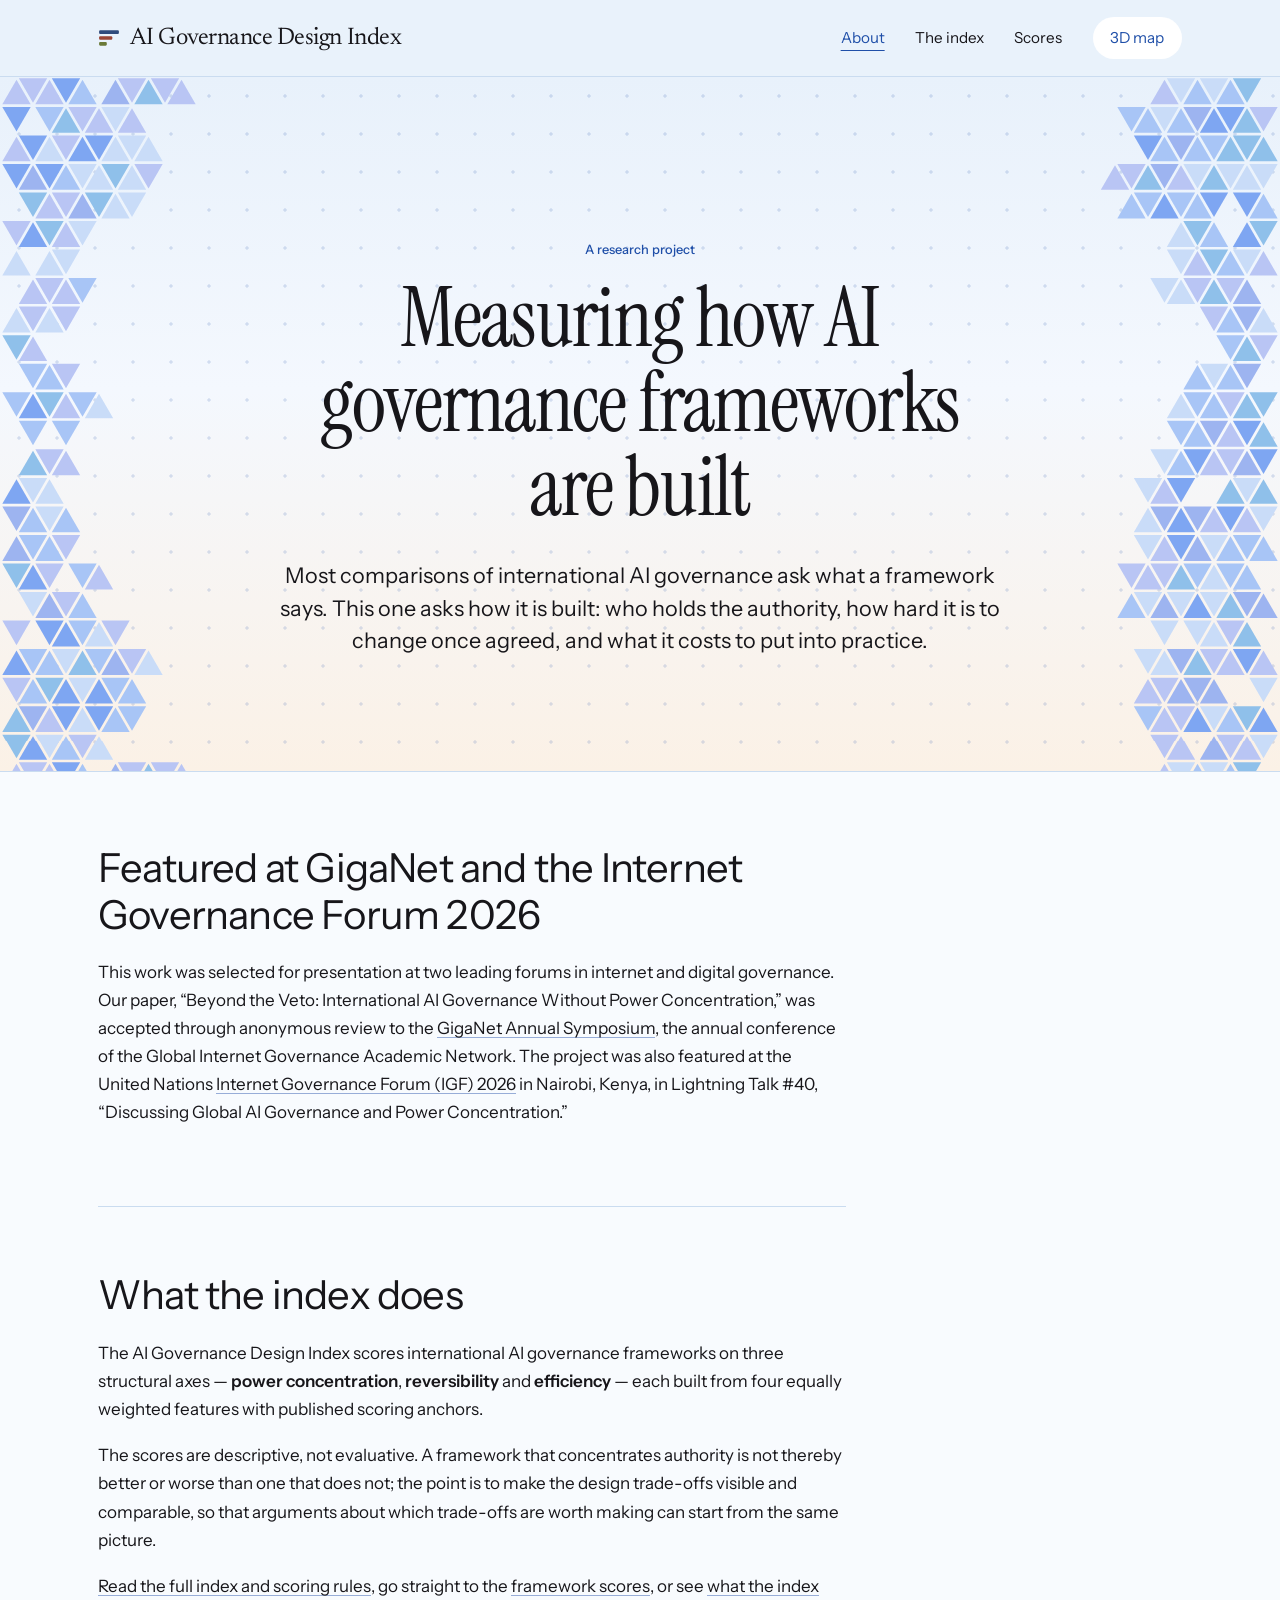
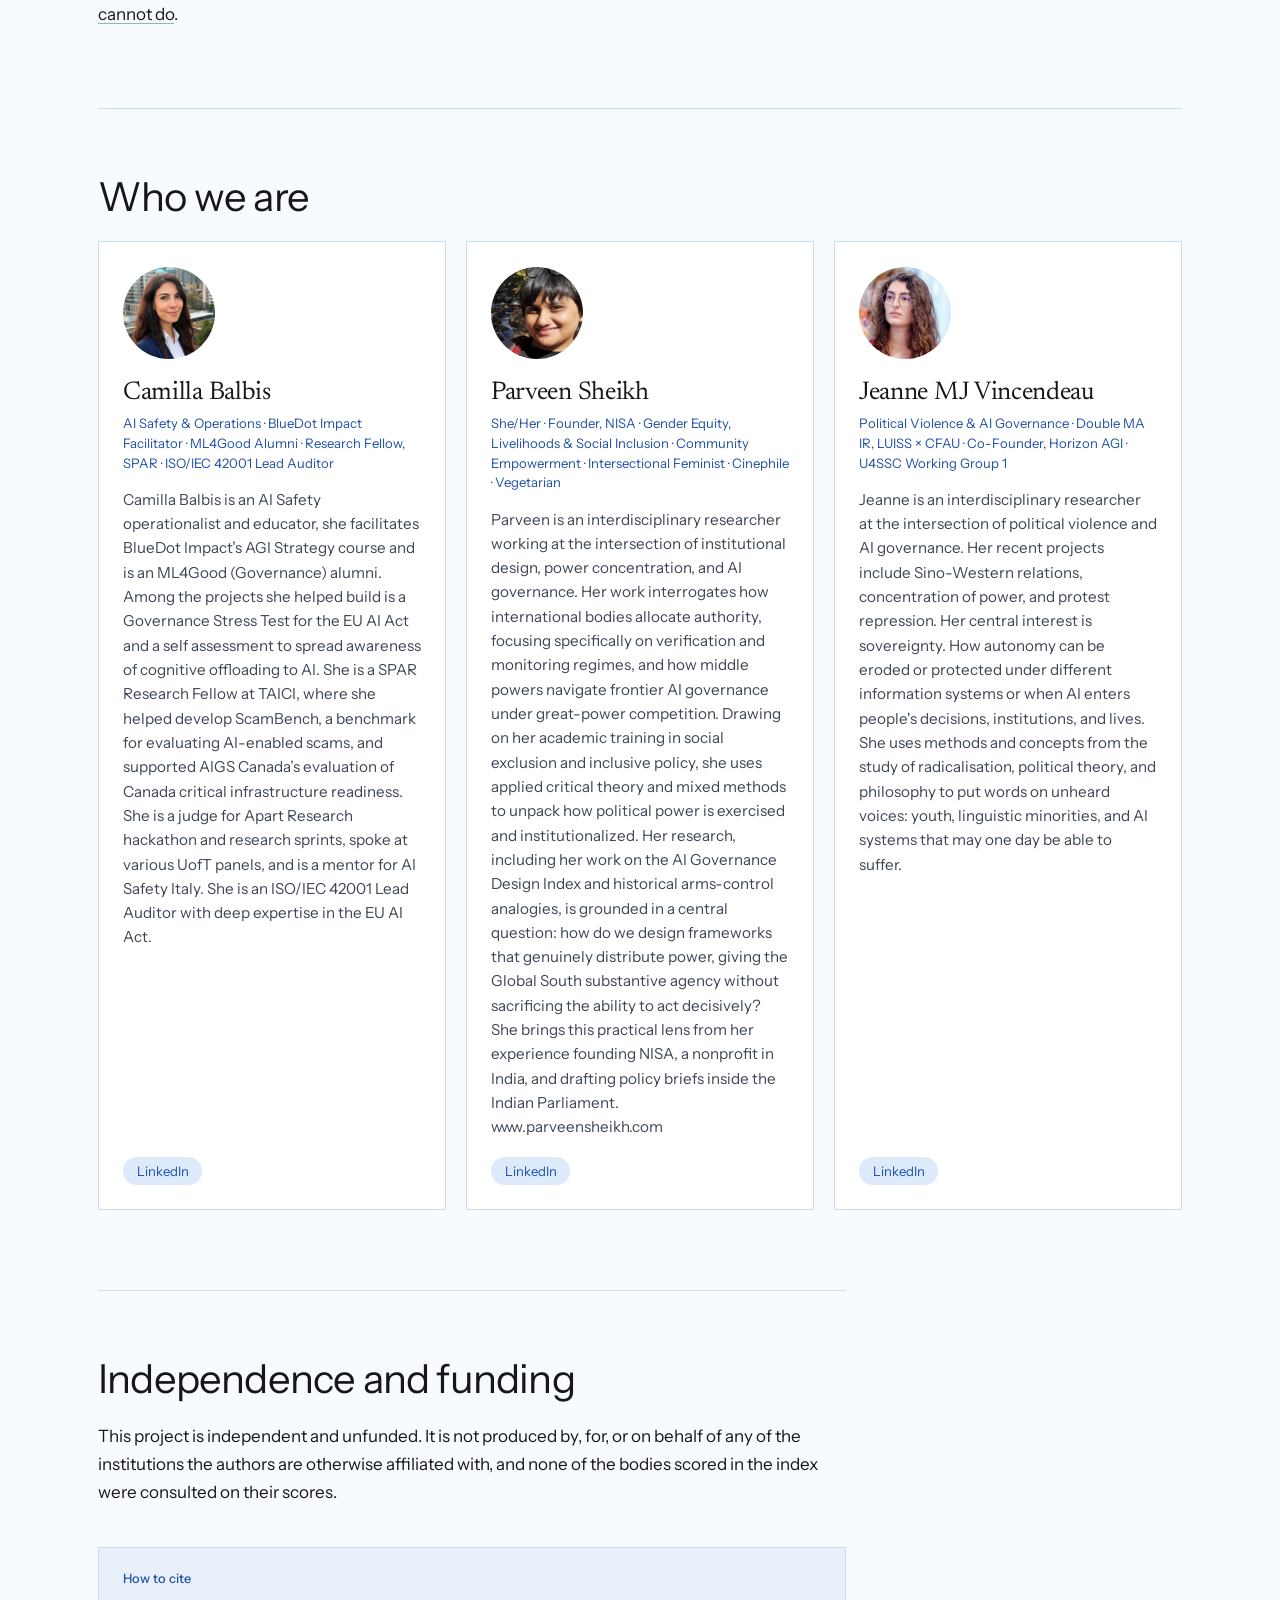
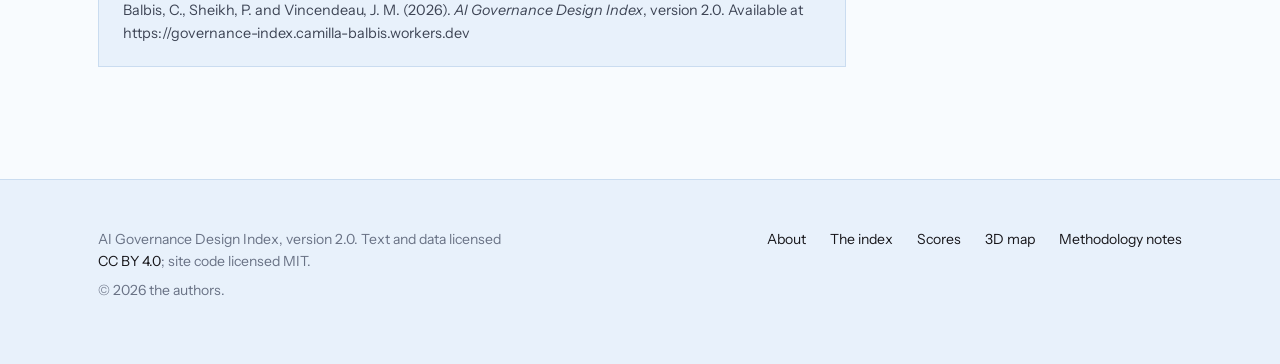
<file: index.html>
<!DOCTYPE html>
<html lang="en">
<head>
<meta charset="utf-8">
<meta name="viewport" content="width=device-width, initial-scale=1">

<!-- EDIT ME: page title, shown in the browser tab and in Google results -->
<title>AI Governance Design Index</title>
<meta name="description" content="An index that measures how international AI governance frameworks concentrate power, how reversible their commitments are, and how efficiently they translate decisions into implementation.">

<!-- EDIT ME: replace https://example.org with your real domain once you have it -->
<link rel="canonical" href="https://example.org/">
<meta property="og:type" content="website">
<meta property="og:title" content="AI Governance Design Index">
<meta property="og:description" content="An index that measures how international AI governance frameworks concentrate power, how reversible their commitments are, and how efficiently they translate decisions into implementation.">
<meta property="og:url" content="https://example.org/">
<meta property="og:image" content="https://example.org/assets/img/social-card.png">
<meta name="twitter:card" content="summary_large_image">

<link rel="icon" href="assets/img/favicon.svg" type="image/svg+xml">
<link rel="preconnect" href="https://fonts.googleapis.com">
<link rel="preconnect" href="https://fonts.gstatic.com" crossorigin>
<link href="https://fonts.googleapis.com/css2?family=Instrument+Sans:wght@400..700&family=Instrument+Serif:ital@0;1&family=Newsreader:opsz,wght@6..72,400..500&family=Inter:wght@400..700&display=swap" rel="stylesheet">
<link rel="stylesheet" href="assets/style.css">
</head>
<body>

<a class="skip-link" href="#main">Skip to content</a>

<!-- ==========================================================================
     HEADER — identical on every page. If you change it here, change it in
     rubric.html and frameworks.html too.
     ========================================================================== -->
<header class="site-header">
  <div class="wrap">
    <a class="brand" href="index.html">
      <span class="mark" aria-hidden="true">
        <svg width="20" height="20" viewBox="0 0 20 20" fill="none">
          <rect x="1" y="3"  width="18" height="3.4" rx="1" fill="#2F4B7C"/>
          <rect x="1" y="8.3" width="12" height="3.4" rx="1" fill="#9A4636"/>
          <rect x="1" y="13.6" width="7" height="3.4" rx="1" fill="#6A7A38"/>
        </svg>
      </span>
      AI Governance Design Index
    </a>
    <nav class="site-nav" aria-label="Main">
      <a href="index.html" aria-current="page">About</a>
      <a href="rubric.html">The index</a>
      <a href="frameworks.html">Scores</a>
      <a href="explore.html">3D map</a>
    </nav>
  </div>
</header>

<main id="main">
  <div class="wrap">

    <div class="opener prose-wide">
      <span class="label">A research project</span>
      <h1>Measuring how AI governance frameworks are built</h1>
      <p class="lede">
        Most comparisons of international AI governance ask what a framework says.
        This one asks how it is built: who holds the authority, how hard it is to
        change once agreed, and what it costs to put into practice.
      </p>
      <hr class="opener-rule">
    </div>

    <!-- ======================================================================
         FEATURED AT GIGANET AND IGF 2026
         ====================================================================== -->
    <section class="prose">
      <h2>Featured at GigaNet and the Internet Governance Forum 2026</h2>
      <p>
        This work was selected for presentation at two leading forums in
        internet and digital governance. Our paper, “Beyond the Veto:
        International AI Governance Without Power Concentration,” was accepted
        through anonymous review to the
        <a href="https://giga-net.org/giganet-annual-symposium/" rel="noopener">GigaNet Annual Symposium</a>,
        the annual conference of the Global Internet Governance Academic Network.
        The project was also featured at the United Nations
        <a href="https://intgovforum.org/en/dashboard/igf-2026" rel="noopener">Internet Governance Forum (IGF) 2026</a>
        in Nairobi, Kenya, in Lightning Talk #40, “Discussing Global AI
        Governance and Power Concentration.”
      </p>
    </section>

    <!-- ======================================================================
         ABOUT THE PROJECT
         ====================================================================== -->
    <section class="prose">
      <h2>What the index does</h2>
      <p>
        The AI Governance Design Index scores international AI governance
        frameworks on three structural axes — <strong>power concentration</strong>,
        <strong>reversibility</strong> and <strong>efficiency</strong> — each built
        from four equally weighted features with published scoring anchors.
      </p>
      <p>
        The scores are descriptive, not evaluative. A framework that concentrates
        authority is not thereby better or worse than one that does not; the point
        is to make the design trade-offs visible and comparable, so that arguments
        about which trade-offs are worth making can start from the same picture.
      </p>
      <p>
        <a href="rubric.html">Read the full index and scoring rules</a>, go
        straight to the <a href="frameworks.html">framework scores</a>, or see
        <a href="methodology.html">what the index cannot do</a>.
      </p>
    </section>

    <!-- ======================================================================
         THE TEAM
         --------------------------------------------------------------------
         For each person: name, role line, bio, LinkedIn URL and photo.

         Photos: put a square image (at least 300 × 300 pixels, JPG or PNG) in
         assets/img/ and change the src="..." below to match its file name.
         The site crops it to a circle for you.
         ====================================================================== -->
    <section>
      <h2 class="prose">Who we are</h2>
      <ul class="people">

        <li class="person">
          <img src="assets/img/camilla-balbis.jpg" alt="Portrait of Camilla Balbis" width="104" height="104">
          <h3>Camilla Balbis</h3>
          <p class="role">AI Safety &amp; Operations · BlueDot Impact Facilitator · ML4Good Alumni · Research Fellow, SPAR · ISO/IEC 42001 Lead Auditor</p>
          <p class="bio">
            Camilla Balbis is an AI Safety operationalist and educator, she
            facilitates BlueDot Impact’s AGI Strategy course and is an ML4Good
            (Governance) alumni. Among the projects she helped build is a
            Governance Stress Test for the EU AI Act and a self assessment to
            spread awareness of cognitive offloading to AI. She is a SPAR Research
            Fellow at TAICI, where she helped develop ScamBench, a benchmark for
            evaluating AI-enabled scams, and supported AIGS Canada’s evaluation of
            Canada critical infrastructure readiness. She is a judge for Apart
            Research hackathon and research sprints, spoke at various UofT panels,
            and is a mentor for AI Safety Italy. She is an ISO/IEC 42001 Lead
            Auditor with deep expertise in the EU AI Act.
          </p>
          <p class="links">
            <a href="https://www.linkedin.com/in/camillabalbis/" rel="me noopener">LinkedIn</a>
          </p>
        </li>

        <li class="person">
          <img src="assets/img/parveen-sheikh.jpg" alt="Portrait of Parveen Sheikh" width="104" height="104">
          <h3>Parveen Sheikh</h3>
          <p class="role">She/Her · Founder, NISA · Gender Equity, Livelihoods &amp; Social Inclusion · Community Empowerment · Intersectional Feminist · Cinephile · Vegetarian</p>
          <p class="bio">
            Parveen is an interdisciplinary researcher working at the intersection of institutional design, power concentration, and AI governance.
               Her work interrogates how international bodies allocate authority, focusing specifically on verification and monitoring regimes, and how middle powers
               navigate frontier AI governance under great-power competition. Drawing on her academic training in social exclusion and inclusive policy, she uses applied
               critical theory and mixed methods to unpack how political power is exercised and institutionalized. Her research, including her work on the AI Governance Design Index
               and historical arms-control analogies, is grounded in a central question: how do we design frameworks that genuinely distribute power, giving the Global South substantive
               agency without sacrificing the ability to act decisively? She brings this practical lens from her experience founding NISA, a nonprofit in India, and drafting policy briefs
               inside the Indian Parliament. www.parveensheikh.com
          </p>
          <p class="links">
            <a href="https://parveensheikh.com" rel="noopener">LinkedIn</a>
          </p>
        </li>

        <li class="person">
          <img src="assets/img/jeanne-vincendeau.jpg" alt="Portrait of Jeanne MJ Vincendeau" width="104" height="104">
          <h3>Jeanne MJ Vincendeau</h3>
          <p class="role">Political Violence &amp; AI Governance · Double MA IR, LUISS × CFAU · Co-Founder, Horizon AGI · U4SSC Working Group 1</p>
          <p class="bio">
            Jeanne is an interdisciplinary researcher at the intersection of political
            violence and AI governance. Her recent projects include Sino-Western relations,
            concentration of power, and protest repression. Her central interest is sovereignty.
           How autonomy can be eroded or protected under different information systems or when
           AI enters people's decisions, institutions, and lives. She uses methods and concepts
           from the study of radicalisation, political theory, and philosophy to put words
           on unheard voices: youth, linguistic minorities, and AI systems that may one day
           be able to suffer.
          </p>
          <p class="links">
            <a href="https://jeanne-evana.github.io/portfolio/#/" rel="noopener">LinkedIn</a>
          </p>
        </li>

      </ul>
    </section>

    <!-- ======================================================================
         INDEPENDENCE + HOW TO CITE
         ====================================================================== -->
    <section class="prose">
      <h2>Independence and funding</h2>
      <p>
        This project is independent and unfunded. It is not produced by, for, or
        on behalf of any of the institutions the authors are otherwise affiliated
        with, and none of the bodies scored in the index were consulted on their
        scores.
      </p>

      <div class="cite">
        <span class="label">How to cite</span>
        <p>
          Balbis, C., Sheikh, P. and Vincendeau, J. M. (2026).
          <em>AI Governance Design Index</em>, version 2.0.
          Available at https://governance-index.camilla-balbis.workers.dev
        </p>
      </div>

    </section>

  </div>
</main>

<!-- ==========================================================================
     FOOTER — identical on every page.
     ========================================================================== -->
<footer class="site-footer">
  <div class="wrap">
    <div>
      <p>
        AI Governance Design Index, version 2.0. Text and data licensed
        <a href="https://creativecommons.org/licenses/by/4.0/" rel="license noopener">CC&nbsp;BY&nbsp;4.0</a>;
        site code licensed MIT.
      </p>
      <p>&copy; <span data-year>2026</span> the authors.</p>
    </div>
    <nav aria-label="Footer">
      <a href="index.html">About</a>
      <a href="rubric.html">The index</a>
      <a href="frameworks.html">Scores</a>
      <a href="explore.html">3D map</a>
      <a href="methodology.html">Methodology notes</a>
    </nav>
  </div>
</footer>

<script src="assets/site.js" defer></script>
</body>
</html>
</file>
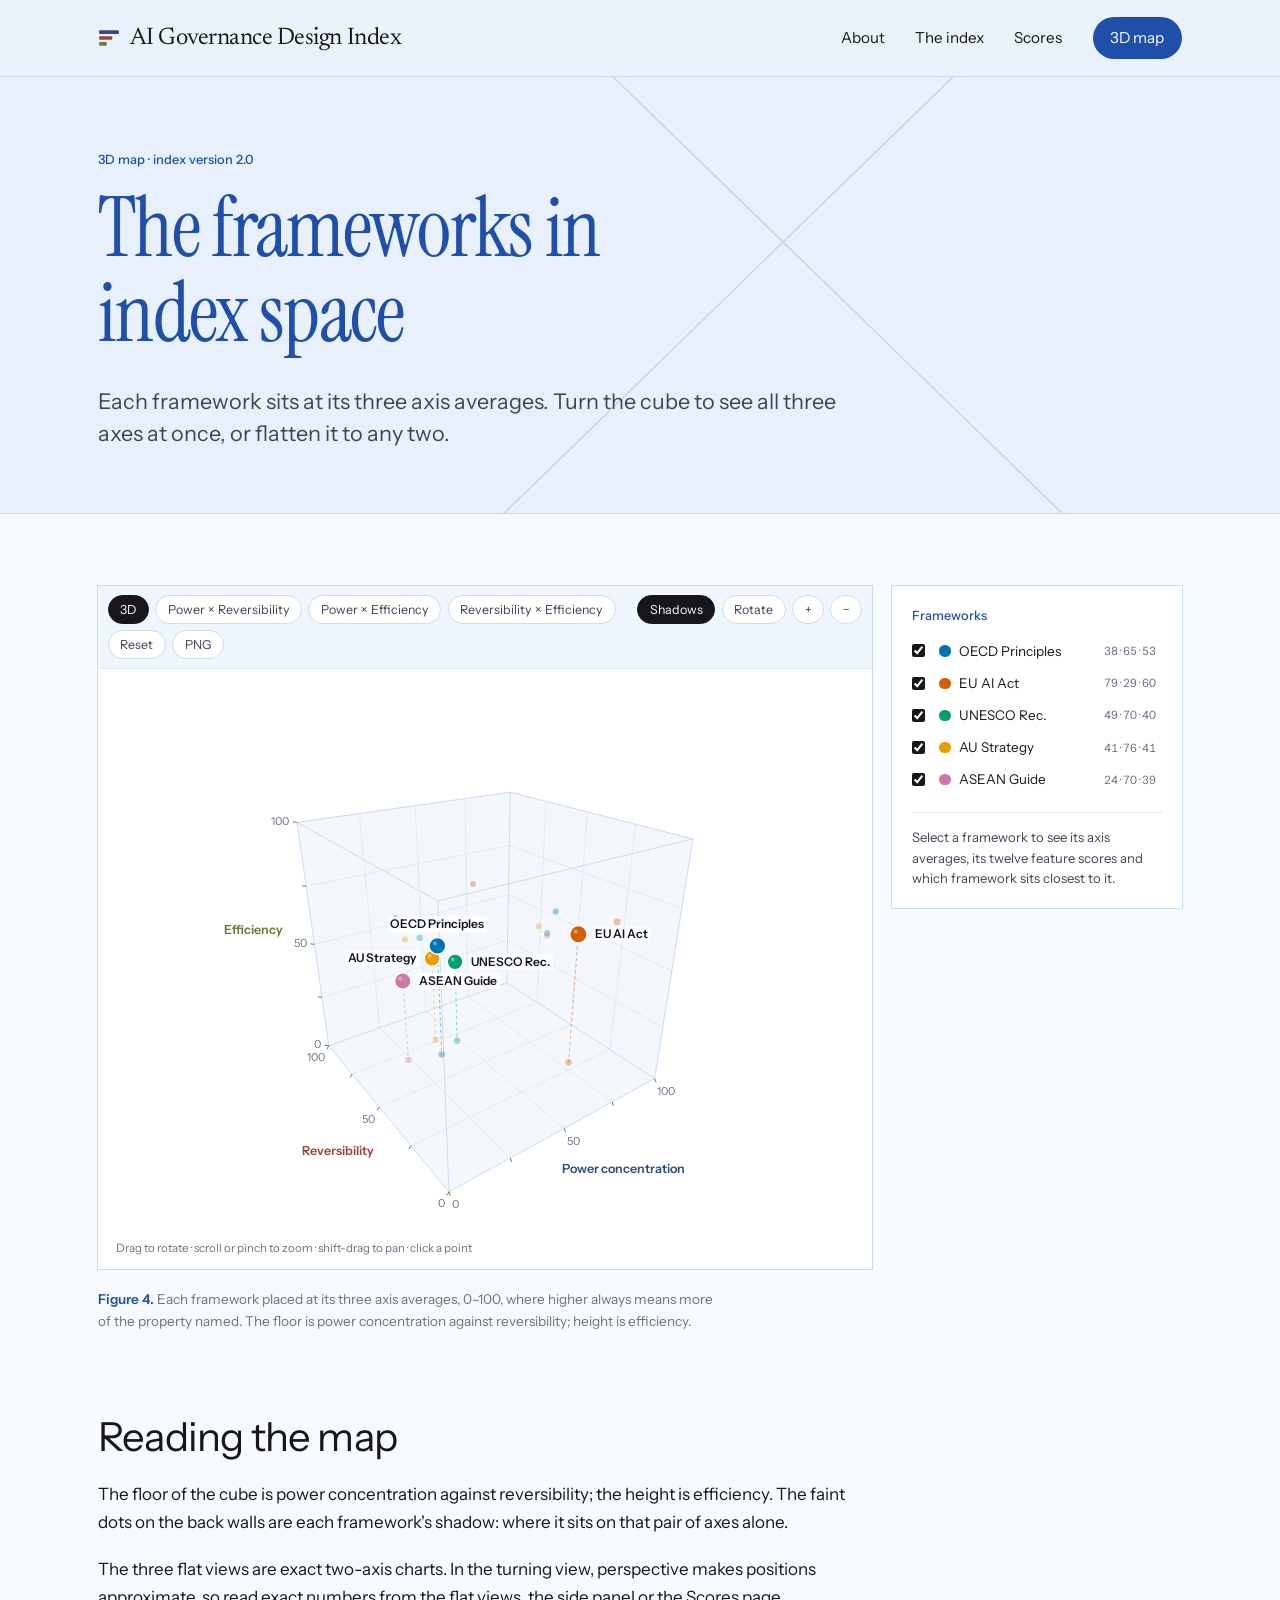
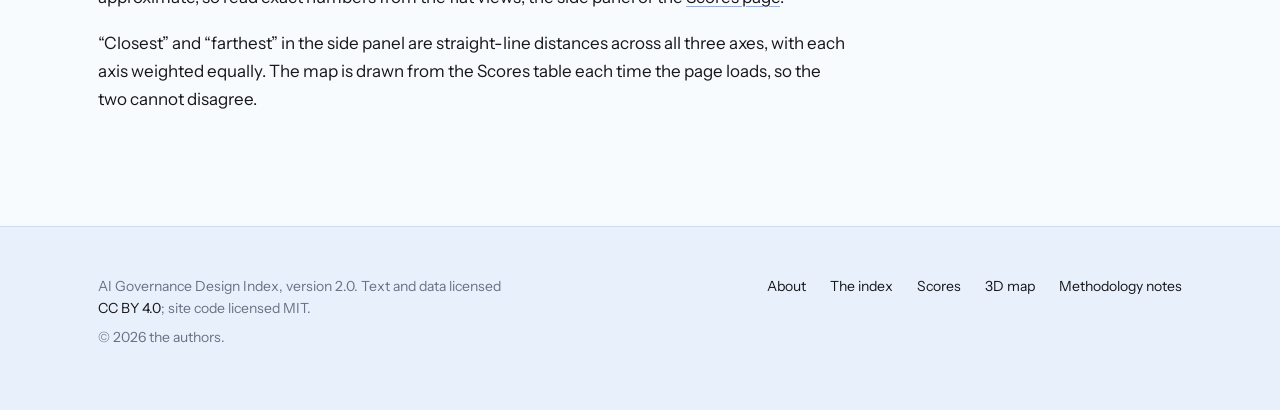
<file: explore.html>
<!DOCTYPE html>
<html lang="en">
<head>
<meta charset="utf-8">
<meta name="viewport" content="width=device-width, initial-scale=1">

<title>3D map — AI Governance Design Index</title>
<meta name="description" content="An interactive 3D map placing five international AI governance frameworks by power concentration, reversibility and efficiency.">

<link rel="canonical" href="https://example.org/explore.html">
<meta property="og:type" content="article">
<meta property="og:title" content="3D map — AI Governance Design Index">
<meta property="og:description" content="An interactive 3D map placing five international AI governance frameworks by power concentration, reversibility and efficiency.">
<meta property="og:url" content="https://example.org/explore.html">
<meta property="og:image" content="https://example.org/assets/img/social-card.png">
<meta name="twitter:card" content="summary_large_image">

<link rel="icon" href="assets/img/favicon.svg" type="image/svg+xml">
<link rel="preconnect" href="https://fonts.googleapis.com">
<link rel="preconnect" href="https://fonts.gstatic.com" crossorigin>
<link href="https://fonts.googleapis.com/css2?family=Instrument+Sans:wght@400..700&family=Instrument+Serif:ital@0;1&family=Newsreader:opsz,wght@6..72,400..500&family=Inter:wght@400..700&display=swap" rel="stylesheet">
<link rel="stylesheet" href="assets/style.css">

<!-- ==========================================================================
     Styles for the 3D map only. Colours come from assets/style.css, so if you
     change the site's colours there, this page follows automatically.
     ========================================================================== -->
<style>
.space { display: grid; grid-template-columns: minmax(0, 1fr) 290px; gap: 1.25rem; align-items: start; margin: 0; }
@media (max-width: 880px) { .space { grid-template-columns: 1fr; } }

.space-stage { position: relative; border-radius: var(--radius, 4px); background: var(--paper); box-shadow: var(--shadow, 0 0 0 1px var(--rule)); overflow: hidden; }
.space-toolbar { display: flex; flex-wrap: wrap; gap: .4rem; padding: .6rem; border-bottom: 1px solid var(--rule-soft); background: var(--paper-2); }
.space-toolbar .sep { flex: 1; }
.space button {
  font-family: var(--sans); font-size: .78rem; line-height: 1.4; color: var(--ink-soft);
  background: var(--paper); border: 1px solid var(--rule); border-radius: 999px;
  padding: .28rem .72rem; cursor: pointer; white-space: nowrap;
}
.space button:hover { color: var(--ink); border-color: var(--ink-faint); }
.space button[aria-pressed="true"] { background: var(--ink); color: var(--paper); border-color: var(--ink); }
.space .iconbtn { width: 2rem; padding-inline: 0; text-align: center; }

.space canvas { display: block; width: 100%; height: clamp(380px, 60vw, 600px); max-height: 72vh; touch-action: none; cursor: grab; outline: none; }
.space canvas:active { cursor: grabbing; }
.space canvas:focus-visible { box-shadow: inset 0 0 0 2px var(--accent); }

.space-hint {
  position: absolute; left: .75rem; bottom: .6rem; pointer-events: none;
  font-family: var(--sans); font-size: .72rem; color: var(--ink-faint);
  background: color-mix(in srgb, var(--paper) 85%, transparent); padding: .1rem .4rem; border-radius: 3px;
}
@media (max-width: 600px) { .space-hint { display: none; } }
.space-tip {
  position: absolute; pointer-events: none; white-space: nowrap; opacity: 0; transition: opacity .12s;
  font-family: var(--sans); font-size: .78rem; line-height: 1.45;
  background: var(--ink); color: var(--paper); padding: .45rem .6rem; border-radius: 4px;
  transform: translate(-50%, calc(-100% - 14px));
}
.space-tip b { display: block; font-size: .84rem; }
.space-tip.show { opacity: 1; }
.space-loading { position: absolute; inset: 3.2rem 0 0; display: grid; place-items: center; font-family: var(--sans); font-size: .85rem; color: var(--ink-faint); }

.space-panel { font-family: var(--sans); border-radius: var(--radius, 4px); box-shadow: var(--shadow, 0 0 0 1px var(--rule)); padding: 1.2rem 1.25rem; background: var(--paper); }
.space-panel > .label { display: block; margin-bottom: .55rem; }
.space-legend { list-style: none; margin: 0 0 1rem; padding: 0; }
.space-legend li { display: flex; align-items: center; gap: .5rem; padding: .12rem 0; }
.space-legend input { margin: 0; accent-color: var(--ink); }
.space .space-legend button {
  flex: 1; display: flex; align-items: center; gap: .55rem; text-align: left;
  border: 0; border-radius: 3px; background: transparent; padding: .3rem .4rem; font-size: .84rem; color: var(--ink);
}
.space .space-legend button:hover { background: var(--paper-2); }
.space .space-legend button.sel { background: var(--paper-2); font-weight: 600; }
.space .space-legend button:disabled { color: var(--ink-faint); cursor: default; }
.space-legend .sw { width: .7rem; height: .7rem; border-radius: 50%; flex: none; }
.space-legend .nums { margin-left: auto; font-size: .72rem; color: var(--ink-faint); font-variant-numeric: tabular-nums; }

.space-detail { border-top: 1px solid var(--rule-soft); padding-top: .9rem; font-size: .84rem; }
.space-detail h3 { font-size: .98rem; margin: 0 0 .1rem; }
.space-detail .fw-meta { font-size: .75rem; color: var(--ink-faint); margin: 0 0 .9rem; }
.space-detail .near { font-size: .78rem; color: var(--ink-soft); margin: .9rem 0 0; line-height: 1.5; }
.space-feat { width: 100%; border-collapse: collapse; margin-top: .8rem; font-size: .76rem; }
.space-feat td { padding: .26rem 0; border-bottom: 1px solid var(--rule-soft); vertical-align: top; }
.space-feat td:last-child { text-align: right; white-space: nowrap; padding-left: .5rem; font-variant-numeric: tabular-nums; font-weight: 600; }
.space-feat .grp td { padding-top: .7rem; font-size: .66rem; font-weight: 700; letter-spacing: .1em; text-transform: uppercase; }
.space-feat .num { color: var(--ink-faint); font-weight: 600; margin-right: .3rem; font-variant-numeric: tabular-nums; }
.space-feat a { text-decoration: none; }
.space-feat a:hover { text-decoration: underline; }
.space-feat .raw { color: var(--ink-faint); font-weight: 500; }

.space figcaption { grid-column: 1 / -1; margin-top: 0; }
figure.space ~ section { margin-top: clamp(3rem, 6.5vw, 5rem); }
</style>
</head>
<body>

<a class="skip-link" href="#main">Skip to content</a>

<header class="site-header">
  <div class="wrap">
    <a class="brand" href="index.html">
      <span class="mark" aria-hidden="true">
        <svg width="20" height="20" viewBox="0 0 20 20" fill="none">
          <rect x="1" y="3"  width="18" height="3.4" rx="1" fill="#2F4B7C"/>
          <rect x="1" y="8.3" width="12" height="3.4" rx="1" fill="#9A4636"/>
          <rect x="1" y="13.6" width="7" height="3.4" rx="1" fill="#6A7A38"/>
        </svg>
      </span>
      AI Governance Design Index
    </a>
    <nav class="site-nav" aria-label="Main">
      <a href="index.html">About</a>
      <a href="rubric.html">The index</a>
      <a href="frameworks.html">Scores</a>
      <a href="explore.html" aria-current="page">3D map</a>
    </nav>
  </div>
</header>

<main id="main">
  <div class="wrap">

    <div class="opener prose-wide">
      <span class="label">3D map · index version 2.0</span>
      <h1>The frameworks in index space</h1>
      <p class="lede">
        Each framework sits at its three axis averages. Turn the cube to see
        all three axes at once, or flatten it to any two.
      </p>
      <hr class="opener-rule">
    </div>

    <!-- The draft-coding notice below appears automatically while the Scores
         page still has its notice. Delete that one and this one goes too. -->
    <div id="space-notice"></div>

    <figure class="space">
      <div class="space-stage">
        <div class="space-toolbar" role="toolbar" aria-label="View controls">
          <button data-view="iso" aria-pressed="true">3D</button>
          <button data-view="top" aria-pressed="false"></button>
          <button data-view="front" aria-pressed="false"></button>
          <button data-view="side" aria-pressed="false"></button>
          <span class="sep"></span>
          <button id="t-shadows" aria-pressed="true" title="Show each framework's shadow on the back walls">Shadows</button>
          <button id="t-spin" aria-pressed="false">Rotate</button>
          <button class="iconbtn" id="z-in" aria-label="Zoom in">+</button>
          <button class="iconbtn" id="z-out" aria-label="Zoom out">&minus;</button>
          <button id="reset">Reset</button>
          <button id="png" title="Download the current view as an image">PNG</button>
        </div>
        <canvas id="space-canvas" tabindex="0" role="img" aria-label="Interactive 3D scatter plot of the frameworks"></canvas>
        <div class="space-loading" id="space-loading">Loading scores…</div>
        <div class="space-tip" id="space-tip"></div>
        <div class="space-hint">Drag to rotate · scroll or pinch to zoom · shift-drag to pan · click a point</div>
      </div>

      <aside class="space-panel">
        <span class="label">Frameworks</span>
        <ul class="space-legend" id="space-legend"></ul>
        <div class="space-detail" id="space-detail"></div>
      </aside>

      <figcaption id="space-caption"></figcaption>
    </figure>

    <p class="provenance" id="space-source" hidden></p>

    <section class="prose">
      <h2>Reading the map</h2>
      <p>
        The floor of the cube is power concentration against reversibility;
        the height is efficiency. The faint dots on the back walls are each
        framework's shadow: where it sits on that pair of axes alone.
      </p>
      <p>
        The three flat views are exact two-axis charts. In the turning view,
        perspective makes positions approximate, so read exact numbers from
        the flat views, the side panel or the
        <a href="frameworks.html">Scores page</a>.
      </p>
      <p>
        “Closest” and “farthest” in the side panel are straight-line distances
        across all three axes, with each axis weighted equally. The map is drawn
        from the Scores table each time the page loads, so the two cannot
        disagree.
      </p>
    </section>

  </div>
</main>

<footer class="site-footer">
  <div class="wrap">
    <div>
      <p>
        AI Governance Design Index, version 2.0. Text and data licensed
        <a href="https://creativecommons.org/licenses/by/4.0/" rel="license noopener">CC&nbsp;BY&nbsp;4.0</a>;
        site code licensed MIT.
      </p>
      <p>&copy; <span data-year>2026</span> the authors.</p>
    </div>
    <nav aria-label="Footer">
      <a href="index.html">About</a>
      <a href="rubric.html">The index</a>
      <a href="frameworks.html">Scores</a>
      <a href="explore.html">3D map</a>
      <a href="methodology.html">Methodology notes</a>
    </nav>
  </div>
</footer>

<script src="assets/site.js" defer></script>

<script>
/* ==========================================================================
   3D map
   --------------------------------------------------------------------------
   You do not need to edit this to change any scores. The map reads the score
   table on frameworks.html every time it loads, so a score you change there
   shows up here automatically. A new framework added to that table (with its
   summary card) appears here too.

   The only things you might want to change are the two settings just below.
   ========================================================================== */

/* Dot colour for each framework, keyed by the data-fw code used in the table.
   A framework without an entry here gets a spare colour automatically. */
var FRAMEWORK_COLOURS = {
  oecd:  "#0072B2",
  eu:    "#D55E00",
  un:    "#009E73",
  au:    "#E69F00",
  asean: "#CC79A7"
};

/* A saved copy of the scores, used ONLY when the live table cannot be read —
   which is what happens if you double-click this file on your own computer,
   because browsers block one local file from reading another. On the live
   site it is never used, so you do not need to keep it up to date. */
var SAVED_COPY = {
  date: "10 November 2026",
  notice: "Draft coding — awaiting author review",
  frameworks: [
    { id: "oecd",  short: "OECD Principles", name: "OECD AI Principles",         meta: "Adopted 2019" },
    { id: "eu",    short: "EU AI Act",       name: "EU AI Act",                  meta: "Adopted 2024" },
    { id: "un",    short: "UNESCO Rec.",     name: "UNESCO Recommendation",      meta: "Adopted 2021" },
    { id: "au",    short: "AU Strategy",     name: "AU Continental AI Strategy", meta: "Endorsed 2024" },
    { id: "asean", short: "ASEAN Guide",     name: "ASEAN Guide",                meta: "Adopted 2024" }
  ],
  //       id     name                             link             reverse  oecd eu  un  au  asean
  axes: [
    { n: 1, label: "Power concentration", rows: [
      ["1.1", "Decision-making concentration", "rubric.html#pc-1", false, [15, 75, 30, 20, 5]],
      ["1.2", "Agenda-setting concentration",  "rubric.html#pc-2", false, [45, 90, 60, 55, 30]],
      ["1.3", "Resource concentration",        "rubric.html#pc-3", false, [35, 70, 35, 45, 20]],
      ["1.4", "Technical concentration",       "rubric.html#pc-4", false, [55, 80, 70, 45, 40]] ] },
    { n: 2, label: "Reversibility", rows: [
      ["2.1", "Exit possibility",              "rubric.html#rv-1", false, [100, 0, 95, 100, 100]],
      ["2.2", "Amendment difficulty",          "rubric.html#rv-2", true,  [60, 45, 30, 35, 40]],
      ["2.3", "Sunset mechanisms",             "rubric.html#rv-3", false, [50, 50, 55, 65, 35]],
      ["2.4", "Path dependency",               "rubric.html#rv-4", true,  [30, 90, 40, 25, 15]] ] },
    { n: 3, label: "Efficiency", rows: [
      ["3.1", "Deliberation speed",            "rubric.html#ef-1", false, [80, 45, 50, 65, 75]],
      ["3.2", "Binding implementation",        "rubric.html#ef-2", false, [10, 75, 15, 5, 0]],
      ["3.3", "Optimised coordination",        "rubric.html#ef-3", false, [80, 50, 45, 70, 75]],
      ["3.4", "Compliance verification",       "rubric.html#ef-4", false, [40, 70, 50, 25, 5]] ] }
  ]
};

/* ==========================================================================
   Below here: reading the table and drawing. No need to touch it.
   ========================================================================== */
(function () {
  "use strict";

  var SPARE = ["#56B4E9", "#7A5195", "#8C6D31", "#3A8F5C", "#B04A7A", "#4D4D4D"];

  /* ---------- reading the Scores table ---------- */

  function readMatrix(doc) {
    var table = doc.querySelector("table.matrix");
    if (!table) throw new Error("no score table found");
    var heads = Array.from(table.querySelectorAll("thead th")).slice(1).map(function (t) { return t.textContent.trim(); });
    var axes = Array.from(table.querySelectorAll("tbody[data-axis]")).map(function (body) {
      var gh = body.querySelector("tr.group-head th");
      var label = (gh ? gh.textContent : "").replace(/^\s*Axis\s*\d+\s*[·:\-–]\s*/i, "").trim();
      var features = Array.from(body.querySelectorAll("tr")).filter(function (r) {
        return !r.classList.contains("group-head") && !r.classList.contains("mean-row");
      }).map(function (r) {
        var th = r.querySelector("th"), num = th.querySelector(".num"), a = th.querySelector("a");
        var id = num ? num.textContent.trim() : "";
        var scores = {};
        r.querySelectorAll("td.score[data-fw]").forEach(function (td) {
          scores[td.getAttribute("data-fw")] = parseFloat(td.getAttribute("data-score"));
        });
        return {
          id: id,
          name: a ? a.textContent.trim() : th.textContent.replace(id, "").trim(),
          href: a ? a.getAttribute("href") : "",
          reverse: r.getAttribute("data-reverse") === "true",
          scores: scores
        };
      });
      return { n: parseInt(body.getAttribute("data-axis"), 10), label: label, features: features };
    });
    var firstRow = table.querySelector("tbody[data-axis] tr:not(.group-head)");
    var codes = Array.from(firstRow.querySelectorAll("td.score[data-fw]")).map(function (td) { return td.getAttribute("data-fw"); });
    var frameworks = codes.map(function (id, i) {
      var card = doc.querySelector('.summary-card[data-fw="' + id + '"]');
      var h = card && card.querySelector("h3"), m = card && card.querySelector(".fw-meta");
      return { id: id, short: heads[i] || id, name: h ? h.textContent.trim() : (heads[i] || id), meta: m ? m.textContent.trim() : "" };
    });
    var notice = doc.querySelector(".notice .label");
    if (axes.length !== 3 || !frameworks.length) throw new Error("unexpected table shape");
    return { axes: axes, frameworks: frameworks, notice: notice ? notice.textContent.trim() : "" };
  }

  function fromSavedCopy() {
    var ids = SAVED_COPY.frameworks.map(function (f) { return f.id; });
    return {
      notice: SAVED_COPY.notice,
      frameworks: SAVED_COPY.frameworks.map(function (f) { return Object.assign({}, f); }),
      axes: SAVED_COPY.axes.map(function (a) {
        return { n: a.n, label: a.label, features: a.rows.map(function (r) {
          var scores = {}; ids.forEach(function (id, i) { scores[id] = r[4][i]; });
          return { id: r[0], name: r[1], href: r[2], reverse: r[3], scores: scores };
        }) };
      })
    };
  }

  function load() {
    return fetch("frameworks.html", { cache: "no-cache" })
      .then(function (res) { if (!res.ok) throw new Error("HTTP " + res.status); return res.text(); })
      .then(function (html) { return { data: readMatrix(new DOMParser().parseFromString(html, "text/html")), live: true }; })
      .catch(function (err) { return { data: fromSavedCopy(), live: false, why: err }; });
  }

  /* ---------- state ---------- */

  var AXES = [], FRAMEWORKS = [];
  var entered = function (ft, id) { return ft.reverse ? 100 - ft.scores[id] : ft.scores[id]; };
  var r0 = function (v) { return Math.round(v); };
  var clamp = function (v, a, b) { return Math.max(a, Math.min(b, v)); };
  var toCube = function (v) { return v / 50 - 1; };
  // World axes: x = axis 1, y (vertical) = axis 3, z = axis 2
  var AX_OF = [0, 2, 1];
  var worldPos = function (f) { return [toCube(f.means[0]), toCube(f.means[2]), toCube(f.means[1])]; };
  var shortLabel = function (i) { return AXES[i].label.split(" ")[0]; };

  function prepare(data) {
    AXES = data.axes; FRAMEWORKS = data.frameworks;
    var spare = 0;
    FRAMEWORKS.forEach(function (f) {
      f.color = FRAMEWORK_COLOURS[f.id] || SPARE[spare++ % SPARE.length];
      f.means = AXES.map(function (a) {
        var vals = a.features.map(function (ft) { return entered(ft, f.id); });
        return vals.every(isFinite) ? vals.reduce(function (s, v) { return s + v; }, 0) / vals.length : NaN;
      });
      f.complete = f.means.every(isFinite);
      f.visible = f.complete;
    });
  }

  /* ---------- canvas ---------- */

  var canvas = document.getElementById("space-canvas");
  var ctx = canvas.getContext("2d");
  var tip = document.getElementById("space-tip");
  var W = 0, H = 0, DPR = 1, theme = {}, ready = false;

  function readTheme() {
    var cs = getComputedStyle(document.documentElement);
    ["--paper", "--paper-2", "--ink", "--ink-soft", "--ink-faint", "--rule", "--rule-soft", "--sans", "--axis-1", "--axis-2", "--axis-3"]
      .forEach(function (k) { theme[k] = cs.getPropertyValue(k).trim(); });
  }
  function resize() {
    var r = canvas.getBoundingClientRect();
    DPR = Math.min(window.devicePixelRatio || 1, 2);
    W = r.width; H = r.height;
    canvas.width = Math.round(W * DPR); canvas.height = Math.round(H * DPR);
    requestDraw();
  }

  var BASE_DIST = 4.6;
  var VIEWS = {
    iso:   { yaw: 0.62,         pitch: 0.46,        ortho: 0 },
    top:   { yaw: 0,            pitch: Math.PI / 2, ortho: 1 },
    front: { yaw: 0,            pitch: 0,           ortho: 1 },
    side:  { yaw: -Math.PI / 2, pitch: 0,           ortho: 1 }
  };
  var view = { yaw: VIEWS.iso.yaw, pitch: VIEWS.iso.pitch, ortho: 0, dist: BASE_DIST, panX: 0, panY: 0 };
  var PITCH_MIN = -0.15, PITCH_MAX = Math.PI / 2;
  var selected = null, hovered = null, showShadows = true, spinning = false;
  var reduceMotion = window.matchMedia("(prefers-reduced-motion: reduce)").matches;

  function rotate(p) {
    var cy = Math.cos(view.yaw), sy = Math.sin(view.yaw);
    var x1 = p[0] * cy - p[2] * sy, z1 = p[0] * sy + p[2] * cy;
    var cp = Math.cos(view.pitch), sp = Math.sin(view.pitch);
    return [x1, p[1] * cp + z1 * sp, -p[1] * sp + z1 * cp];
  }
  function project(p) {
    var q = rotate(p);
    var depth = q[2] + view.dist;
    var F = Math.min(W, H) * 0.98;
    var persp = F / Math.max(depth, 0.3);
    var orth = F * 0.37 * (BASE_DIST / view.dist);
    var k = persp + (orth - persp) * view.ortho;
    return { x: W / 2 + view.panX + q[0] * k, y: H * 0.48 + view.panY - q[1] * k, depth: depth, k: k };
  }
  function wallFacing(axis) {
    var n = [0, 0, 0]; n[axis] = 1;
    return clamp((Math.abs(rotate(n)[2]) - 0.12) / 0.25, 0, 1);
  }

  var drawQueued = false;
  function requestDraw() { if (!drawQueued) { drawQueued = true; requestAnimationFrame(frame); } }
  function line(a, b, color, width, dash) {
    ctx.beginPath(); ctx.setLineDash(dash || []); ctx.strokeStyle = color; ctx.lineWidth = width || 1;
    ctx.moveTo(a.x, a.y); ctx.lineTo(b.x, b.y); ctx.stroke(); ctx.setLineDash([]);
  }
  function hexA(hex, a) {
    if (!/^#[0-9a-f]{6}$/i.test(hex)) return hex;
    var n = parseInt(hex.slice(1), 16);
    return "rgba(" + (n >> 16 & 255) + "," + (n >> 8 & 255) + "," + (n & 255) + "," + a + ")";
  }

  function farWalls() {
    var fx = project([1, 0, 0]).depth >= project([-1, 0, 0]).depth ? 1 : -1;
    var fz = project([0, 0, 1]).depth >= project([0, 0, -1]).depth ? 1 : -1;
    return [fx, -1, fz];
  }

  function drawWall(axis, val) {
    var others = [0, 1, 2].filter(function (i) { return i !== axis; });
    var pt = function (u, v) { var p = [0, 0, 0]; p[axis] = val; p[others[0]] = u; p[others[1]] = v; return project(p); };
    var c = [pt(-1, -1), pt(1, -1), pt(1, 1), pt(-1, 1)];
    ctx.beginPath(); ctx.moveTo(c[0].x, c[0].y); c.slice(1).forEach(function (q) { ctx.lineTo(q.x, q.y); }); ctx.closePath();
    ctx.fillStyle = hexA(theme["--paper-2"], 0.7); ctx.fill();
    [-0.5, 0, 0.5].forEach(function (t) {
      line(pt(t, -1), pt(t, 1), theme["--rule-soft"]);
      line(pt(-1, t), pt(1, t), theme["--rule-soft"]);
    });
  }

  function edgeTicks(a, b, axisIdx) {
    var pa = project(a), pb = project(b);
    var len = Math.hypot(pb.x - pa.x, pb.y - pa.y);
    var alpha = clamp((len - 40) / 60, 0, 1);
    if (alpha <= 0) return;
    var c = project([0, 0, 0]);
    var mid = { x: (pa.x + pb.x) / 2, y: (pa.y + pb.y) / 2 };
    var dx = mid.x - c.x, dy = mid.y - c.y, dl = Math.hypot(dx, dy);
    if (dl < 1) { dx = 0; dy = 1; dl = 1; }
    dx /= dl; dy /= dl;
    var align = dx > 0.35 ? "left" : dx < -0.35 ? "right" : "center";
    var base = dy > 0.35 ? "top" : dy < -0.35 ? "bottom" : "middle";
    ctx.globalAlpha = alpha;
    ctx.textAlign = align; ctx.textBaseline = base;
    ctx.font = "11px " + theme["--sans"]; ctx.fillStyle = theme["--ink-faint"];
    [0, 25, 50, 75, 100].forEach(function (v) {
      var t = v / 100;
      var p = project(a.map(function (ai, i) { return ai + (b[i] - ai) * t; }));
      line(p, { x: p.x + dx * 4, y: p.y + dy * 4 }, theme["--ink-faint"]);
      if (v % 50 === 0) ctx.fillText(String(v), p.x + dx * 8, p.y + dy * 8);
    });
    ctx.font = "600 12.5px " + theme["--sans"];
    ctx.fillStyle = theme["--axis-" + AXES[axisIdx].n] || theme["--ink"];
    var label = AXES[axisIdx].label, tw = ctx.measureText(label).width;
    var tx = mid.x + dx * 30;
    var left = align === "left" ? tx : align === "right" ? tx - tw : tx - tw / 2;
    tx += clamp(left, 6, W - 6 - tw) - left;
    ctx.fillText(label, tx, clamp(mid.y + dy * 30, 10, H - 10));
    ctx.globalAlpha = 1;
  }

  var tween = null;
  function frame() {
    drawQueued = false;
    if (spinning) { view.yaw += 0.004; requestDraw(); }
    if (tween) stepTween();
    if (ready) draw();
  }

  var lastScreen = [];
  function draw() {
    ctx.setTransform(DPR, 0, 0, DPR, 0, 0);
    ctx.fillStyle = theme["--paper"]; ctx.fillRect(0, 0, W, H);

    var fw = farWalls();
    var near = fw.map(function (v) { return -v; });

    drawWall(1, fw[1]); drawWall(0, fw[0]); drawWall(2, fw[2]);

    [0, 1, 2].forEach(function (i) {
      var o = [0, 1, 2].filter(function (j) { return j !== i; });
      [-1, 1].forEach(function (s1) { [-1, 1].forEach(function (s2) {
        var a = [0, 0, 0], b = [0, 0, 0];
        a[i] = -1; b[i] = 1; a[o[0]] = b[o[0]] = s1; a[o[1]] = b[o[1]] = s2;
        line(project(a), project(b), theme["--rule"], 1);
      }); });
    });

    edgeTicks([-1, -1, near[2]], [1, -1, near[2]], AX_OF[0]);
    edgeTicks([near[0], -1, -1], [near[0], -1, 1], AX_OF[2]);
    var best = null;
    [-1, 1].forEach(function (sx) { [-1, 1].forEach(function (sz) {
      var px = project([sx, 0, sz]).x;
      if (!best || px < best.px) best = { px: px, sx: sx, sz: sz };
    }); });
    edgeTicks([best.sx, -1, best.sz], [best.sx, 1, best.sz], AX_OF[1]);

    var pts = FRAMEWORKS.filter(function (f) { return f.visible; }).map(function (f) {
      var w = worldPos(f); return { f: f, w: w, s: project(w) };
    });

    var facing = [0, 1, 2].map(wallFacing);
    pts.forEach(function (p) {
      var dim = selected && selected !== p.f, isSel = selected === p.f;
      [0, 1, 2].forEach(function (i) {
        var fa = facing[i];
        if (fa <= 0 && i !== 1) return;
        var q = p.w.slice(); q[i] = fw[i];
        var qs = project(q);
        if (i === 1 || isSel) {
          var a = (dim ? 0.15 : isSel ? 0.75 : 0.45) * (i === 1 ? 1 : fa);
          line(p.s, qs, hexA(p.f.color, a), isSel ? 1.4 : 1, [3, 3]);
        }
        if ((showShadows || isSel) && fa > 0) {
          ctx.beginPath(); ctx.arc(qs.x, qs.y, Math.max(2.5, 4 * qs.k / 140), 0, Math.PI * 2);
          ctx.fillStyle = hexA(p.f.color, (dim ? 0.12 : 0.35) * fa); ctx.fill();
        }
      });
    });

    pts.sort(function (a, b) { return b.s.depth - a.s.depth; });
    lastScreen = [];
    pts.forEach(function (p) {
      var r = clamp(10 * p.s.k / 150, 6, 18);
      var dim = selected && selected !== p.f;
      ctx.globalAlpha = dim ? 0.4 : 1;
      var g = ctx.createRadialGradient(p.s.x - r * 0.35, p.s.y - r * 0.35, r * 0.1, p.s.x, p.s.y, r);
      g.addColorStop(0, hexA(p.f.color, 0.55)); g.addColorStop(0.25, p.f.color); g.addColorStop(1, p.f.color);
      ctx.beginPath(); ctx.arc(p.s.x, p.s.y, r, 0, Math.PI * 2); ctx.fillStyle = g; ctx.fill();
      ctx.lineWidth = 1.5; ctx.strokeStyle = theme["--paper"]; ctx.stroke();
      if (selected === p.f || hovered === p.f) {
        ctx.beginPath(); ctx.arc(p.s.x, p.s.y, r + 4, 0, Math.PI * 2);
        ctx.strokeStyle = theme["--ink"]; ctx.lineWidth = 1.5; ctx.stroke();
      }
      ctx.globalAlpha = 1;
      lastScreen.push({ f: p.f, x: p.s.x, y: p.s.y, r: r });
    });

    // Labels: nearest first; each takes the least crowded of 16 spots, with a leader line if pushed out.
    ctx.font = "600 12px " + theme["--sans"];
    var boxes = lastScreen.map(function (q) { return { x: q.x - q.r - 2, y: q.y - q.r - 2, w: q.r * 2 + 4, h: q.r * 2 + 4, owner: q.f }; });
    var overlapArea = function (a, b) {
      return Math.max(0, Math.min(a.x + a.w, b.x + b.w) - Math.max(a.x, b.x)) *
             Math.max(0, Math.min(a.y + a.h, b.y + b.h) - Math.max(a.y, b.y));
    };
    lastScreen.slice().reverse().forEach(function (q) {
      var w = ctx.measureText(q.f.short).width + 6, h = 16, pick = null;
      [q.r + 5, q.r + 22].forEach(function (o, ring) {
        var d = o * 0.72;
        [[o, -h / 2], [-o - w, -h / 2], [-w / 2, -o - h], [-w / 2, o],
         [d, -d - h], [-d - w, -d - h], [d, d], [-d - w, d]].forEach(function (c, idx) {
          var bx = { x: q.x + c[0], y: q.y + c[1], w: w, h: h };
          var s = boxes.reduce(function (acc, b) { return acc + (b.owner === q.f ? 0 : overlapArea(b, bx)); }, 0);
          if (bx.x < 2 || bx.y < 2 || bx.x + w > W - 2 || bx.y + h > H - 2) s += 5000;
          s += ring * 120 + idx * 2;
          if (!pick || s < pick.s) pick = { s: s, bx: bx, ring: ring };
        });
      });
      var bx = pick.bx; boxes.push({ x: bx.x, y: bx.y, w: bx.w, h: bx.h, owner: q.f });
      var dim = selected && selected !== q.f;
      ctx.globalAlpha = dim ? 0.45 : 1;
      if (pick.ring > 0) {
        var tx = clamp(q.x, bx.x, bx.x + bx.w), ty = clamp(q.y, bx.y, bx.y + bx.h);
        var ang = Math.atan2(ty - q.y, tx - q.x);
        line({ x: q.x + Math.cos(ang) * q.r, y: q.y + Math.sin(ang) * q.r }, { x: tx, y: ty }, hexA(q.f.color, 0.8));
      }
      ctx.fillStyle = hexA(theme["--paper"], 0.85);
      ctx.fillRect(bx.x, bx.y, bx.w, bx.h);
      ctx.fillStyle = theme["--ink"]; ctx.textAlign = "left"; ctx.textBaseline = "middle";
      ctx.fillText(q.f.short, bx.x + 3, bx.y + h / 2 + 0.5);
      ctx.globalAlpha = 1;
    });
  }

  /* ---------- view changes ---------- */

  function goTo(name) {
    var t = VIEWS[name], from = view.yaw, to = t.yaw;
    while (to - from > Math.PI) to -= Math.PI * 2;
    while (to - from < -Math.PI) to += Math.PI * 2;
    tween = {
      start: performance.now(), dur: reduceMotion ? 1 : 700,
      from: { yaw: from, pitch: view.pitch, ortho: view.ortho, dist: view.dist, panX: view.panX, panY: view.panY },
      to:   { yaw: to, pitch: t.pitch, ortho: t.ortho, dist: BASE_DIST, panX: 0, panY: 0 }
    };
    setPressed(name); requestDraw();
  }
  function stepTween() {
    var u = clamp((performance.now() - tween.start) / tween.dur, 0, 1);
    var e = u < 0.5 ? 4 * u * u * u : 1 - Math.pow(-2 * u + 2, 3) / 2;
    Object.keys(tween.to).forEach(function (k) { view[k] = tween.from[k] + (tween.to[k] - tween.from[k]) * e; });
    if (u >= 1) tween = null; else requestDraw();
  }
  function setPressed(name) {
    document.querySelectorAll(".space [data-view]").forEach(function (b) { b.setAttribute("aria-pressed", String(b.getAttribute("data-view") === name)); });
  }
  function zoomBy(f) { tween = null; view.dist = clamp(view.dist * f, 1.6, 14); requestDraw(); }

  /* ---------- pointer, wheel, keyboard ---------- */

  var pointers = new Map(), dragMoved = 0, pinchStart = null;

  canvas.addEventListener("pointerdown", function (e) {
    canvas.setPointerCapture(e.pointerId);
    pointers.set(e.pointerId, { x: e.clientX, y: e.clientY, pan: e.shiftKey || e.button === 2 });
    dragMoved = 0;
    if (pointers.size === 2) {
      var v = Array.from(pointers.values());
      pinchStart = { d: Math.hypot(v[0].x - v[1].x, v[0].y - v[1].y), dist: view.dist };
    }
  });
  canvas.addEventListener("pointermove", function (e) {
    var p = pointers.get(e.pointerId);
    if (!p) { hover(e); return; }
    var dx = e.clientX - p.x, dy = e.clientY - p.y;
    dragMoved += Math.abs(dx) + Math.abs(dy);
    p.x = e.clientX; p.y = e.clientY;
    tween = null;
    if (pointers.size === 2 && pinchStart) {
      var v = Array.from(pointers.values());
      view.dist = clamp(pinchStart.dist * pinchStart.d / Math.hypot(v[0].x - v[1].x, v[0].y - v[1].y), 1.6, 14);
    } else if (p.pan) {
      view.panX += dx; view.panY += dy;
    } else {
      view.yaw += dx * 0.008;
      view.pitch = clamp(view.pitch + dy * 0.008, PITCH_MIN, PITCH_MAX);
      if (view.ortho > 0 && dragMoved > 6) view.ortho = Math.max(0, view.ortho - 0.08);
      setPressed(null);
    }
    hideTip(); requestDraw();
  });
  canvas.addEventListener("pointerup", function (e) {
    var wasClick = pointers.size === 1 && dragMoved < 5;
    pointers.delete(e.pointerId);
    if (pointers.size < 2) pinchStart = null;
    if (wasClick) { var h = hit(e); select(h && h === selected ? null : h); }
  });
  canvas.addEventListener("pointercancel", function (e) { pointers.delete(e.pointerId); pinchStart = null; });
  canvas.addEventListener("pointerleave", function () { if (!pointers.size) { hovered = null; hideTip(); requestDraw(); } });
  canvas.addEventListener("contextmenu", function (e) { e.preventDefault(); });
  canvas.addEventListener("wheel", function (e) { e.preventDefault(); zoomBy(Math.exp(e.deltaY * 0.0012)); }, { passive: false });
  canvas.addEventListener("keydown", function (e) {
    var step = 0.08, keys = {
      ArrowLeft: function () { view.yaw -= step; }, ArrowRight: function () { view.yaw += step; },
      ArrowUp: function () { view.pitch = clamp(view.pitch + step, PITCH_MIN, PITCH_MAX); },
      ArrowDown: function () { view.pitch = clamp(view.pitch - step, PITCH_MIN, PITCH_MAX); },
      "+": function () { zoomBy(0.88); }, "=": function () { zoomBy(0.88); }, "-": function () { zoomBy(1.14); },
      "0": function () { goTo("iso"); }, Escape: function () { select(null); }
    };
    if (keys[e.key]) { e.preventDefault(); keys[e.key](); if (e.key !== "0") setPressed(null); requestDraw(); }
  });

  function hit(e) {
    var r = canvas.getBoundingClientRect(), x = e.clientX - r.left, y = e.clientY - r.top, best = null, bd = Infinity;
    lastScreen.forEach(function (q) {
      var d = Math.hypot(q.x - x, q.y - y);
      if (d < q.r + 6 && d < bd) { bd = d; best = q.f; }
    });
    return best;
  }
  function hover(e) {
    var h = hit(e);
    if (h !== hovered) { hovered = h; requestDraw(); }
    if (!h) { hideTip(); canvas.style.cursor = ""; return; }
    canvas.style.cursor = "pointer";
    var q = lastScreen.filter(function (s) { return s.f === h; })[0];
    tip.innerHTML = "<b>" + esc(h.name) + "</b>" + AXES.map(function (a, i) { return esc(a.label) + " " + r0(h.means[i]); }).join(" · ");
    tip.style.left = clamp(q.x, 140, W - 140) + "px";
    tip.style.top = (canvas.offsetTop + q.y - q.r) + "px";
    tip.classList.add("show");
  }
  function hideTip() { tip.classList.remove("show"); }
  function esc(s) { return String(s).replace(/[&<>"]/g, function (c) { return { "&": "&amp;", "<": "&lt;", ">": "&gt;", '"': "&quot;" }[c]; }); }

  /* ---------- side panel ---------- */

  var legend = document.getElementById("space-legend");
  var detail = document.getElementById("space-detail");

  function buildLegend() {
    legend.innerHTML = "";
    FRAMEWORKS.forEach(function (f) {
      var li = document.createElement("li");
      var cb = document.createElement("input");
      cb.type = "checkbox"; cb.checked = f.visible; cb.disabled = !f.complete;
      cb.setAttribute("aria-label", "Show " + f.name);
      cb.addEventListener("change", function () { f.visible = cb.checked; if (!f.visible && selected === f) select(null); requestDraw(); });
      var b = document.createElement("button");
      b.disabled = !f.complete;
      b.innerHTML = '<span class="sw" style="background:' + f.color + '"></span><span>' + esc(f.short) + '</span><span class="nums">' +
        (f.complete ? f.means.map(r0).join(" · ") : "not fully coded") + "</span>";
      b.title = f.complete ? AXES.map(function (a) { return a.label; }).join(" · ") : "Appears once every feature is scored";
      b.addEventListener("click", function () { select(selected === f ? null : f); });
      f._btn = b;
      li.appendChild(cb); li.appendChild(b); legend.appendChild(li);
    });
  }

  function dist3(a, b) { return Math.hypot.apply(null, a.means.map(function (m, i) { return m - b.means[i]; })); }

  function renderDetail() {
    FRAMEWORKS.forEach(function (f) { f._btn.classList.toggle("sel", f === selected); });
    if (!selected) {
      detail.innerHTML = '<p style="margin:0;color:var(--ink-soft);font-size:.82rem;line-height:1.55">Select a framework to see its axis averages, its twelve feature scores and which framework sits closest to it.</p>';
      return;
    }
    var f = selected;
    var mini = '<div class="mini">' + AXES.map(function (a, i) {
      return '<div class="a' + a.n + '"><span class="k">' + esc(a.label) + '</span><span class="v">' + r0(f.means[i]) + '</span></div>' +
             '<div class="track a' + a.n + '"><span class="fill" style="width:' + f.means[i] + '%"></span></div>';
    }).join("") + "</div>";
    var rows = AXES.map(function (a) {
      return '<tr class="grp"><td colspan="2" style="color:var(--axis-' + a.n + ')">' + esc(a.label) + "</td></tr>" +
        a.features.map(function (ft) {
          var nm = ft.href ? '<a href="' + esc(ft.href) + '">' + esc(ft.name) + "</a>" : esc(ft.name);
          var val = ft.reverse ? '<span class="raw">' + ft.scores[f.id] + "&rarr;</span>" + entered(ft, f.id) : ft.scores[f.id];
          return '<tr><td><span class="num">' + esc(ft.id) + "</span>" + nm + "</td><td>" + val + "</td></tr>";
        }).join("");
    }).join("");
    var others = FRAMEWORKS.filter(function (o) { return o !== f && o.complete; })
      .map(function (o) { return { o: o, d: dist3(f, o) }; }).sort(function (a, b) { return a.d - b.d; });
    var near = others.length ? '<p class="near">Closest: <b>' + esc(others[0].o.short) + "</b> (" + r0(others[0].d) +
      " points apart) · Farthest: <b>" + esc(others[others.length - 1].o.short) + "</b> (" + r0(others[others.length - 1].d) + ")</p>" : "";
    detail.innerHTML = "<h3>" + esc(f.name) + '</h3><p class="fw-meta">' + esc(f.meta) + "</p>" + mini + near +
      '<table class="space-feat"><tbody>' + rows + "</tbody></table>" +
      '<p style="font-size:.72rem;color:var(--ink-faint);margin:.6rem 0 0">Arrows mark reverse-coded features: raw score &rarr; value entering the average.</p>';
  }

  function select(f) { selected = f; renderDetail(); requestDraw(); }

  /* ---------- toolbar ---------- */

  document.querySelectorAll(".space [data-view]").forEach(function (b) {
    b.addEventListener("click", function () { goTo(b.getAttribute("data-view")); });
  });
  document.getElementById("t-shadows").addEventListener("click", function (e) {
    showShadows = !showShadows; e.currentTarget.setAttribute("aria-pressed", String(showShadows)); requestDraw();
  });
  document.getElementById("t-spin").addEventListener("click", function (e) {
    spinning = !spinning; e.currentTarget.setAttribute("aria-pressed", String(spinning));
    if (spinning && view.ortho > 0) goTo("iso");
    requestDraw();
  });
  document.getElementById("z-in").addEventListener("click", function () { zoomBy(0.85); });
  document.getElementById("z-out").addEventListener("click", function () { zoomBy(1.18); });
  document.getElementById("reset").addEventListener("click", function () { select(null); goTo("iso"); });
  document.getElementById("png").addEventListener("click", function () {
    var a = document.createElement("a");
    a.download = "governance-index-3d-map.png"; a.href = canvas.toDataURL("image/png"); a.click();
  });

  /* ---------- start ---------- */

  readTheme();
  window.matchMedia("(prefers-color-scheme: dark)").addEventListener("change", function () { readTheme(); requestDraw(); });
  new ResizeObserver(resize).observe(canvas);
  resize();

  load().then(function (res) {
    prepare(res.data);
    document.querySelector('[data-view="top"]').textContent = shortLabel(0) + " × " + shortLabel(1);
    document.querySelector('[data-view="front"]').textContent = shortLabel(0) + " × " + shortLabel(2);
    document.querySelector('[data-view="side"]').textContent = shortLabel(1) + " × " + shortLabel(2);

    if (res.data.notice) {
      document.getElementById("space-notice").innerHTML =
        '<div class="notice" role="note"><span class="label">' + esc(res.data.notice) + "</span>" +
        '<p>This map is drawn from the draft scores on the <a href="frameworks.html">Scores page</a>. ' +
        "Not yet findings — please do not cite until that page’s notice is gone.</p></div>";
    }
    document.getElementById("space-caption").innerHTML =
      "<b>Figure 4.</b> Each framework placed at its three axis averages, 0–100, where higher always means more of the property named. " +
      "The floor is " + esc(AXES[0].label.toLowerCase()) + " against " + esc(AXES[1].label.toLowerCase()) + "; height is " + esc(AXES[2].label.toLowerCase()) + "." +
      (res.data.notice ? " <em>Draft coding, awaiting author review.</em>" : "");
    if (!res.live) {
      var src = document.getElementById("space-source");
      src.hidden = false;
      src.textContent = "Showing the saved copy of the scores from " + SAVED_COPY.date +
        ", because the live Scores table could not be read. This is normal when the file is opened straight from your computer; on the live site the map reads the table directly.";
    }
    canvas.setAttribute("aria-label", "3D scatter plot. " + FRAMEWORKS.filter(function (f) { return f.complete; }).map(function (f) {
      return f.name + ": " + AXES.map(function (a, i) { return a.label + " " + r0(f.means[i]); }).join(", ");
    }).join(". ") + ". Use the arrow keys to rotate and plus or minus to zoom.");

    buildLegend(); renderDetail();
    document.getElementById("space-loading").remove();
    ready = true; requestDraw();
  });
})();
</script>
</body>
</html>
</file>
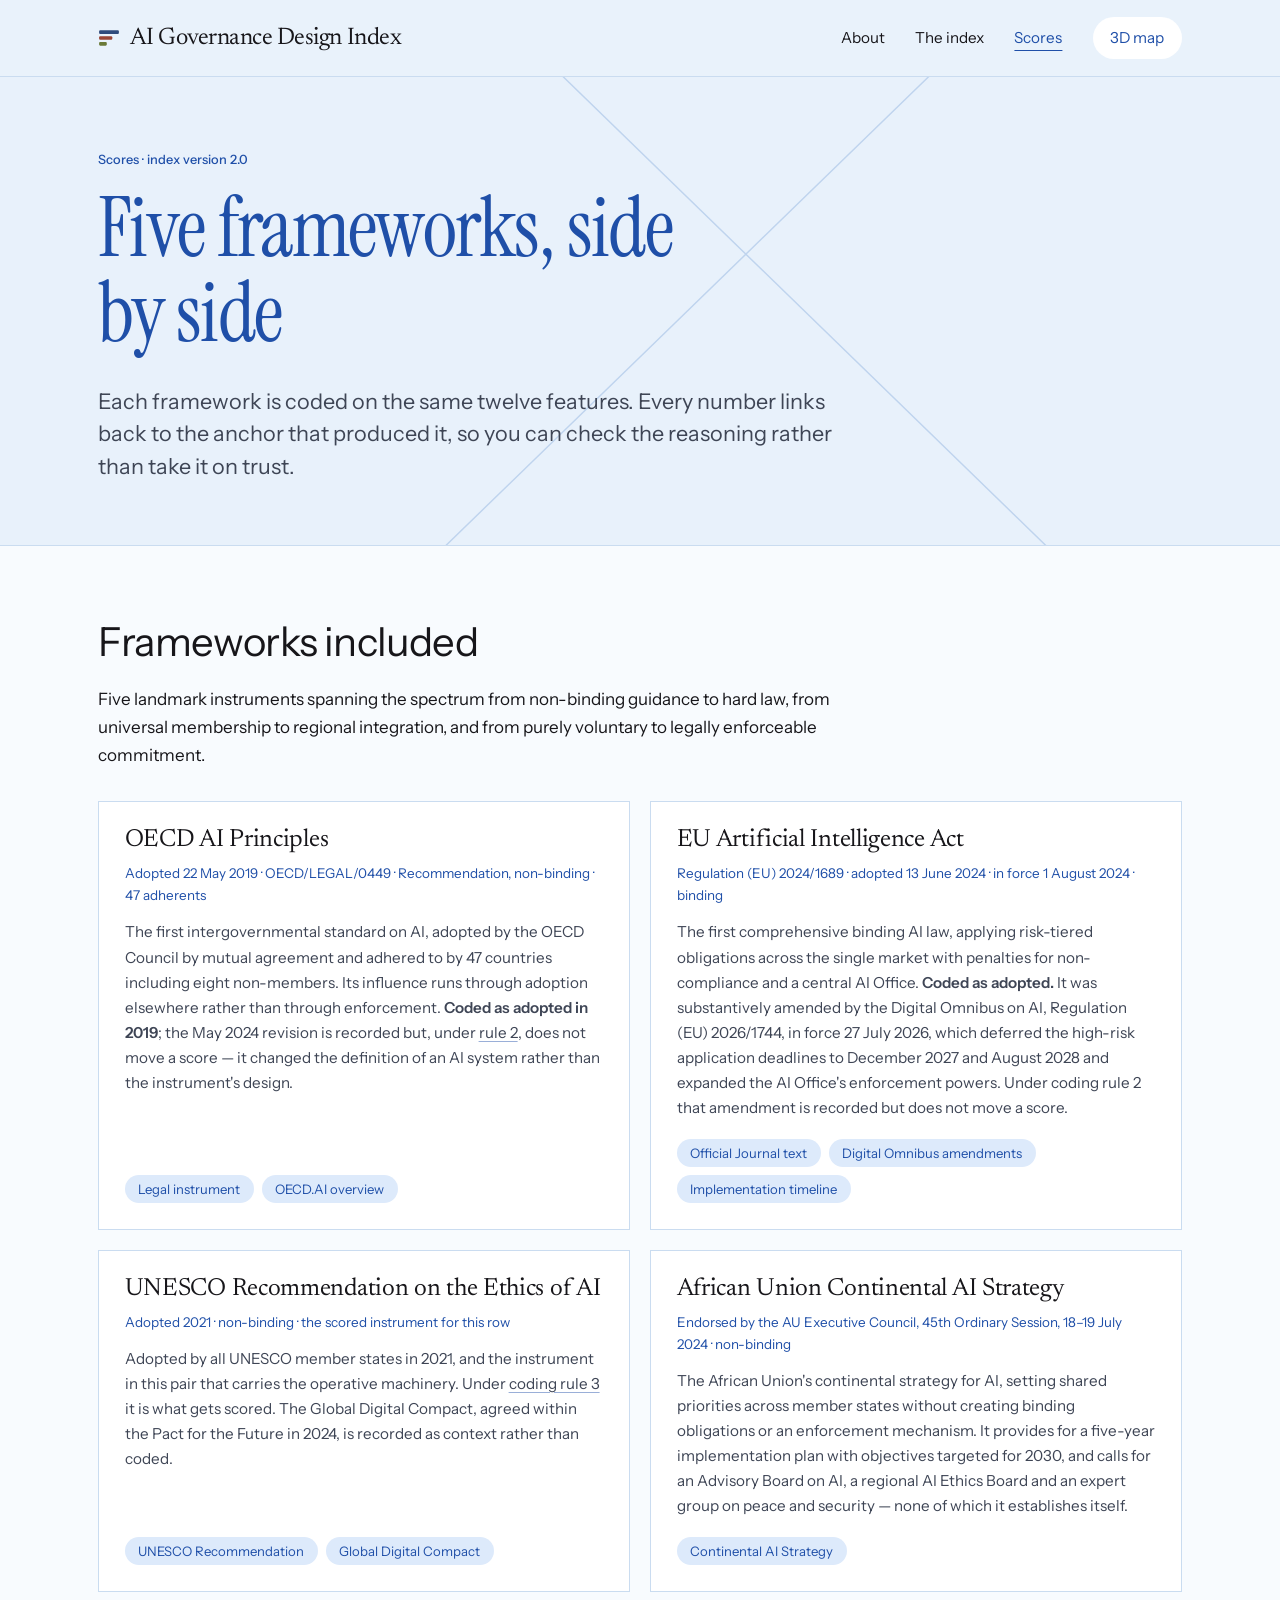
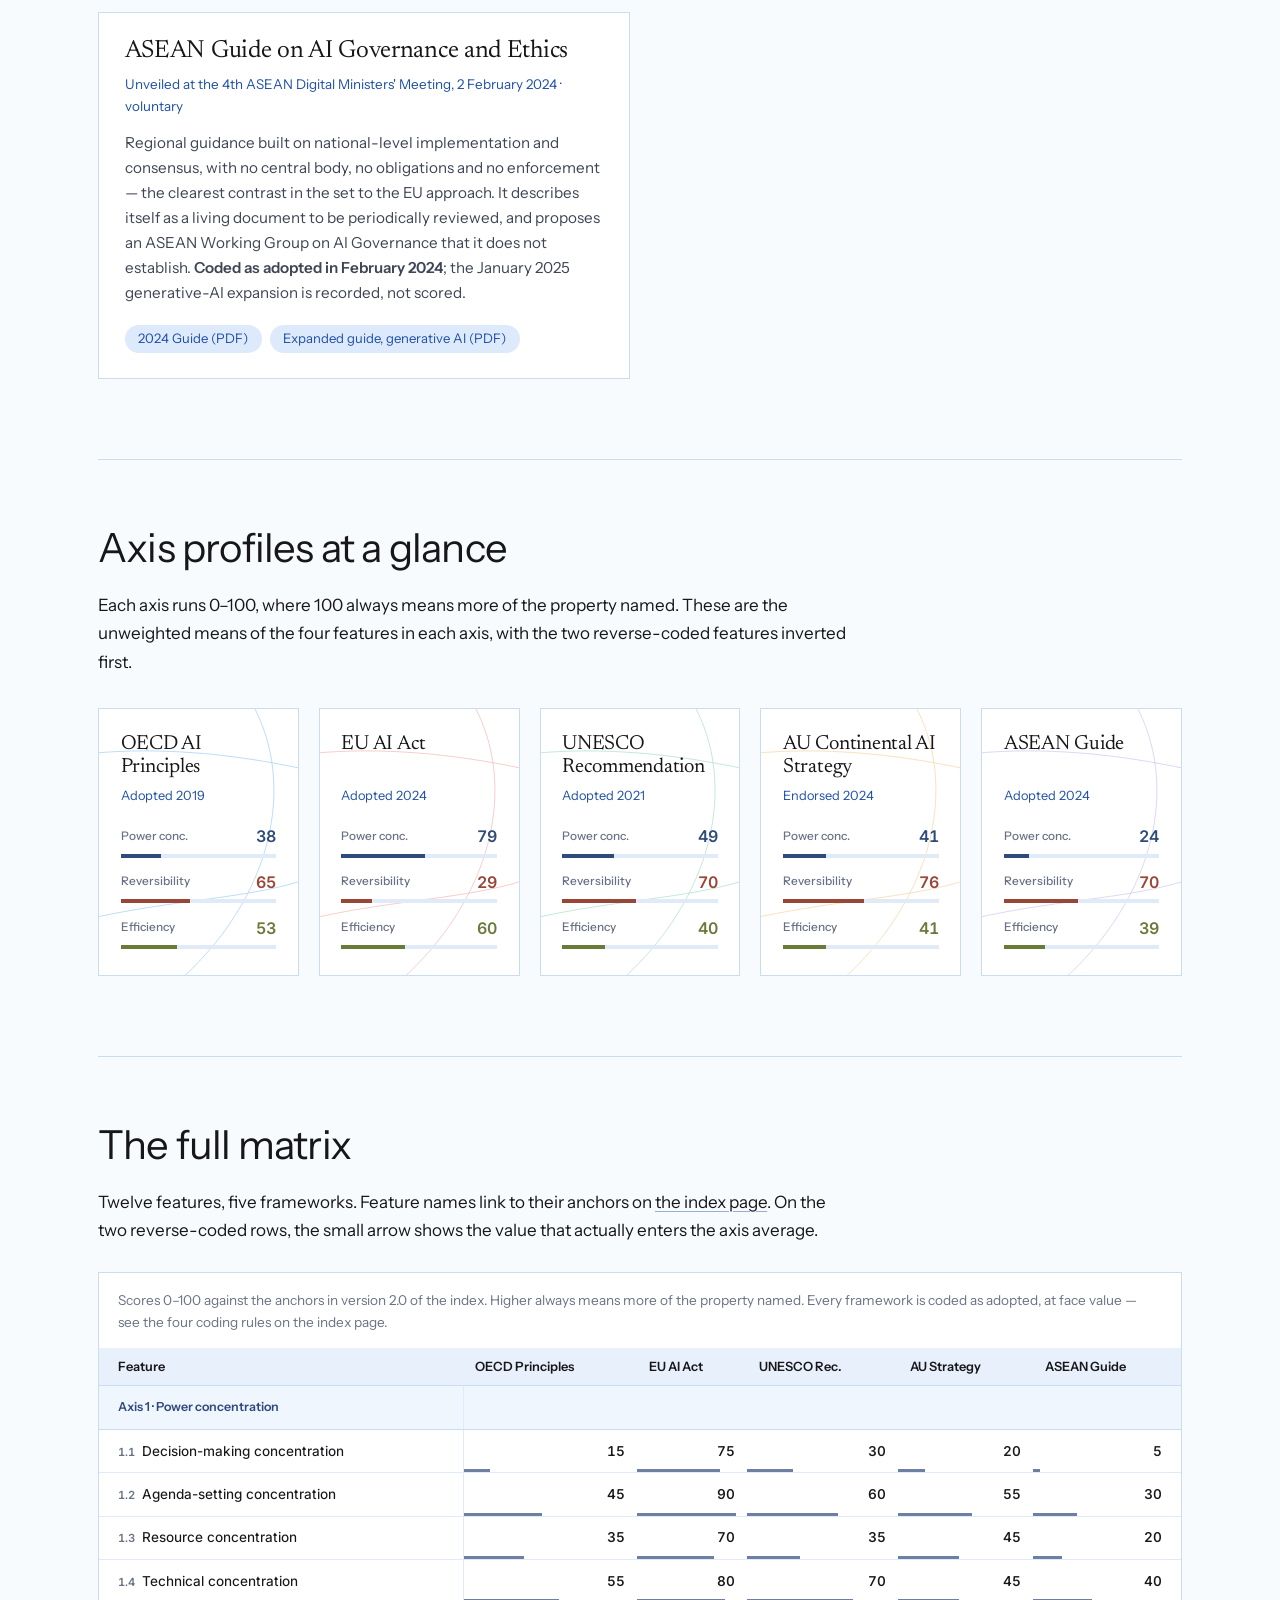
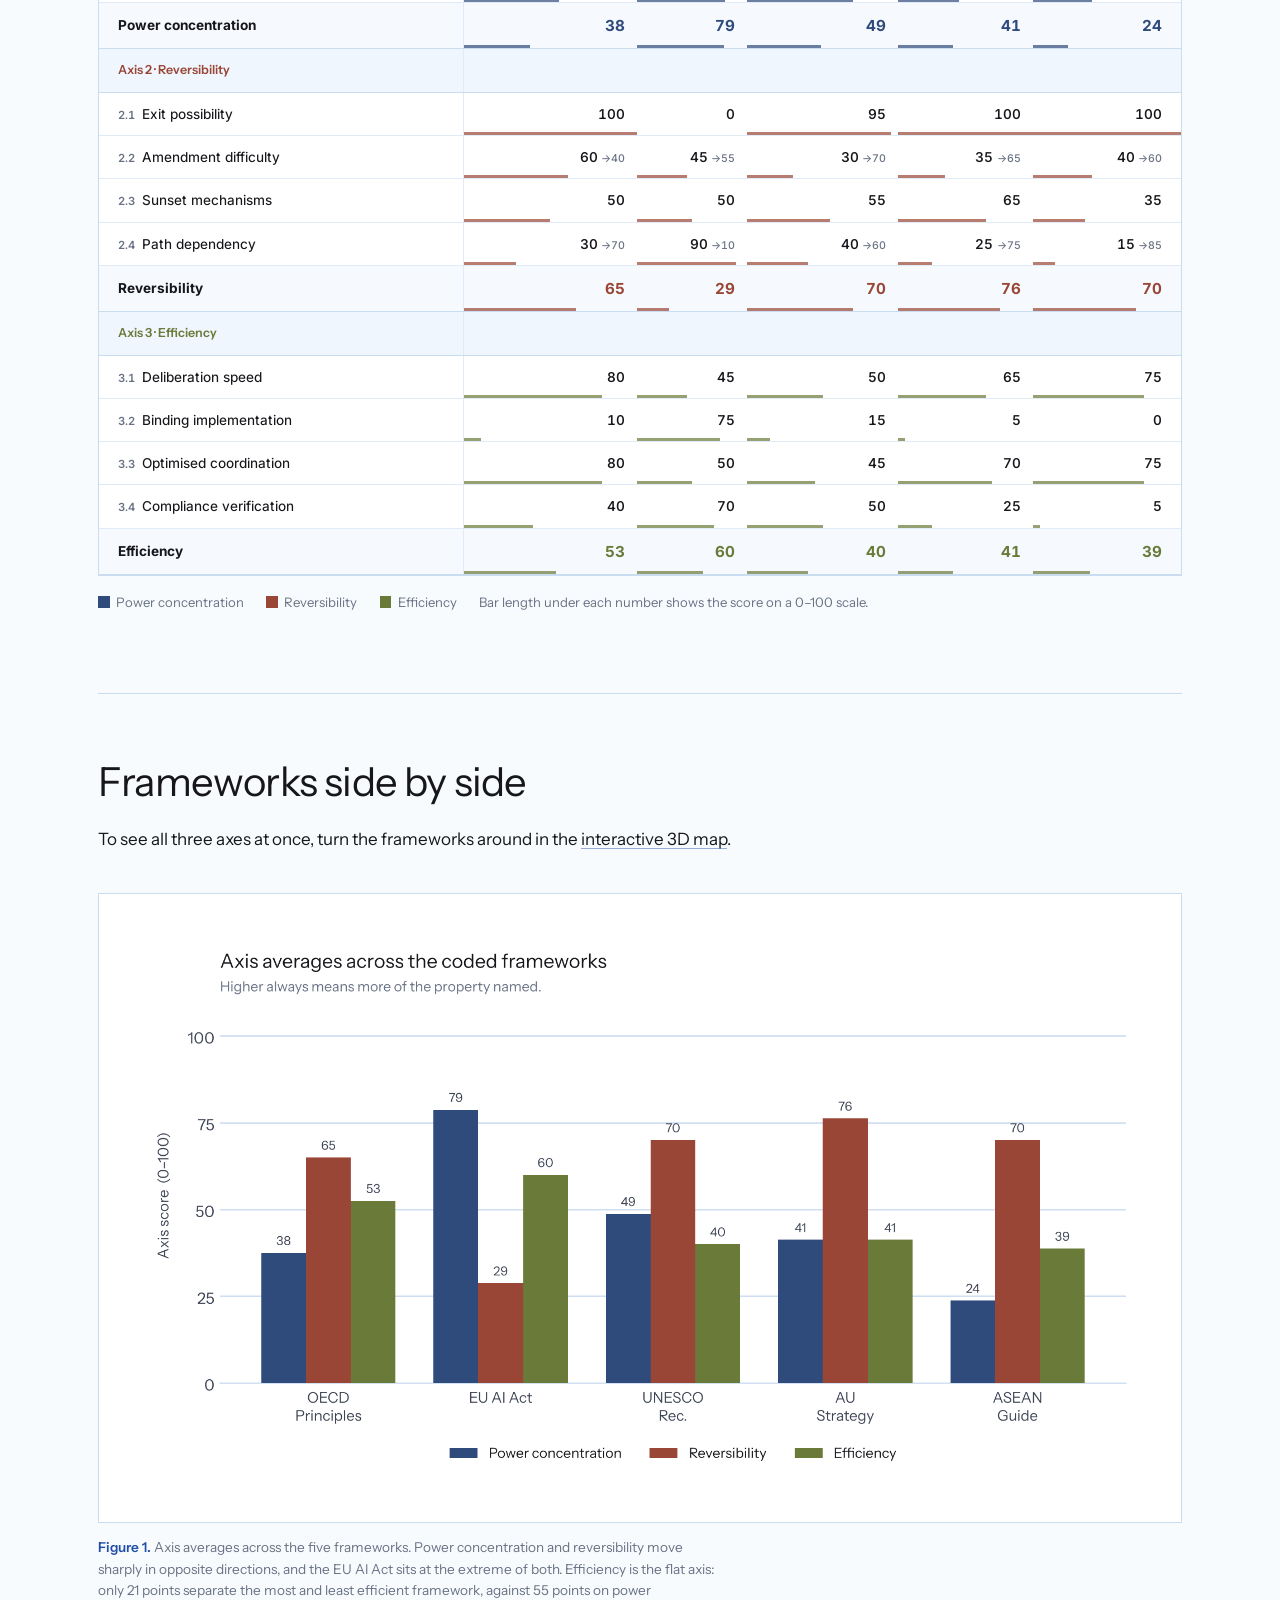
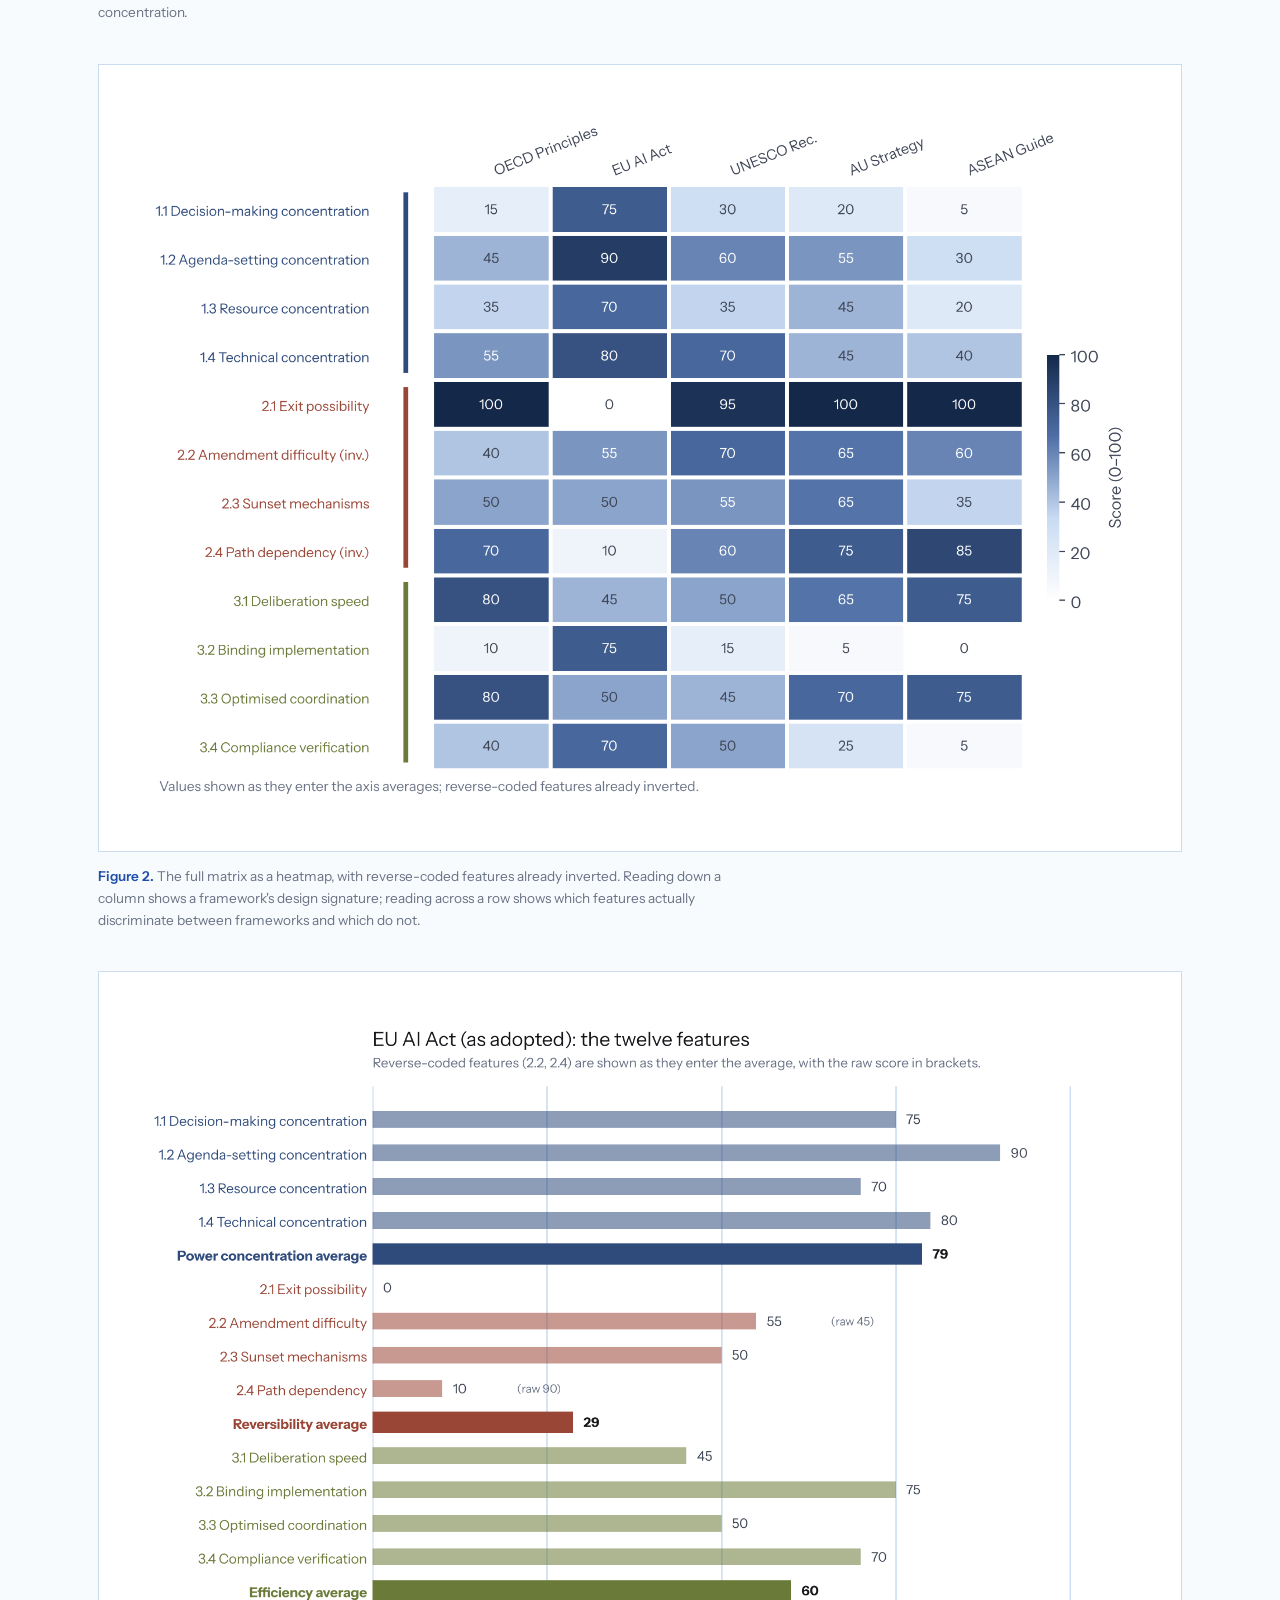
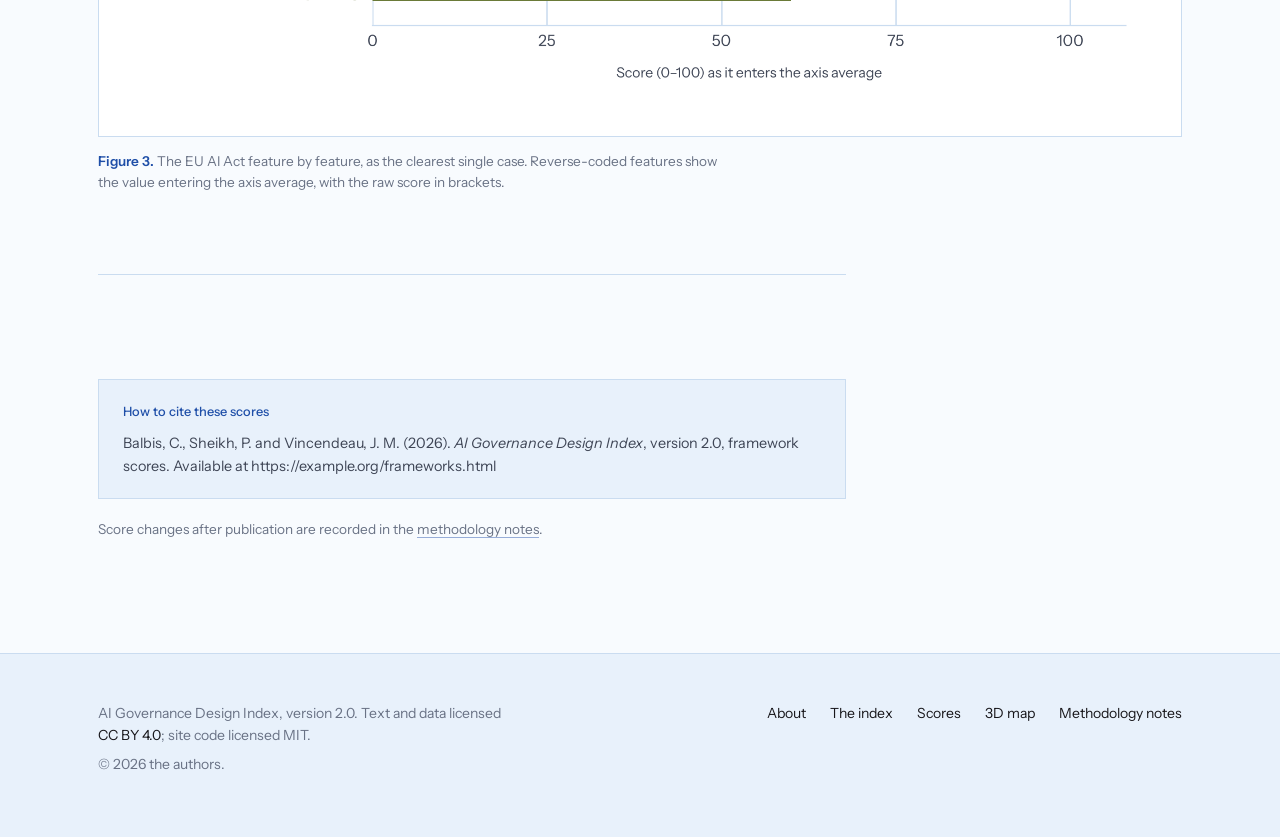
<file: frameworks.html>
<!DOCTYPE html>
<html lang="en">
<head>
<meta charset="utf-8">
<meta name="viewport" content="width=device-width, initial-scale=1">

<title>Scores — AI Governance Design Index</title>
<meta name="description" content="Five international AI governance frameworks coded against twelve features of power concentration, reversibility and efficiency.">

<link rel="canonical" href="https://example.org/frameworks.html">
<meta property="og:type" content="article">
<meta property="og:title" content="Scores — AI Governance Design Index">
<meta property="og:description" content="Five international AI governance frameworks coded against twelve features of power concentration, reversibility and efficiency.">
<meta property="og:url" content="https://example.org/frameworks.html">
<meta property="og:image" content="https://example.org/assets/img/social-card.png">
<meta name="twitter:card" content="summary_large_image">

<link rel="icon" href="assets/img/favicon.svg" type="image/svg+xml">
<link rel="preconnect" href="https://fonts.googleapis.com">
<link rel="preconnect" href="https://fonts.gstatic.com" crossorigin>
<link href="https://fonts.googleapis.com/css2?family=Instrument+Sans:wght@400..700&family=Instrument+Serif:ital@0;1&family=Newsreader:opsz,wght@6..72,400..500&family=Inter:wght@400..700&display=swap" rel="stylesheet">
<link rel="stylesheet" href="assets/style.css">
</head>
<body>

<a class="skip-link" href="#main">Skip to content</a>

<header class="site-header">
  <div class="wrap">
    <a class="brand" href="index.html">
      <span class="mark" aria-hidden="true">
        <svg width="20" height="20" viewBox="0 0 20 20" fill="none">
          <rect x="1" y="3"  width="18" height="3.4" rx="1" fill="#2F4B7C"/>
          <rect x="1" y="8.3" width="12" height="3.4" rx="1" fill="#9A4636"/>
          <rect x="1" y="13.6" width="7" height="3.4" rx="1" fill="#6A7A38"/>
        </svg>
      </span>
      AI Governance Design Index
    </a>
    <nav class="site-nav" aria-label="Main">
      <a href="index.html">About</a>
      <a href="rubric.html">The index</a>
      <a href="frameworks.html" aria-current="page">Scores</a>
      <a href="explore.html">3D map</a>
    </nav>
  </div>
</header>

<main id="main">
  <div class="wrap">

    <div class="opener prose-wide">
      <span class="label">Scores · index version 2.0</span>
      <h1>Five frameworks, side by side</h1>
      <p class="lede">
        Each framework is coded on the same twelve features. Every number links
        back to the anchor that produced it, so you can check the reasoning
        rather than take it on trust.
      </p>
      <hr class="opener-rule">
    </div>

    <!-- ======================================================================
         THE FRAMEWORKS IN THE INDEX
         ====================================================================== -->
    <section>
      <h2 class="prose">Frameworks included</h2>
      <p class="prose">
        Five landmark instruments spanning the spectrum from non-binding
        guidance to hard law, from universal membership to regional integration,
        and from purely voluntary to legally enforceable commitment.
      </p>

      <ul class="frameworks">

        <li>
          <h3>OECD AI Principles</h3>
          <p class="fw-meta">Adopted 22 May 2019 · OECD/LEGAL/0449 · Recommendation, non-binding · 47 adherents</p>
          <p>
            The first intergovernmental standard on AI, adopted by the OECD
            Council by mutual agreement and adhered to by 47 countries including
            eight non-members. Its influence runs through adoption elsewhere
            rather than through enforcement. <strong>Coded as adopted in 2019</strong>;
            the May 2024 revision is recorded but, under
            <a href="rubric.html#coding-rules">rule 2</a>, does not move a score —
            it changed the definition of an AI system rather than the instrument's
            design.
          </p>
          <p class="srcs">
            <a href="https://legalinstruments.oecd.org/en/instruments/OECD-LEGAL-0449" rel="noopener">Legal instrument</a>
            <a href="https://oecd.ai/en/ai-principles" rel="noopener">OECD.AI overview</a>
          </p>
        </li>

        <li>
          <h3>EU Artificial Intelligence Act</h3>
          <p class="fw-meta">Regulation (EU) 2024/1689 · adopted 13 June 2024 · in force 1 August 2024 · binding</p>
          <p>
            The first comprehensive binding AI law, applying risk-tiered
            obligations across the single market with penalties for
            non-compliance and a central AI Office. <strong>Coded as adopted.</strong>
            It was substantively amended by the Digital Omnibus on AI,
            Regulation (EU) 2026/1744, in force 27 July 2026, which deferred the
            high-risk application deadlines to December 2027 and August 2028 and
            expanded the AI Office's enforcement powers. Under coding rule 2 that
            amendment is recorded but does not move a score.
          </p>
          <p class="srcs">
            <a href="https://eur-lex.europa.eu/eli/reg/2024/1689/oj" rel="noopener">Official Journal text</a>
            <a href="https://artificialintelligenceact.eu/ai-act-explorer/digital-omnibus/" rel="noopener">Digital Omnibus amendments</a>
            <a href="https://artificialintelligenceact.eu/implementation-timeline/" rel="noopener">Implementation timeline</a>
          </p>
        </li>

        <li>
          <h3>UNESCO Recommendation on the Ethics of AI</h3>
          <p class="fw-meta">Adopted 2021 · non-binding · the scored instrument for this row</p>
          <p>
            Adopted by all UNESCO member states in 2021, and the instrument in
            this pair that carries the operative machinery. Under
            <a href="rubric.html#coding-rules">coding rule 3</a> it is what gets
            scored. The Global Digital Compact, agreed within the Pact for the
            Future in 2024, is recorded as context rather than coded.
          </p>
          <p class="srcs">
            <a href="https://www.unesco.org/en/artificial-intelligence/recommendation-ethics" rel="noopener">UNESCO Recommendation</a>
            <a href="https://www.un.org/global-digital-compact/en" rel="noopener">Global Digital Compact</a>
          </p>
        </li>

        <li>
          <h3>African Union Continental AI Strategy</h3>
          <p class="fw-meta">Endorsed by the AU Executive Council, 45th Ordinary Session, 18–19 July 2024 · non-binding</p>
          <p>
            The African Union's continental strategy for AI, setting shared
            priorities across member states without creating binding obligations
            or an enforcement mechanism. It provides for a five-year
            implementation plan with objectives targeted for 2030, and calls for
            an Advisory Board on AI, a regional AI Ethics Board and an expert
            group on peace and security — none of which it establishes itself.
          </p>
          <p class="srcs">
            <a href="https://au.int/en/documents/20240809/continental-artificial-intelligence-strategy" rel="noopener">Continental AI Strategy</a>
          </p>
        </li>

        <li>
          <h3>ASEAN Guide on AI Governance and Ethics</h3>
          <p class="fw-meta">Unveiled at the 4th ASEAN Digital Ministers' Meeting, 2 February 2024 · voluntary</p>
          <p>
            Regional guidance built on national-level implementation and
            consensus, with no central body, no obligations and no enforcement —
            the clearest contrast in the set to the EU approach. It describes
            itself as a living document to be periodically reviewed, and proposes
            an ASEAN Working Group on AI Governance that it does not establish.
            <strong>Coded as adopted in February 2024</strong>; the January 2025
            generative-AI expansion is recorded, not scored.
          </p>
          <p class="srcs">
            <a href="https://asean.org/wp-content/uploads/2024/02/ASEAN-Guide-on-AI-Governance-and-Ethics_beautified_201223_v2.pdf" rel="noopener">2024 Guide (PDF)</a>
            <a href="https://asean.org/wp-content/uploads/2025/01/Expanded-ASEAN-Guide-on-AI-Governance-and-Ethics-Generative-AI.pdf" rel="noopener">Expanded guide, generative AI (PDF)</a>
          </p>
        </li>

      </ul>
    </section>

    <!-- ======================================================================
         SUMMARY CARDS — filled automatically from the table below.
         ====================================================================== -->
    <section>
      <h2 class="prose">Axis profiles at a glance</h2>
      <p class="prose">
        Each axis runs 0–100, where 100 always means more of the property named.
        These are the unweighted means of the four features in each axis, with
        the two reverse-coded features inverted first.
      </p>

      <div class="summary">

        <article class="summary-card" data-fw="oecd">
          <h3>OECD AI Principles</h3>
          <p class="fw-meta">Adopted 2019</p>
          <div class="mini">
            <div class="a1" data-axis="1"><span class="k">Power conc.</span><span class="v">38</span></div>
            <div class="track a1" data-axis="1"><span class="fill" data-score="38"></span></div>
            <div class="a2" data-axis="2"><span class="k">Reversibility</span><span class="v">65</span></div>
            <div class="track a2" data-axis="2"><span class="fill" data-score="65"></span></div>
            <div class="a3" data-axis="3"><span class="k">Efficiency</span><span class="v">53</span></div>
            <div class="track a3" data-axis="3"><span class="fill" data-score="53"></span></div>
          </div>
        </article>

        <article class="summary-card" data-fw="eu">
          <h3>EU AI Act</h3>
          <p class="fw-meta">Adopted 2024</p>
          <div class="mini">
            <div class="a1" data-axis="1"><span class="k">Power conc.</span><span class="v">79</span></div>
            <div class="track a1" data-axis="1"><span class="fill" data-score="79"></span></div>
            <div class="a2" data-axis="2"><span class="k">Reversibility</span><span class="v">29</span></div>
            <div class="track a2" data-axis="2"><span class="fill" data-score="29"></span></div>
            <div class="a3" data-axis="3"><span class="k">Efficiency</span><span class="v">60</span></div>
            <div class="track a3" data-axis="3"><span class="fill" data-score="60"></span></div>
          </div>
        </article>

        <article class="summary-card" data-fw="un">
          <h3>UNESCO Recommendation</h3>
          <p class="fw-meta">Adopted 2021</p>
          <div class="mini">
            <div class="a1" data-axis="1"><span class="k">Power conc.</span><span class="v">49</span></div>
            <div class="track a1" data-axis="1"><span class="fill" data-score="49"></span></div>
            <div class="a2" data-axis="2"><span class="k">Reversibility</span><span class="v">70</span></div>
            <div class="track a2" data-axis="2"><span class="fill" data-score="70"></span></div>
            <div class="a3" data-axis="3"><span class="k">Efficiency</span><span class="v">40</span></div>
            <div class="track a3" data-axis="3"><span class="fill" data-score="40"></span></div>
          </div>
        </article>

        <article class="summary-card" data-fw="au">
          <h3>AU Continental AI Strategy</h3>
          <p class="fw-meta">Endorsed 2024</p>
          <div class="mini">
            <div class="a1" data-axis="1"><span class="k">Power conc.</span><span class="v">41</span></div>
            <div class="track a1" data-axis="1"><span class="fill" data-score="41"></span></div>
            <div class="a2" data-axis="2"><span class="k">Reversibility</span><span class="v">76</span></div>
            <div class="track a2" data-axis="2"><span class="fill" data-score="76"></span></div>
            <div class="a3" data-axis="3"><span class="k">Efficiency</span><span class="v">41</span></div>
            <div class="track a3" data-axis="3"><span class="fill" data-score="41"></span></div>
          </div>
        </article>

        <article class="summary-card" data-fw="asean">
          <h3>ASEAN Guide</h3>
          <p class="fw-meta">Adopted 2024</p>
          <div class="mini">
            <div class="a1" data-axis="1"><span class="k">Power conc.</span><span class="v">24</span></div>
            <div class="track a1" data-axis="1"><span class="fill" data-score="24"></span></div>
            <div class="a2" data-axis="2"><span class="k">Reversibility</span><span class="v">70</span></div>
            <div class="track a2" data-axis="2"><span class="fill" data-score="70"></span></div>
            <div class="a3" data-axis="3"><span class="k">Efficiency</span><span class="v">39</span></div>
            <div class="track a3" data-axis="3"><span class="fill" data-score="39"></span></div>
          </div>
        </article>

      </div>
    </section>

    <!-- ======================================================================
         THE SCORE MATRIX — THIS IS THE DATA
         --------------------------------------------------------------------
         TO ENTER A SCORE: replace the em dash with the number, and add the
         matching data-score attribute. For example, changing a blank cell:

             <td class="score" data-fw="oecd">—</td>

         into a scored one:

             <td class="score" data-fw="oecd" data-score="25">25</td>

         The two reverse-coded rows (2.2 and 2.4) carry data-reverse="true".
         Enter the RAW score there — the page inverts it for you when it works
         out the axis average. Show the inverted value beside it like this:

             <td class="score" data-fw="oecd" data-score="30">30<span class="inv">&rarr;70</span></td>

         Axis averages recalculate themselves. You never work one out by hand.
         ====================================================================== -->
    <section>
      <h2 class="prose">The full matrix</h2>
      <p class="prose">
        Twelve features, five frameworks. Feature names link to their anchors on
        <a href="rubric.html">the index page</a>. On the two reverse-coded rows,
        the small arrow shows the value that actually enters the axis average.
      </p>

      <div class="table-wrap" tabindex="0" role="region" aria-label="Framework score matrix, scrollable">
        <table class="matrix">
          <caption>Scores 0–100 against the anchors in version 2.0 of the index. Higher always means more of the property named. Every framework is coded as adopted, at face value — see the four coding rules on the index page.</caption>

          <thead>
            <tr>
              <th scope="col">Feature</th>
              <th scope="col">OECD Principles</th>
              <th scope="col">EU AI Act</th>
              <th scope="col">UNESCO Rec.</th>
              <th scope="col">AU Strategy</th>
              <th scope="col">ASEAN Guide</th>
            </tr>
          </thead>

          <!-- ---------- Axis 1 ---------- -->
          <tbody class="g1" data-axis="1">
            <tr class="group-head">
              <th scope="colgroup">Axis 1 · Power concentration</th>
              <td colspan="5"></td>
            </tr>
            <tr>
              <th scope="row"><span class="num">1.1</span><a href="rubric.html#pc-1">Decision-making concentration</a></th>
              <td class="score" data-fw="oecd" data-score="15">15</td>
              <td class="score" data-fw="eu" data-score="75">75</td>
              <td class="score" data-fw="un" data-score="30">30</td>
              <td class="score" data-fw="au" data-score="20">20</td>
              <td class="score" data-fw="asean" data-score="5">5</td>
            </tr>
            <tr>
              <th scope="row"><span class="num">1.2</span><a href="rubric.html#pc-2">Agenda-setting concentration</a></th>
              <td class="score" data-fw="oecd" data-score="45">45</td>
              <td class="score" data-fw="eu" data-score="90">90</td>
              <td class="score" data-fw="un" data-score="60">60</td>
              <td class="score" data-fw="au" data-score="55">55</td>
              <td class="score" data-fw="asean" data-score="30">30</td>
            </tr>
            <tr>
              <th scope="row"><span class="num">1.3</span><a href="rubric.html#pc-3">Resource concentration</a></th>
              <td class="score" data-fw="oecd" data-score="35">35</td>
              <td class="score" data-fw="eu" data-score="70">70</td>
              <td class="score" data-fw="un" data-score="35">35</td>
              <td class="score" data-fw="au" data-score="45">45</td>
              <td class="score" data-fw="asean" data-score="20">20</td>
            </tr>
            <tr>
              <th scope="row"><span class="num">1.4</span><a href="rubric.html#pc-4">Technical concentration</a></th>
              <td class="score" data-fw="oecd" data-score="55">55</td>
              <td class="score" data-fw="eu" data-score="80">80</td>
              <td class="score" data-fw="un" data-score="70">70</td>
              <td class="score" data-fw="au" data-score="45">45</td>
              <td class="score" data-fw="asean" data-score="40">40</td>
            </tr>
            <tr class="mean-row">
              <th scope="row">Power concentration</th>
              <td class="score" data-fw="oecd" data-score="38">38</td>
              <td class="score" data-fw="eu" data-score="79">79</td>
              <td class="score" data-fw="un" data-score="49">49</td>
              <td class="score" data-fw="au" data-score="41">41</td>
              <td class="score" data-fw="asean" data-score="24">24</td>
            </tr>
          </tbody>

          <tbody class="g2" data-axis="2">
            <tr class="group-head">
              <th scope="colgroup">Axis 2 · Reversibility</th>
              <td colspan="5"></td>
            </tr>
            <tr>
              <th scope="row"><span class="num">2.1</span><a href="rubric.html#rv-1">Exit possibility</a></th>
              <td class="score" data-fw="oecd" data-score="100">100</td>
              <td class="score" data-fw="eu" data-score="0">0</td>
              <td class="score" data-fw="un" data-score="95">95</td>
              <td class="score" data-fw="au" data-score="100">100</td>
              <td class="score" data-fw="asean" data-score="100">100</td>
            </tr>
            <tr data-reverse="true">
              <th scope="row"><span class="num">2.2</span><a href="rubric.html#rv-2">Amendment difficulty</a></th>
              <td class="score" data-fw="oecd" data-score="60">60<span class="inv">&rarr;40</span></td>
              <td class="score" data-fw="eu" data-score="45">45<span class="inv">&rarr;55</span></td>
              <td class="score" data-fw="un" data-score="30">30<span class="inv">&rarr;70</span></td>
              <td class="score" data-fw="au" data-score="35">35<span class="inv">&rarr;65</span></td>
              <td class="score" data-fw="asean" data-score="40">40<span class="inv">&rarr;60</span></td>
            </tr>
            <tr>
              <th scope="row"><span class="num">2.3</span><a href="rubric.html#rv-3">Sunset mechanisms</a></th>
              <td class="score" data-fw="oecd" data-score="50">50</td>
              <td class="score" data-fw="eu" data-score="50">50</td>
              <td class="score" data-fw="un" data-score="55">55</td>
              <td class="score" data-fw="au" data-score="65">65</td>
              <td class="score" data-fw="asean" data-score="35">35</td>
            </tr>
            <tr data-reverse="true">
              <th scope="row"><span class="num">2.4</span><a href="rubric.html#rv-4">Path dependency</a></th>
              <td class="score" data-fw="oecd" data-score="30">30<span class="inv">&rarr;70</span></td>
              <td class="score" data-fw="eu" data-score="90">90<span class="inv">&rarr;10</span></td>
              <td class="score" data-fw="un" data-score="40">40<span class="inv">&rarr;60</span></td>
              <td class="score" data-fw="au" data-score="25">25<span class="inv">&rarr;75</span></td>
              <td class="score" data-fw="asean" data-score="15">15<span class="inv">&rarr;85</span></td>
            </tr>
            <tr class="mean-row">
              <th scope="row">Reversibility</th>
              <td class="score" data-fw="oecd" data-score="65">65</td>
              <td class="score" data-fw="eu" data-score="29">29</td>
              <td class="score" data-fw="un" data-score="70">70</td>
              <td class="score" data-fw="au" data-score="76">76</td>
              <td class="score" data-fw="asean" data-score="70">70</td>
            </tr>
          </tbody>

          <tbody class="g3" data-axis="3">
            <tr class="group-head">
              <th scope="colgroup">Axis 3 · Efficiency</th>
              <td colspan="5"></td>
            </tr>
            <tr>
              <th scope="row"><span class="num">3.1</span><a href="rubric.html#ef-1">Deliberation speed</a></th>
              <td class="score" data-fw="oecd" data-score="80">80</td>
              <td class="score" data-fw="eu" data-score="45">45</td>
              <td class="score" data-fw="un" data-score="50">50</td>
              <td class="score" data-fw="au" data-score="65">65</td>
              <td class="score" data-fw="asean" data-score="75">75</td>
            </tr>
            <tr>
              <th scope="row"><span class="num">3.2</span><a href="rubric.html#ef-2">Binding implementation</a></th>
              <td class="score" data-fw="oecd" data-score="10">10</td>
              <td class="score" data-fw="eu" data-score="75">75</td>
              <td class="score" data-fw="un" data-score="15">15</td>
              <td class="score" data-fw="au" data-score="5">5</td>
              <td class="score" data-fw="asean" data-score="0">0</td>
            </tr>
            <tr>
              <th scope="row"><span class="num">3.3</span><a href="rubric.html#ef-3">Optimised coordination</a></th>
              <td class="score" data-fw="oecd" data-score="80">80</td>
              <td class="score" data-fw="eu" data-score="50">50</td>
              <td class="score" data-fw="un" data-score="45">45</td>
              <td class="score" data-fw="au" data-score="70">70</td>
              <td class="score" data-fw="asean" data-score="75">75</td>
            </tr>
            <tr>
              <th scope="row"><span class="num">3.4</span><a href="rubric.html#ef-4">Compliance verification</a></th>
              <td class="score" data-fw="oecd" data-score="40">40</td>
              <td class="score" data-fw="eu" data-score="70">70</td>
              <td class="score" data-fw="un" data-score="50">50</td>
              <td class="score" data-fw="au" data-score="25">25</td>
              <td class="score" data-fw="asean" data-score="5">5</td>
            </tr>
            <tr class="mean-row">
              <th scope="row">Efficiency</th>
              <td class="score" data-fw="oecd" data-score="53">53</td>
              <td class="score" data-fw="eu" data-score="60">60</td>
              <td class="score" data-fw="un" data-score="40">40</td>
              <td class="score" data-fw="au" data-score="41">41</td>
              <td class="score" data-fw="asean" data-score="39">39</td>
            </tr>
          </tbody>
        </table>
      </div>

      <p class="scale-key">
        <span><span class="swatch" style="background:var(--axis-1)"></span>Power concentration</span>
        <span><span class="swatch" style="background:var(--axis-2)"></span>Reversibility</span>
        <span><span class="swatch" style="background:var(--axis-3)"></span>Efficiency</span>
        <span>Bar length under each number shows the score on a 0–100 scale.</span>
      </p>
    </section>

    <!-- ======================================================================
         FIGURE
         ====================================================================== -->
    <section>
      <h2 class="prose">Frameworks side by side</h2>
      <p class="prose">
        To see all three axes at once, turn the frameworks around in the
        <a href="explore.html">interactive 3D map</a>.
      </p>

      <figure>
        <img src="assets/img/figure-axis-comparison.png"
             alt="Grouped bar chart of three axis scores for five frameworks. The EU AI Act is far highest on power concentration at 79 and far lowest on reversibility at 29. The ASEAN Guide is lowest on power concentration at 24. Efficiency varies least, from 39 to 60."
             width="1879" height="1068" loading="lazy">
        <figcaption>
          <b>Figure 1.</b> Axis averages across the five frameworks. Power
          concentration and reversibility move sharply in opposite directions,
          and the EU AI Act sits at the extreme of both. Efficiency is the flat
          axis: only 21 points separate the most and least efficient framework,
          against 55 points on power concentration.
        </figcaption>
      </figure>

      <figure>
        <img src="assets/img/figure-indicator-heatmap.png"
             alt="Heatmap of twelve features by five frameworks, darker cells indicating higher scores. The EU AI Act column is dark across power concentration and light across reversibility; the four non-binding instruments are light across power concentration and dark across reversibility."
             width="1815" height="1299" loading="lazy">
        <figcaption>
          <b>Figure 2.</b> The full matrix as a heatmap, with reverse-coded
          features already inverted. Reading down a column shows a framework's
          design signature; reading across a row shows which features actually
          discriminate between frameworks and which do not.
        </figcaption>
      </figure>

      <figure>
        <img src="assets/img/figure-eu-profile.png"
             alt="Horizontal bar chart of the EU AI Act's twelve feature scores grouped by axis, with axis averages of 79, 29 and 60."
             width="1880" height="1309" loading="lazy">
        <figcaption>
          <b>Figure 3.</b> The EU AI Act feature by feature, as the clearest
          single case. Reverse-coded features show the value entering the axis
          average, with the raw score in brackets.
        </figcaption>
      </figure>

    
    </section>

    <section class="prose">
      <div class="cite">
        <span class="label">How to cite these scores</span>
        <p>
          Balbis, C., Sheikh, P. and Vincendeau, J. M. (2026).
          <em>AI Governance Design Index</em>, version 2.0, framework scores.
          Available at https://example.org/frameworks.html
        </p>
      </div>
      <p class="provenance" style="margin-top:1.25rem">
        Score changes after publication are recorded in the
        <a href="methodology.html#corrections">methodology notes</a>.
      </p>
    </section>

  </div>
</main>

<footer class="site-footer">
  <div class="wrap">
    <div>
      <p>
        AI Governance Design Index, version 2.0. Text and data licensed
        <a href="https://creativecommons.org/licenses/by/4.0/" rel="license noopener">CC&nbsp;BY&nbsp;4.0</a>;
        site code licensed MIT.
      </p>
      <p>&copy; <span data-year>2026</span> the authors.</p>
    </div>
    <nav aria-label="Footer">
      <a href="index.html">About</a>
      <a href="rubric.html">The index</a>
      <a href="frameworks.html">Scores</a>
      <a href="explore.html">3D map</a>
      <a href="methodology.html">Methodology notes</a>
    </nav>
  </div>
</footer>

<script src="assets/site.js" defer></script>
</body>
</html>
</file>
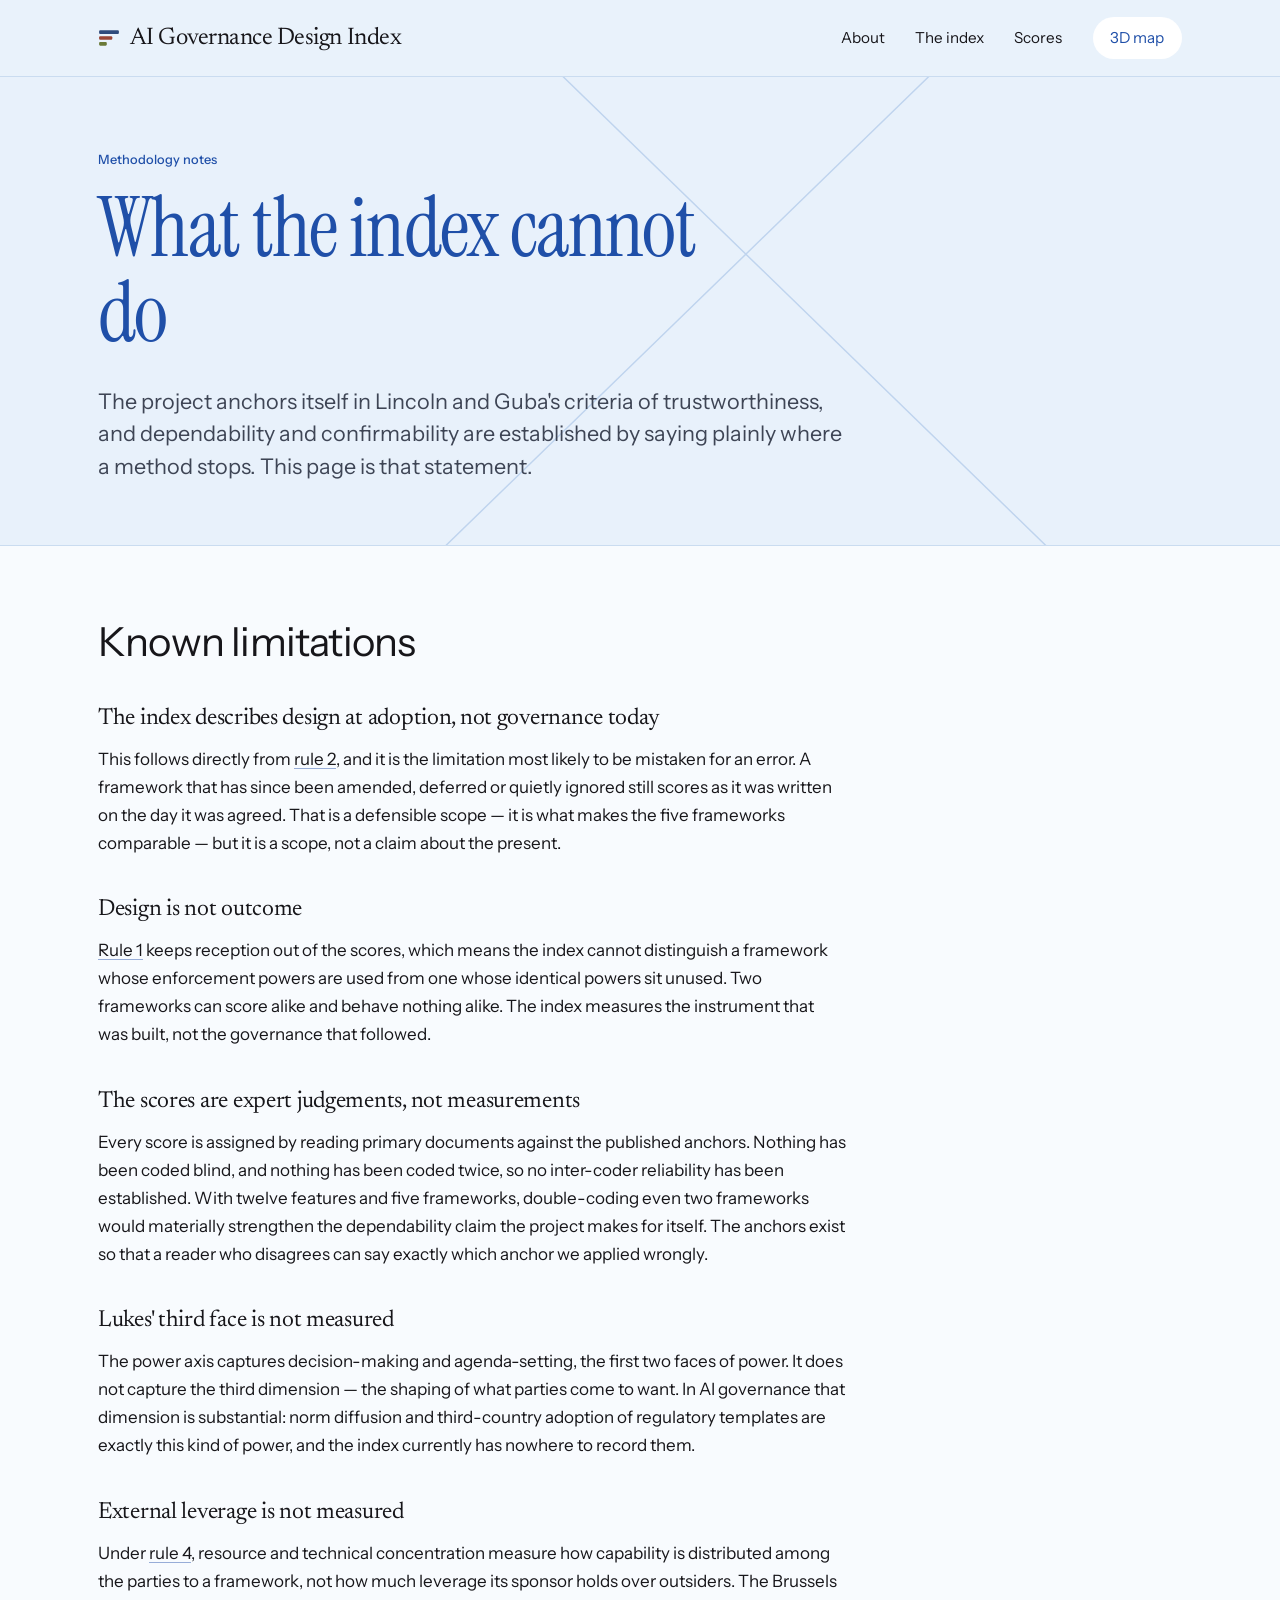
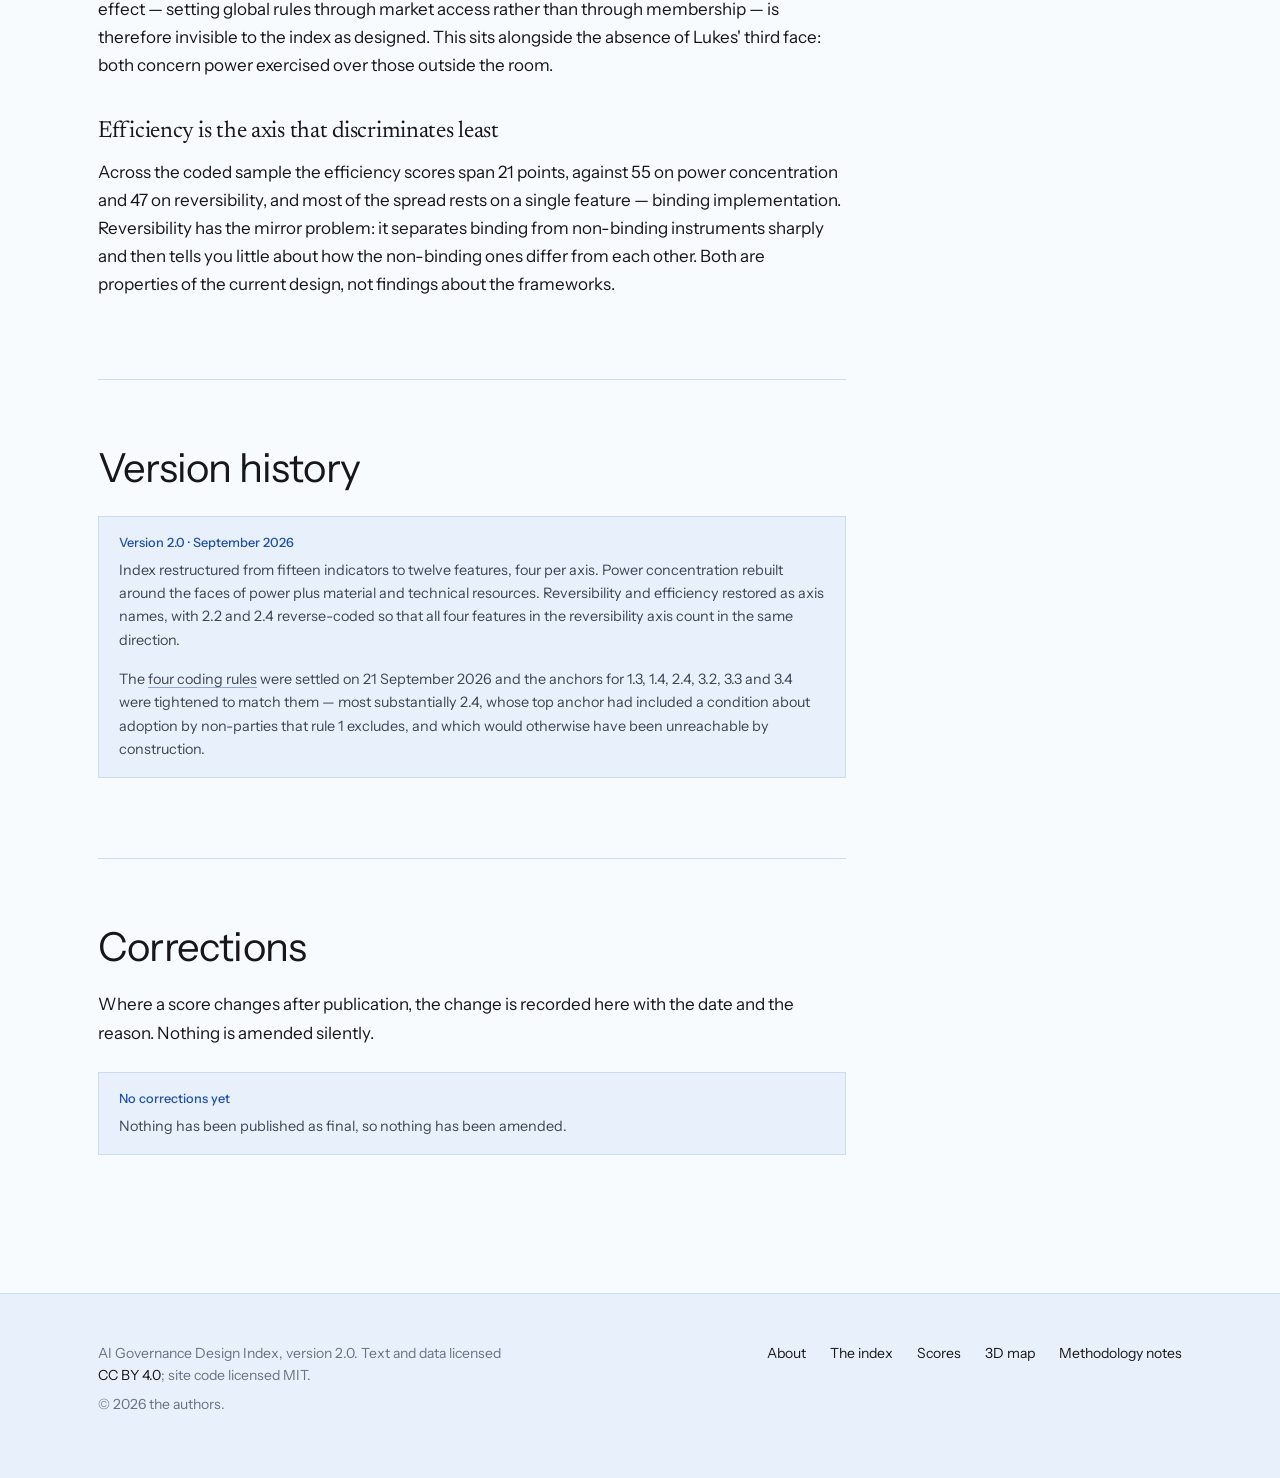
<file: methodology.html>
<!DOCTYPE html>
<html lang="en">
<head>
<meta charset="utf-8">
<meta name="viewport" content="width=device-width, initial-scale=1">

<title>Methodology notes — AI Governance Design Index</title>
<meta name="description" content="What the AI Governance Design Index can and cannot do: known limitations, the scope of its claims, and the version history of the index.">

<link rel="canonical" href="https://example.org/methodology.html">
<meta property="og:type" content="article">
<meta property="og:title" content="Methodology notes — AI Governance Design Index">
<meta property="og:description" content="What the index can and cannot do: known limitations, the scope of its claims, and its version history.">
<meta property="og:url" content="https://example.org/methodology.html">
<meta property="og:image" content="https://example.org/assets/img/social-card.png">
<meta name="twitter:card" content="summary_large_image">

<link rel="icon" href="assets/img/favicon.svg" type="image/svg+xml">
<link rel="preconnect" href="https://fonts.googleapis.com">
<link rel="preconnect" href="https://fonts.gstatic.com" crossorigin>
<link href="https://fonts.googleapis.com/css2?family=Instrument+Sans:wght@400..700&family=Instrument+Serif:ital@0;1&family=Newsreader:opsz,wght@6..72,400..500&family=Inter:wght@400..700&display=swap" rel="stylesheet">
<link rel="stylesheet" href="assets/style.css">
</head>
<body>

<a class="skip-link" href="#main">Skip to content</a>

<header class="site-header">
  <div class="wrap">
    <a class="brand" href="index.html">
      <span class="mark" aria-hidden="true">
        <svg width="20" height="20" viewBox="0 0 20 20" fill="none">
          <rect x="1" y="3"  width="18" height="3.4" rx="1" fill="#2F4B7C"/>
          <rect x="1" y="8.3" width="12" height="3.4" rx="1" fill="#9A4636"/>
          <rect x="1" y="13.6" width="7" height="3.4" rx="1" fill="#6A7A38"/>
        </svg>
      </span>
      AI Governance Design Index
    </a>
    <nav class="site-nav" aria-label="Main">
      <a href="index.html">About</a>
      <a href="rubric.html">The index</a>
      <a href="frameworks.html">Scores</a>
      <a href="explore.html">3D map</a>
    </nav>
  </div>
</header>

<main id="main">
  <div class="wrap">

    <div class="opener prose-wide">
      <span class="label">Methodology notes</span>
      <h1>What the index cannot do</h1>
      <p class="lede">
        The project anchors itself in Lincoln and Guba's criteria of
        trustworthiness, and dependability and confirmability are established by
        saying plainly where a method stops. This page is that statement.
      </p>
      <hr class="opener-rule">
    </div>

    <!-- ======================================================================
         LIMITATIONS
         ====================================================================== -->
    <section class="prose">
      <h2 id="limitations">Known limitations</h2>

      <h3>The index describes design at adoption, not governance today</h3>
      <p>
        This follows directly from <a href="rubric.html#coding-rules">rule 2</a>,
        and it is the limitation most likely to be mistaken for an error. A
        framework that has since been amended, deferred or quietly ignored still
        scores as it was written on the day it was agreed. That is a defensible
        scope — it is what makes the five frameworks comparable — but it is a
        scope, not a claim about the present.
      </p>

      <h3>Design is not outcome</h3>
      <p>
        <a href="rubric.html#coding-rules">Rule 1</a> keeps reception out of the
        scores, which means the index cannot distinguish a framework whose
        enforcement powers are used from one whose identical powers sit unused.
        Two frameworks can score alike and behave nothing alike. The index
        measures the instrument that was built, not the governance that followed.
      </p>

      <h3>The scores are expert judgements, not measurements</h3>
      <p>
        Every score is assigned by reading primary documents against the
        published anchors. Nothing has been coded blind, and nothing has been
        coded twice, so no inter-coder reliability has been established. With
        twelve features and five frameworks, double-coding even two frameworks
        would materially strengthen the dependability claim the project makes for
        itself. The anchors exist so that a reader who disagrees can say exactly
        which anchor we applied wrongly.
      </p>

      <h3>Lukes' third face is not measured</h3>
      <p>
        The power axis captures decision-making and agenda-setting, the first two
        faces of power. It does not capture the third dimension — the shaping of
        what parties come to want. In AI governance that dimension is
        substantial: norm diffusion and third-country adoption of regulatory
        templates are exactly this kind of power, and the index currently has
        nowhere to record them.
      </p>

      <h3>External leverage is not measured</h3>
      <p>
        Under <a href="rubric.html#coding-rules">rule 4</a>, resource and
        technical concentration measure how capability is distributed among the
        parties to a framework, not how much leverage its sponsor holds over
        outsiders. The Brussels effect — setting global rules through market
        access rather than through membership — is therefore invisible to the
        index as designed. This sits alongside the absence of Lukes' third face:
        both concern power exercised over those outside the room.
      </p>

      <h3>Efficiency is the axis that discriminates least</h3>
      <p>
        Across the coded sample the efficiency scores span 21 points, against 55
        on power concentration and 47 on reversibility, and most of the spread
        rests on a single feature — binding implementation. Reversibility has the
        mirror problem: it separates binding from non-binding instruments sharply
        and then tells you little about how the non-binding ones differ from each
        other. Both are properties of the current design, not findings about the
        frameworks.
      </p>
    </section>

    <!-- ======================================================================
         VERSION HISTORY
         ====================================================================== -->
    <section class="prose">
      <h2 id="changes">Version history</h2>
      <div class="note">
        <span class="label">Version 2.0 · September 2026</span>
        <p>
          Index restructured from fifteen indicators to twelve features, four per
          axis. Power concentration rebuilt around the faces of power plus
          material and technical resources. Reversibility and efficiency restored
          as axis names, with 2.2 and 2.4 reverse-coded so that all four features
          in the reversibility axis count in the same direction.
        </p>
        <p>
          The <a href="rubric.html#coding-rules">four coding rules</a> were
          settled on 21 September 2026 and the anchors for 1.3, 1.4, 2.4, 3.2,
          3.3 and 3.4 were tightened to match them — most substantially 2.4,
          whose top anchor had included a condition about adoption by non-parties
          that rule 1 excludes, and which would otherwise have been unreachable by
          construction.
        </p>
      </div>
    </section>

    <section class="prose">
      <h2 id="corrections">Corrections</h2>
      <p>
        Where a score changes after publication, the change is recorded here with
        the date and the reason. Nothing is amended silently.
      </p>
      <div class="note">
        <span class="label">No corrections yet</span>
        <p>Nothing has been published as final, so nothing has been amended.</p>
      </div>
    </section>

  </div>
</main>

<footer class="site-footer">
  <div class="wrap">
    <div>
      <p>
        AI Governance Design Index, version 2.0. Text and data licensed
        <a href="https://creativecommons.org/licenses/by/4.0/" rel="license noopener">CC&nbsp;BY&nbsp;4.0</a>;
        site code licensed MIT.
      </p>
      <p>&copy; <span data-year>2026</span> the authors.</p>
    </div>
    <nav aria-label="Footer">
      <a href="index.html">About</a>
      <a href="rubric.html">The index</a>
      <a href="frameworks.html">Scores</a>
      <a href="explore.html">3D map</a>
      <a href="methodology.html">Methodology notes</a>
    </nav>
  </div>
</footer>

<script src="assets/site.js" defer></script>
</body>
</html>
</file>
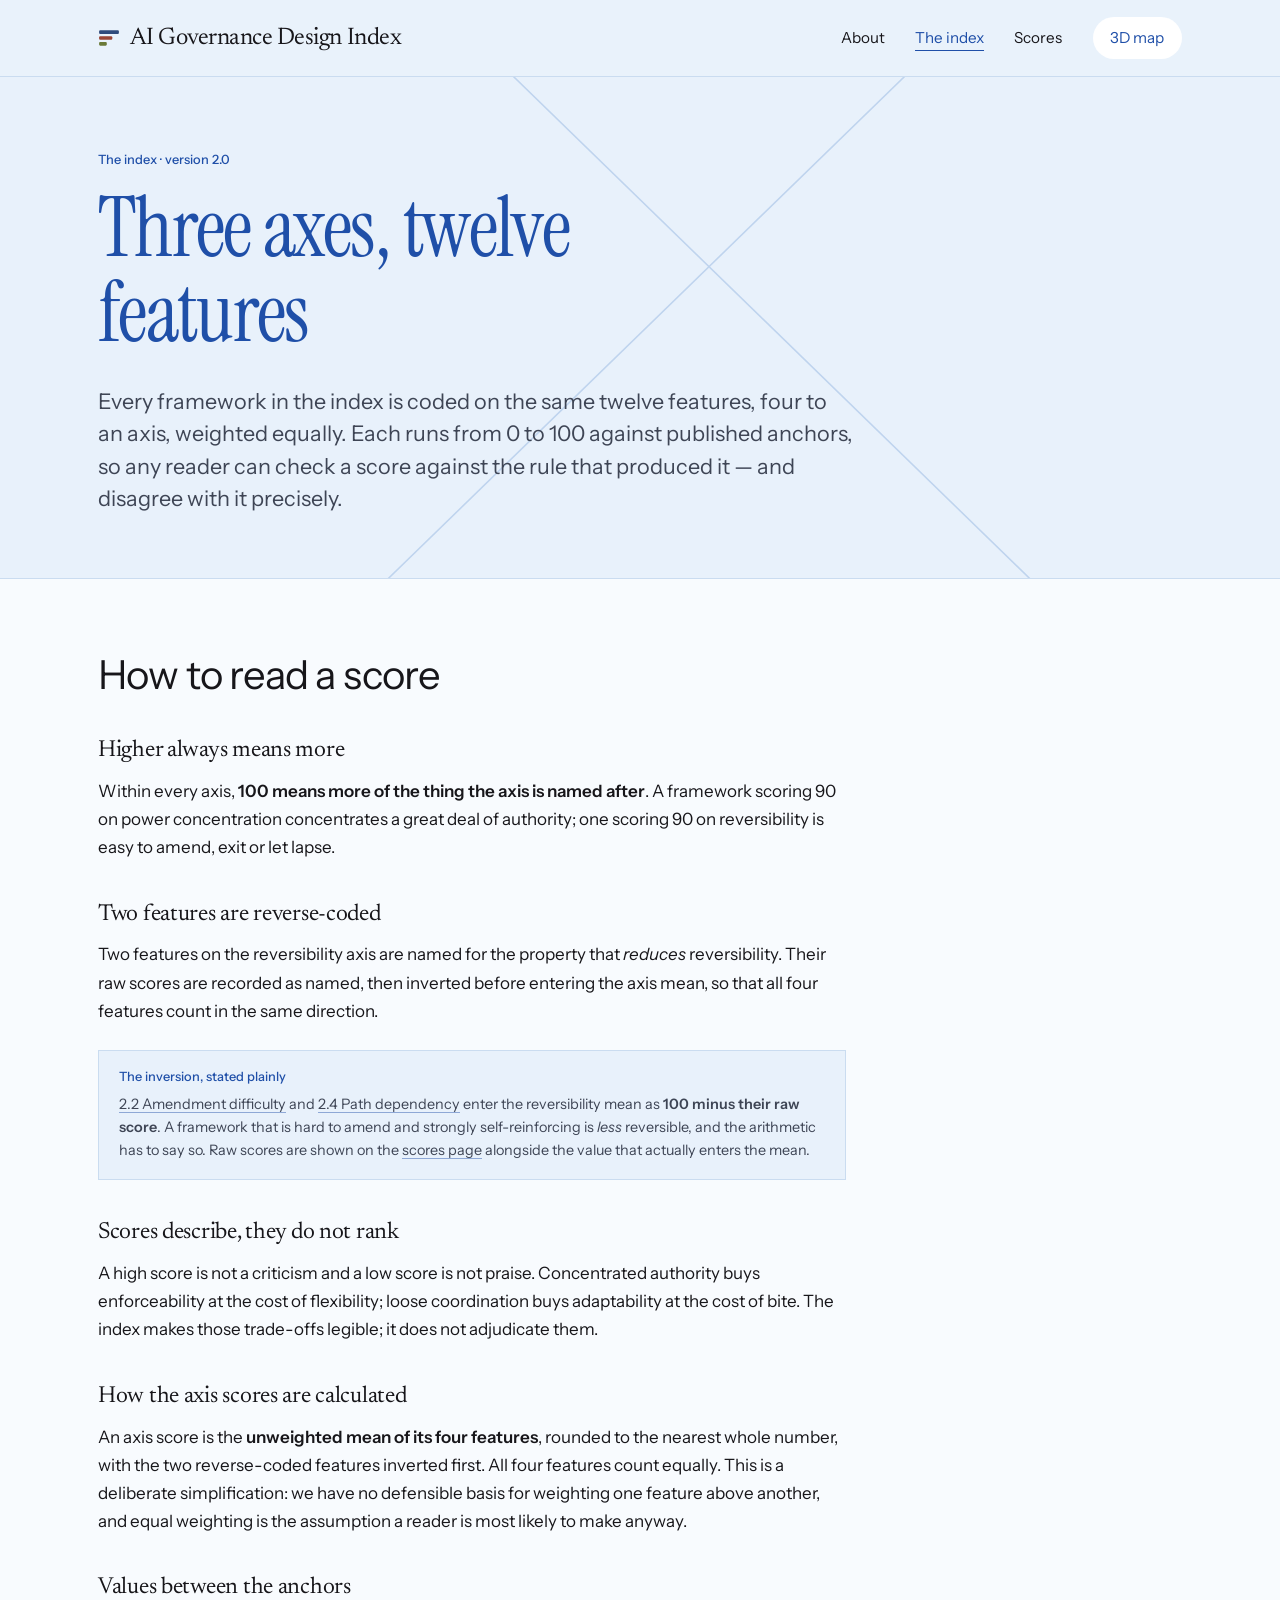
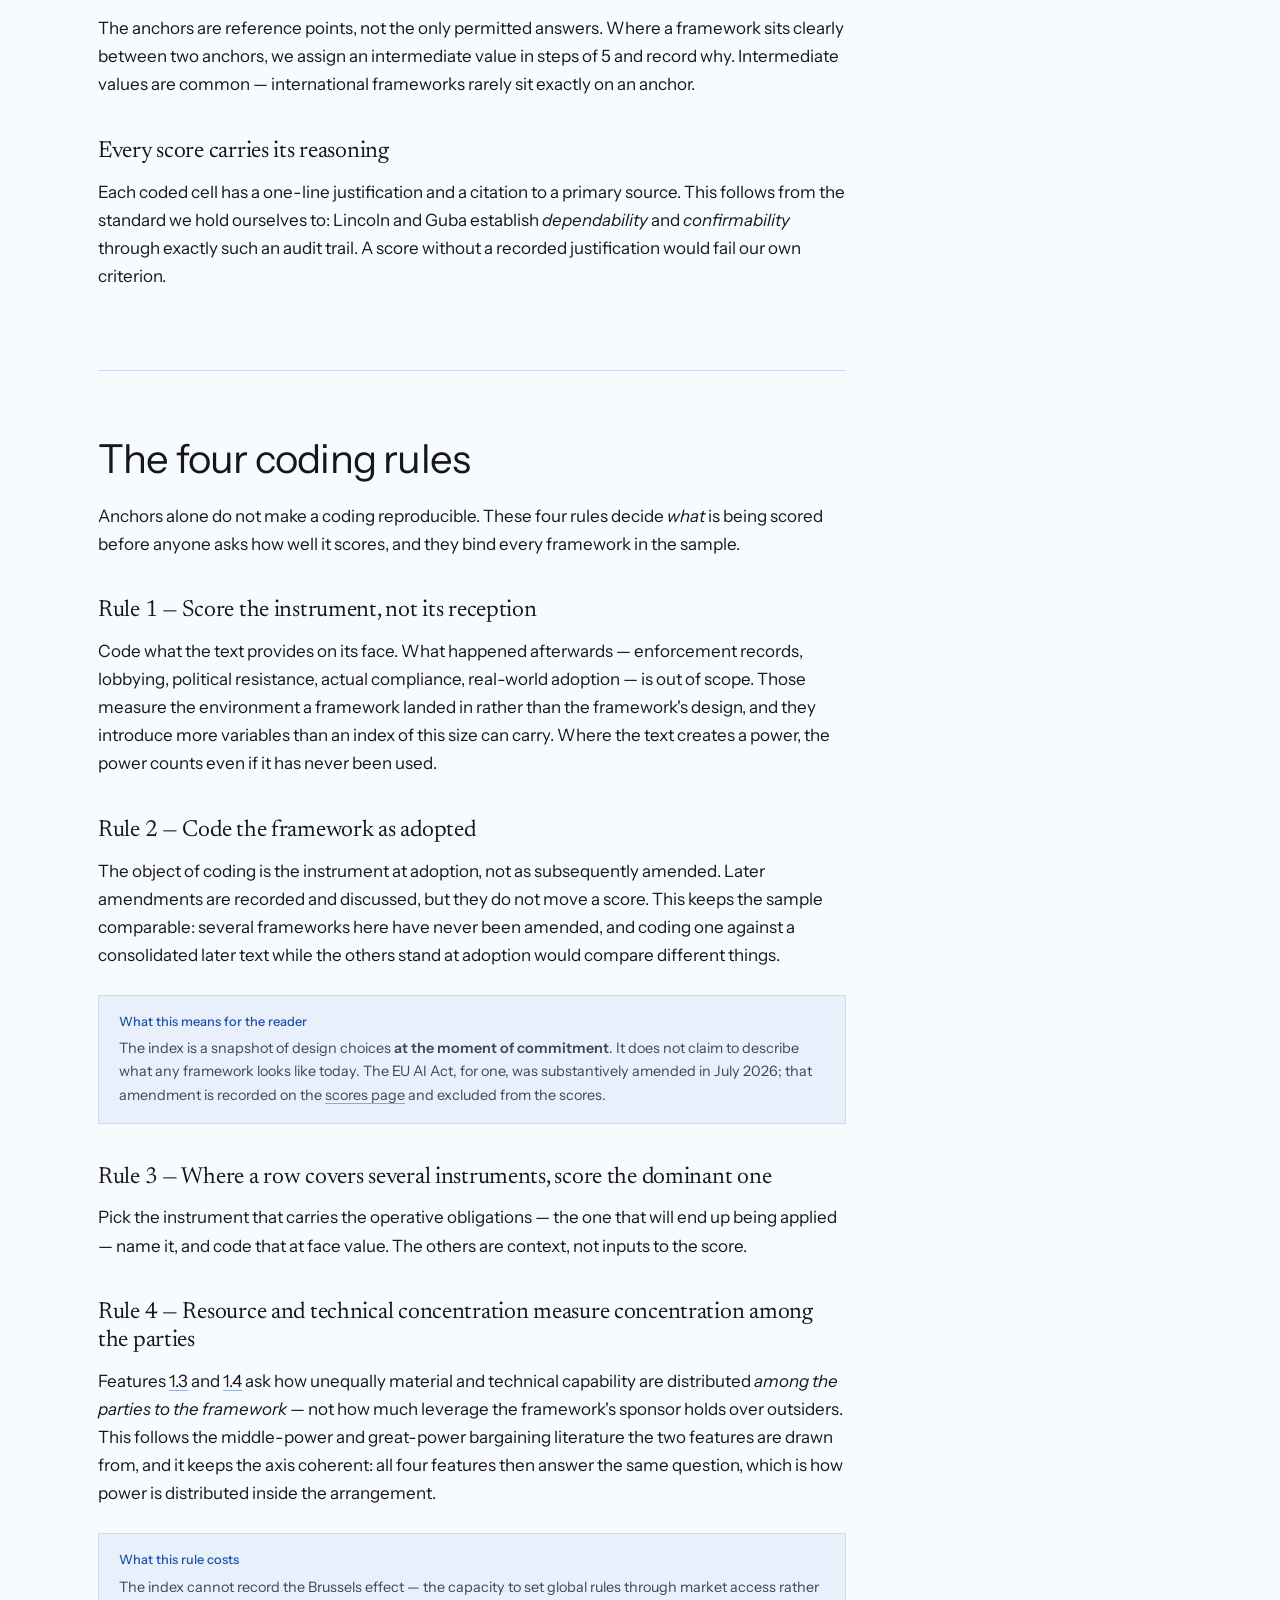
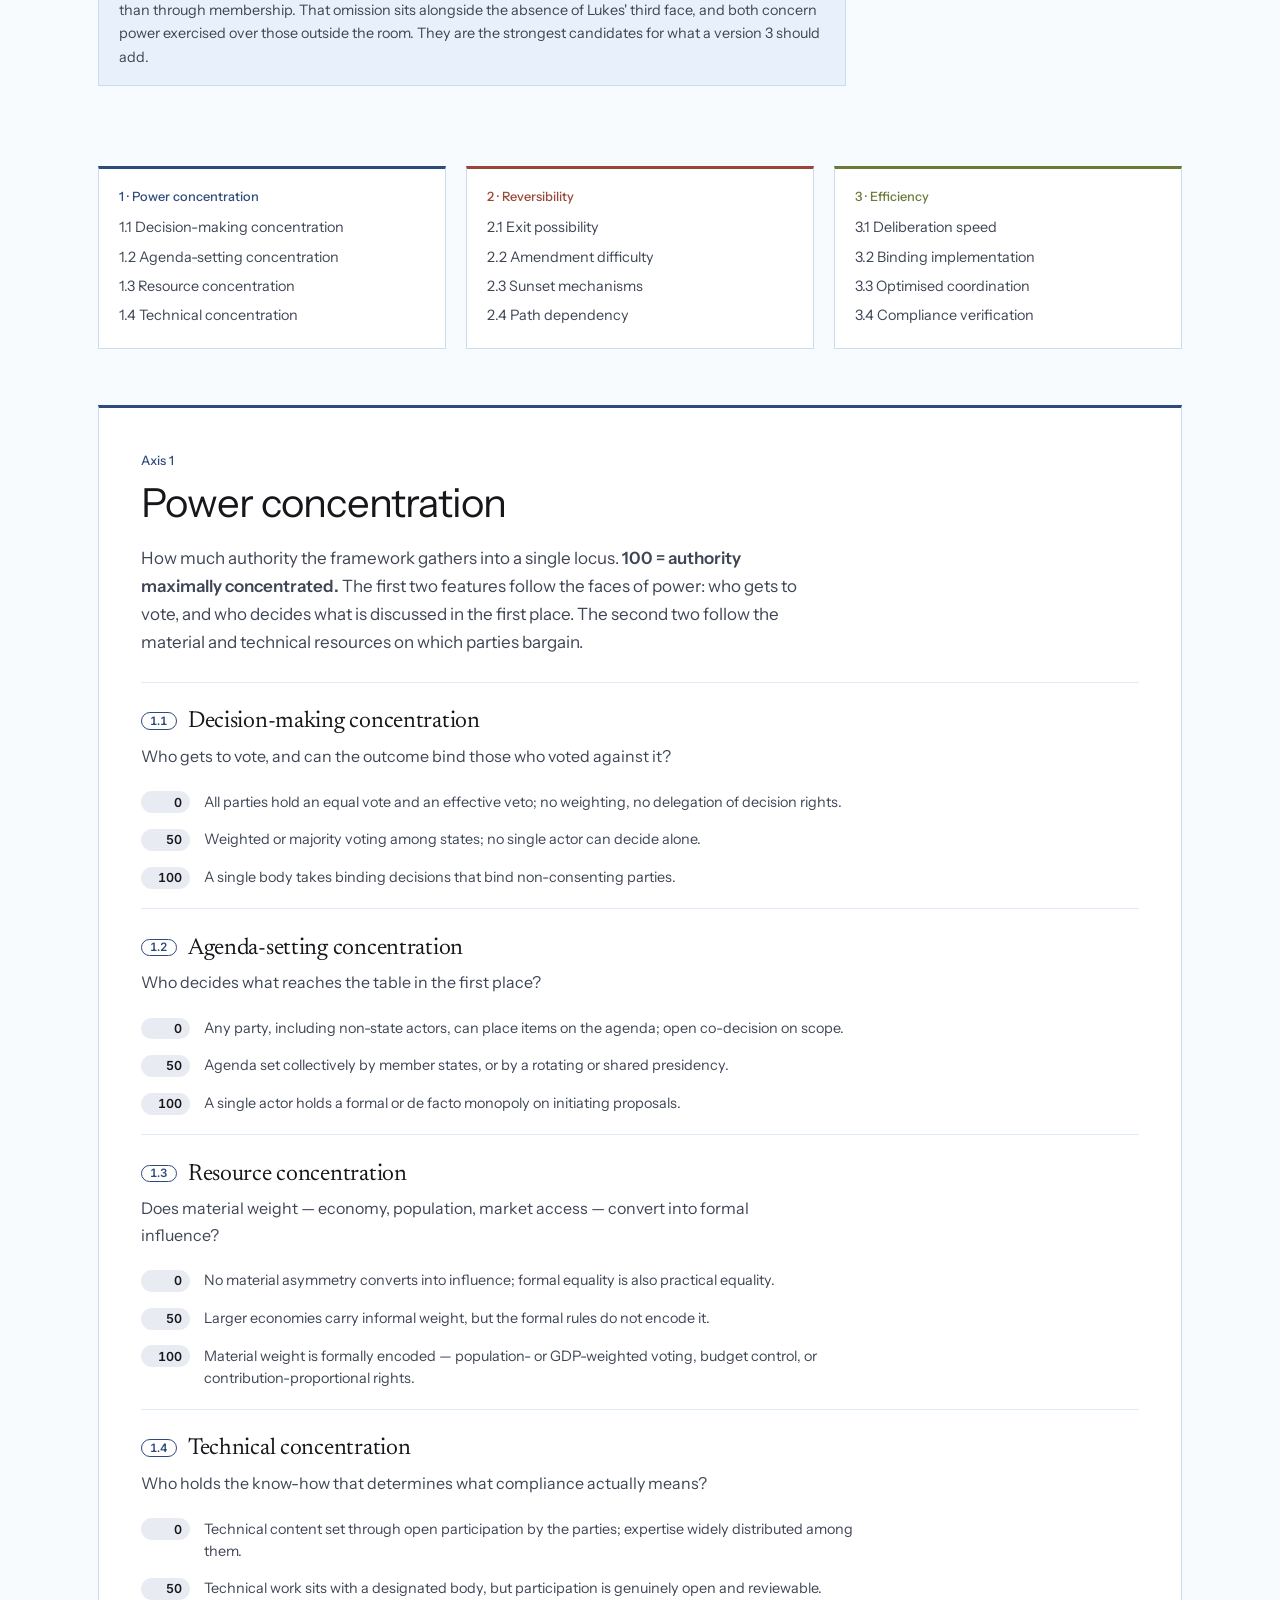
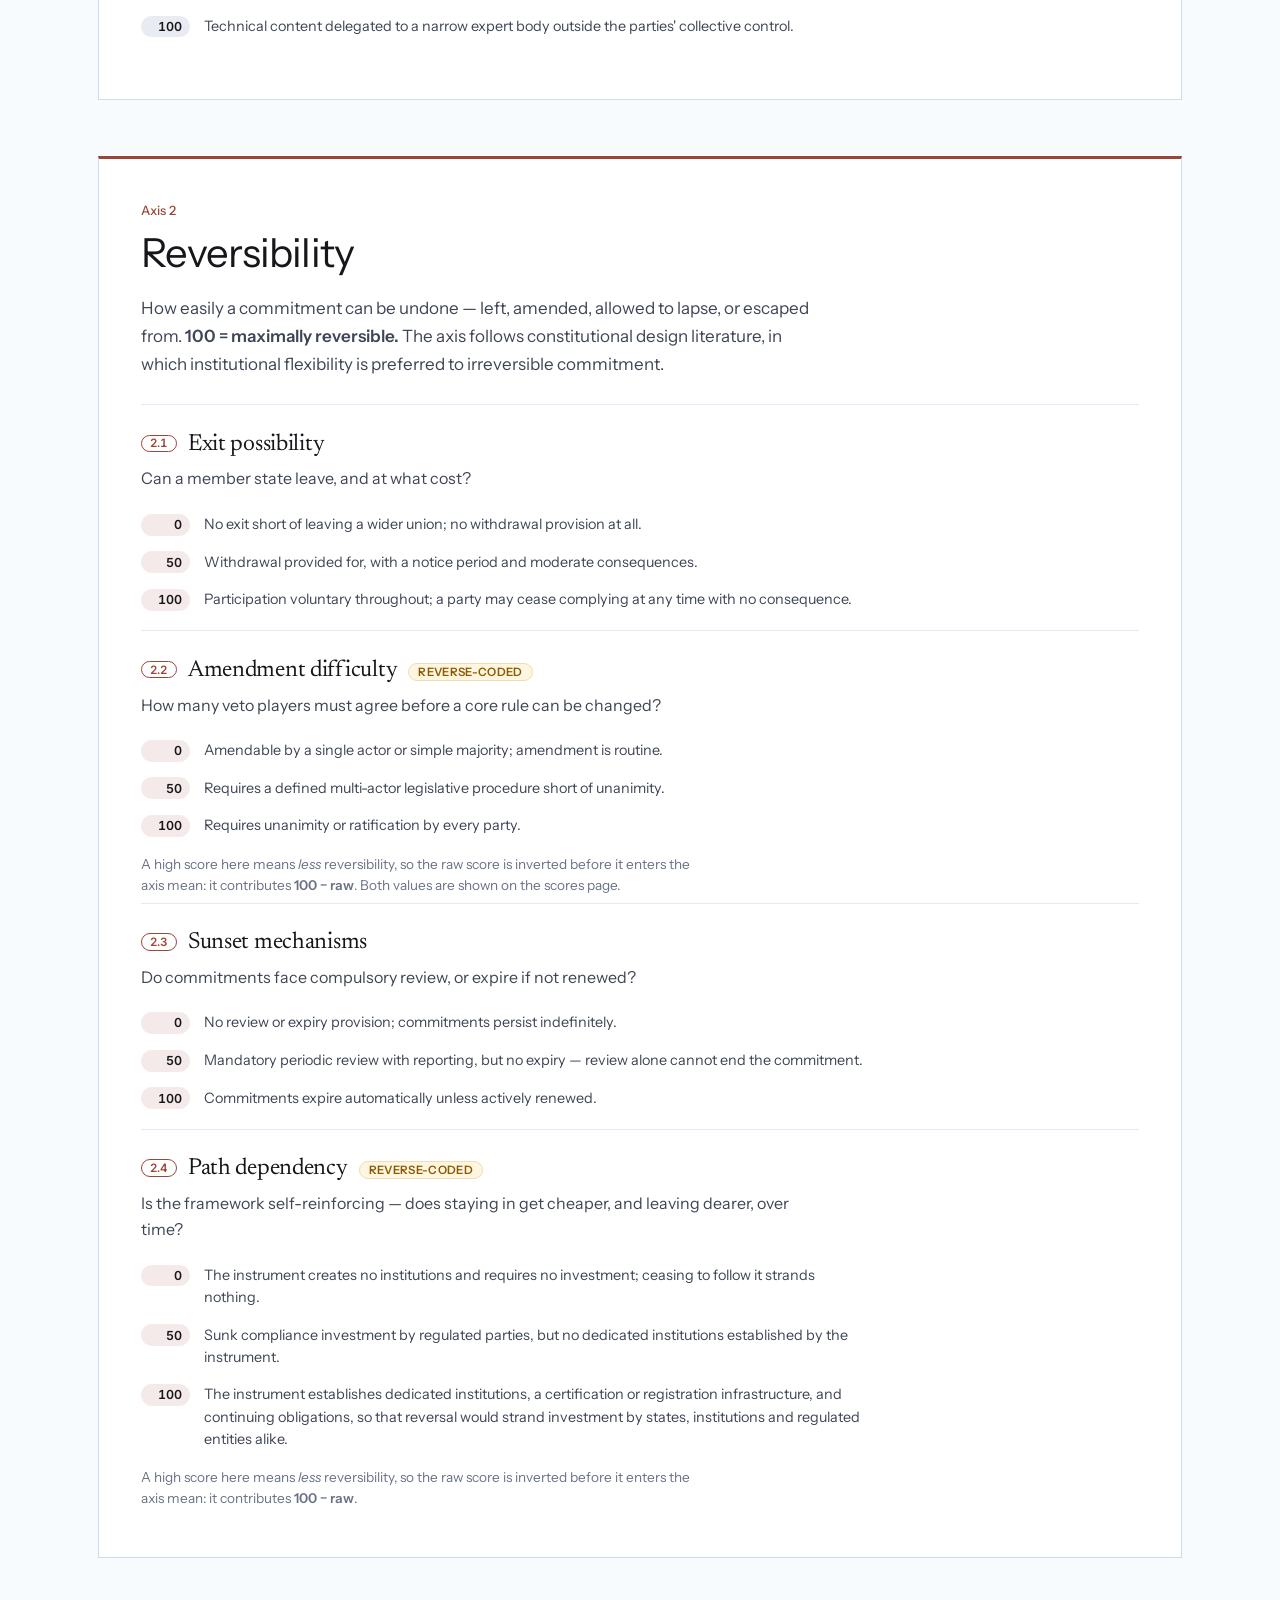
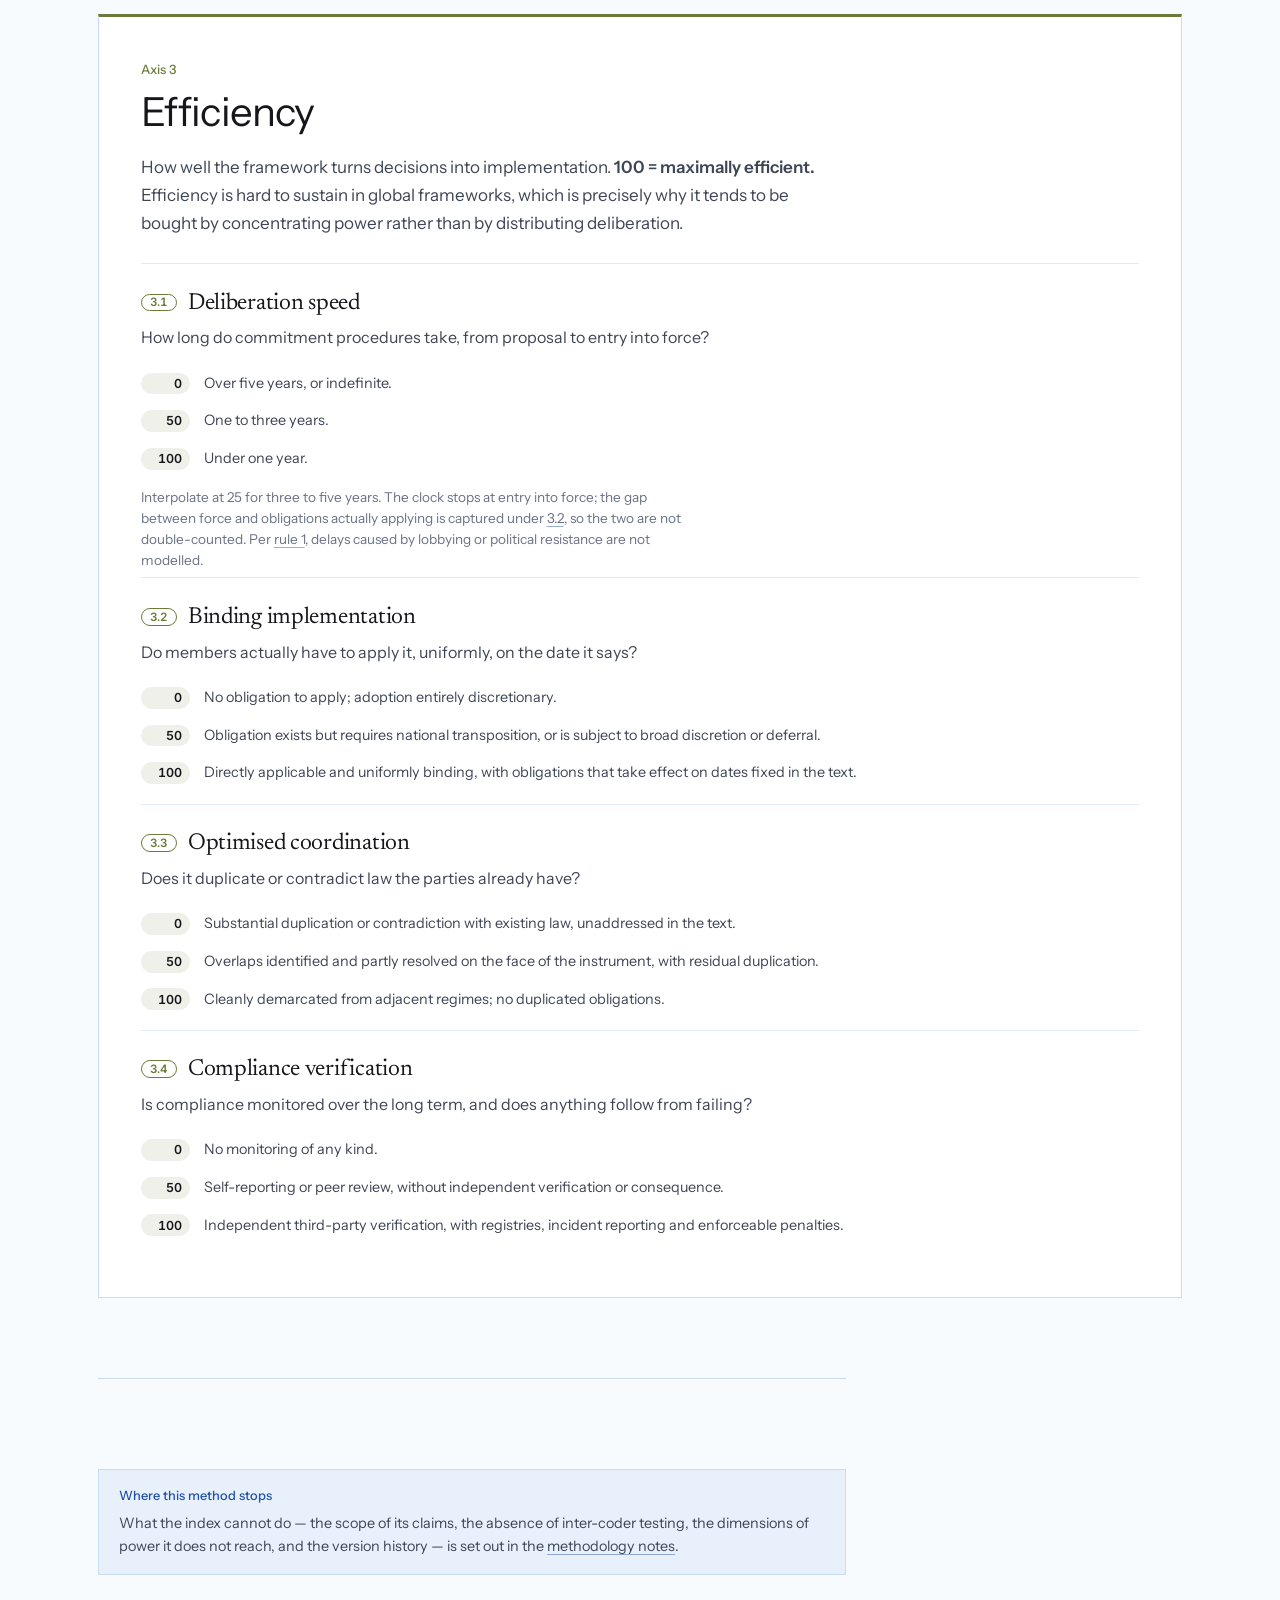
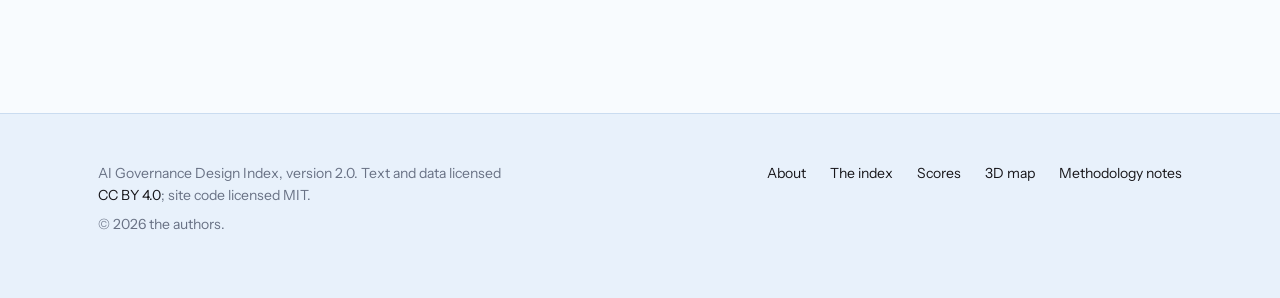
<file: rubric.html>
<!DOCTYPE html>
<html lang="en">
<head>
<meta charset="utf-8">
<meta name="viewport" content="width=device-width, initial-scale=1">

<title>The index — AI Governance Design Index</title>
<meta name="description" content="The measurement guide: three axes, twelve features, and the scoring anchors used to code every AI governance framework in the index.">

<link rel="canonical" href="https://example.org/rubric.html">
<meta property="og:type" content="article">
<meta property="og:title" content="The index — AI Governance Design Index">
<meta property="og:description" content="Three axes, twelve features, and the scoring anchors used to code every AI governance framework in the index.">
<meta property="og:url" content="https://example.org/rubric.html">
<meta property="og:image" content="https://example.org/assets/img/social-card.png">
<meta name="twitter:card" content="summary_large_image">

<link rel="icon" href="assets/img/favicon.svg" type="image/svg+xml">
<link rel="preconnect" href="https://fonts.googleapis.com">
<link rel="preconnect" href="https://fonts.gstatic.com" crossorigin>
<link href="https://fonts.googleapis.com/css2?family=Instrument+Sans:wght@400..700&family=Instrument+Serif:ital@0;1&family=Newsreader:opsz,wght@6..72,400..500&family=Inter:wght@400..700&display=swap" rel="stylesheet">
<link rel="stylesheet" href="assets/style.css">
</head>
<body>

<a class="skip-link" href="#main">Skip to content</a>

<header class="site-header">
  <div class="wrap">
    <a class="brand" href="index.html">
      <span class="mark" aria-hidden="true">
        <svg width="20" height="20" viewBox="0 0 20 20" fill="none">
          <rect x="1" y="3"  width="18" height="3.4" rx="1" fill="#2F4B7C"/>
          <rect x="1" y="8.3" width="12" height="3.4" rx="1" fill="#9A4636"/>
          <rect x="1" y="13.6" width="7" height="3.4" rx="1" fill="#6A7A38"/>
        </svg>
      </span>
      AI Governance Design Index
    </a>
    <nav class="site-nav" aria-label="Main">
      <a href="index.html">About</a>
      <a href="rubric.html" aria-current="page">The index</a>
      <a href="frameworks.html">Scores</a>
      <a href="explore.html">3D map</a>
    </nav>
  </div>
</header>

<main id="main">
  <div class="wrap">

    <div class="opener prose-wide">
      <span class="label">The index · version 2.0</span>
      <h1>Three axes, twelve features</h1>
      <p class="lede">
        Every framework in the index is coded on the same twelve features,
        four to an axis, weighted equally. Each runs from 0 to 100 against
        published anchors, so any reader can check a score against the rule that
        produced it — and disagree with it precisely.
      </p>
      <hr class="opener-rule">
    </div>

    <!-- ======================================================================
         HOW TO READ A SCORE
         ====================================================================== -->
    <section class="prose">
      <h2 id="how-to-read">How to read a score</h2>

      <h3>Higher always means more</h3>
      <p>
        Within every axis, <strong>100 means more of the thing the axis is named
        after</strong>. A framework scoring 90 on power concentration concentrates
        a great deal of authority; one scoring 90 on reversibility is easy to
        amend, exit or let lapse.
      </p>

      <h3>Two features are reverse-coded</h3>
      <p>
        Two features on the reversibility axis are named for the property that
        <em>reduces</em> reversibility. Their raw scores are recorded as named,
        then inverted before entering the axis mean, so that all four features
        count in the same direction.
      </p>
      <div class="note">
        <span class="label">The inversion, stated plainly</span>
        <p>
          <a href="#rv-2">2.2 Amendment difficulty</a> and
          <a href="#rv-4">2.4 Path dependency</a> enter the reversibility mean as
          <strong>100 minus their raw score</strong>. A framework that is hard to
          amend and strongly self-reinforcing is <em>less</em> reversible, and the
          arithmetic has to say so. Raw scores are shown on the
          <a href="frameworks.html">scores page</a> alongside the value that
          actually enters the mean.
        </p>
      </div>

      <h3>Scores describe, they do not rank</h3>
      <p>
        A high score is not a criticism and a low score is not praise.
        Concentrated authority buys enforceability at the cost of flexibility;
        loose coordination buys adaptability at the cost of bite. The index makes
        those trade-offs legible; it does not adjudicate them.
      </p>

      <h3>How the axis scores are calculated</h3>
      <p>
        An axis score is the <strong>unweighted mean of its four features</strong>,
        rounded to the nearest whole number, with the two reverse-coded features
        inverted first. All four features count equally. This is a deliberate
        simplification: we have no defensible basis for weighting one feature
        above another, and equal weighting is the assumption a reader is most
        likely to make anyway.
      </p>

      <h3>Values between the anchors</h3>
      <p>
        The anchors are reference points, not the only permitted answers. Where a
        framework sits clearly between two anchors, we assign an intermediate
        value in steps of 5 and record why. Intermediate values are common —
        international frameworks rarely sit exactly on an anchor.
      </p>

      <h3>Every score carries its reasoning</h3>
      <p>
        Each coded cell has a one-line justification and a citation to a primary
        source. This follows from the standard we hold ourselves to: Lincoln and
        Guba establish <em>dependability</em> and <em>confirmability</em> through
        exactly such an audit trail. A score without a recorded justification
        would fail our own criterion.
      </p>
    </section>

    <!-- ======================================================================
         THE FOUR CODING RULES
         ====================================================================== -->
    <section class="prose">
      <h2 id="coding-rules">The four coding rules</h2>
      <p>
        Anchors alone do not make a coding reproducible. These four rules decide
        <em>what</em> is being scored before anyone asks how well it scores, and
        they bind every framework in the sample.
      </p>

      <h3>Rule 1 — Score the instrument, not its reception</h3>
      <p>
        Code what the text provides on its face. What happened afterwards —
        enforcement records, lobbying, political resistance, actual compliance,
        real-world adoption — is out of scope. Those measure the environment a
        framework landed in rather than the framework's design, and they
        introduce more variables than an index of this size can carry. Where the
        text creates a power, the power counts even if it has never been used.
      </p>

      <h3>Rule 2 — Code the framework as adopted</h3>
      <p>
        The object of coding is the instrument at adoption, not as subsequently
        amended. Later amendments are recorded and discussed, but they do not
        move a score. This keeps the sample comparable: several frameworks here
        have never been amended, and coding one against a consolidated later text
        while the others stand at adoption would compare different things.
      </p>
      <div class="note">
        <span class="label">What this means for the reader</span>
        <p>
          The index is a snapshot of design choices <strong>at the moment of
          commitment</strong>. It does not claim to describe what any framework
          looks like today. The EU AI Act, for one, was substantively amended in
          July 2026; that amendment is recorded on the
          <a href="frameworks.html">scores page</a> and excluded from the scores.
        </p>
      </div>

      <h3>Rule 3 — Where a row covers several instruments, score the dominant one</h3>
      <p>
        Pick the instrument that carries the operative obligations — the one that
        will end up being applied — name it, and code that at face value. The
        others are context, not inputs to the score.
      </p>

      <h3>Rule 4 — Resource and technical concentration measure concentration among the parties</h3>
      <p>
        Features <a href="#pc-3">1.3</a> and <a href="#pc-4">1.4</a> ask how
        unequally material and technical capability are distributed <em>among the
        parties to the framework</em> — not how much leverage the framework's
        sponsor holds over outsiders. This follows the middle-power and
        great-power bargaining literature the two features are drawn from, and it
        keeps the axis coherent: all four features then answer the same question,
        which is how power is distributed inside the arrangement.
      </p>
      <div class="note">
        <span class="label">What this rule costs</span>
        <p>
          The index cannot record the Brussels effect — the capacity to set
          global rules through market access rather than through membership.
          That omission sits alongside the absence of Lukes' third face, and both
          concern power exercised over those outside the room. They are the
          strongest candidates for what a version 3 should add.
        </p>
      </div>
    </section>

    <!-- ======================================================================
         CONTENTS
         ====================================================================== -->
    <nav aria-label="Index contents">
      <ul class="toc">
        <li class="axis-1">
          <span class="label">1 · Power concentration</span>
          <ol>
            <li><a href="#pc-1">1.1 Decision-making concentration</a></li>
            <li><a href="#pc-2">1.2 Agenda-setting concentration</a></li>
            <li><a href="#pc-3">1.3 Resource concentration</a></li>
            <li><a href="#pc-4">1.4 Technical concentration</a></li>
          </ol>
        </li>
        <li class="axis-2">
          <span class="label">2 · Reversibility</span>
          <ol>
            <li><a href="#rv-1">2.1 Exit possibility</a></li>
            <li><a href="#rv-2">2.2 Amendment difficulty</a></li>
            <li><a href="#rv-3">2.3 Sunset mechanisms</a></li>
            <li><a href="#rv-4">2.4 Path dependency</a></li>
          </ol>
        </li>
        <li class="axis-3">
          <span class="label">3 · Efficiency</span>
          <ol>
            <li><a href="#ef-1">3.1 Deliberation speed</a></li>
            <li><a href="#ef-2">3.2 Binding implementation</a></li>
            <li><a href="#ef-3">3.3 Optimised coordination</a></li>
            <li><a href="#ef-4">3.4 Compliance verification</a></li>
          </ol>
        </li>
      </ul>
    </nav>

    <!-- ======================================================================
         AXIS 1 — POWER CONCENTRATION
         ====================================================================== -->
    <section class="axis axis-1" id="power-concentration">
      <div class="axis-head">
        <span class="label">Axis 1</span>
        <h2>Power concentration</h2>
        <p class="axis-def">
          How much authority the framework gathers into a single locus.
          <strong>100 = authority maximally concentrated.</strong>
          The first two features follow the faces of power: who gets to vote, and
          who decides what is discussed in the first place. The second two follow
          the material and technical resources on which parties bargain.
        </p>
      </div>

      <article class="criterion" id="pc-1">
        <h3><span class="num">1.1</span> Decision-making concentration</h3>
        <p class="q">Who gets to vote, and can the outcome bind those who voted against it?</p>
        <ul class="anchors">
          <li><span class="v">0</span><span>All parties hold an equal vote and an effective veto; no weighting, no delegation of decision rights.</span></li>
          <li><span class="v">50</span><span>Weighted or majority voting among states; no single actor can decide alone.</span></li>
          <li><span class="v">100</span><span>A single body takes binding decisions that bind non-consenting parties.</span></li>
        </ul>
      </article>

      <article class="criterion" id="pc-2">
        <h3><span class="num">1.2</span> Agenda-setting concentration</h3>
        <p class="q">Who decides what reaches the table in the first place?</p>
        <ul class="anchors">
          <li><span class="v">0</span><span>Any party, including non-state actors, can place items on the agenda; open co-decision on scope.</span></li>
          <li><span class="v">50</span><span>Agenda set collectively by member states, or by a rotating or shared presidency.</span></li>
          <li><span class="v">100</span><span>A single actor holds a formal or de facto monopoly on initiating proposals.</span></li>
        </ul>
      </article>

      <article class="criterion" id="pc-3">
        <h3><span class="num">1.3</span> Resource concentration</h3>
        <p class="q">Does material weight — economy, population, market access — convert into formal influence?</p>
        <ul class="anchors">
          <li><span class="v">0</span><span>No material asymmetry converts into influence; formal equality is also practical equality.</span></li>
          <li><span class="v">50</span><span>Larger economies carry informal weight, but the formal rules do not encode it.</span></li>
          <li><span class="v">100</span><span>Material weight is formally encoded — population- or GDP-weighted voting, budget control, or contribution-proportional rights.</span></li>
        </ul>
      </article>

      <article class="criterion" id="pc-4">
        <h3><span class="num">1.4</span> Technical concentration</h3>
        <p class="q">Who holds the know-how that determines what compliance actually means?</p>
        <ul class="anchors">
          <li><span class="v">0</span><span>Technical content set through open participation by the parties; expertise widely distributed among them.</span></li>
          <li><span class="v">50</span><span>Technical work sits with a designated body, but participation is genuinely open and reviewable.</span></li>
          <li><span class="v">100</span><span>Technical content delegated to a narrow expert body outside the parties' collective control.</span></li>
        </ul>
      </article>
    </section>

    <!-- ======================================================================
         AXIS 2 — REVERSIBILITY
         ====================================================================== -->
    <section class="axis axis-2" id="reversibility">
      <div class="axis-head">
        <span class="label">Axis 2</span>
        <h2>Reversibility</h2>
        <p class="axis-def">
          How easily a commitment can be undone — left, amended, allowed to lapse,
          or escaped from. <strong>100 = maximally reversible.</strong>
          The axis follows constitutional design literature, in which institutional
          flexibility is preferred to irreversible commitment.
        </p>
      </div>

      <article class="criterion" id="rv-1">
        <h3><span class="num">2.1</span> Exit possibility</h3>
        <p class="q">Can a member state leave, and at what cost?</p>
        <ul class="anchors">
          <li><span class="v">0</span><span>No exit short of leaving a wider union; no withdrawal provision at all.</span></li>
          <li><span class="v">50</span><span>Withdrawal provided for, with a notice period and moderate consequences.</span></li>
          <li><span class="v">100</span><span>Participation voluntary throughout; a party may cease complying at any time with no consequence.</span></li>
        </ul>
      </article>

      <article class="criterion" id="rv-2">
        <h3><span class="num">2.2</span> Amendment difficulty <span class="changed">reverse-coded</span></h3>
        <p class="q">How many veto players must agree before a core rule can be changed?</p>
        <ul class="anchors">
          <li><span class="v">0</span><span>Amendable by a single actor or simple majority; amendment is routine.</span></li>
          <li><span class="v">50</span><span>Requires a defined multi-actor legislative procedure short of unanimity.</span></li>
          <li><span class="v">100</span><span>Requires unanimity or ratification by every party.</span></li>
        </ul>
        <p class="provenance">
          A high score here means <em>less</em> reversibility, so the raw score is
          inverted before it enters the axis mean: it contributes
          <strong>100 − raw</strong>. Both values are shown on the scores page.
        </p>
      </article>

      <article class="criterion" id="rv-3">
        <h3><span class="num">2.3</span> Sunset mechanisms</h3>
        <p class="q">Do commitments face compulsory review, or expire if not renewed?</p>
        <ul class="anchors">
          <li><span class="v">0</span><span>No review or expiry provision; commitments persist indefinitely.</span></li>
          <li><span class="v">50</span><span>Mandatory periodic review with reporting, but no expiry — review alone cannot end the commitment.</span></li>
          <li><span class="v">100</span><span>Commitments expire automatically unless actively renewed.</span></li>
        </ul>
      </article>

      <article class="criterion" id="rv-4">
        <h3><span class="num">2.4</span> Path dependency <span class="changed">reverse-coded</span></h3>
        <p class="q">Is the framework self-reinforcing — does staying in get cheaper, and leaving dearer, over time?</p>
        <ul class="anchors">
          <li><span class="v">0</span><span>The instrument creates no institutions and requires no investment; ceasing to follow it strands nothing.</span></li>
          <li><span class="v">50</span><span>Sunk compliance investment by regulated parties, but no dedicated institutions established by the instrument.</span></li>
          <li><span class="v">100</span><span>The instrument establishes dedicated institutions, a certification or registration infrastructure, and continuing obligations, so that reversal would strand investment by states, institutions and regulated entities alike.</span></li>
        </ul>
        <p class="provenance">
          A high score here means <em>less</em> reversibility, so the raw score is
          inverted before it enters the axis mean: it contributes
          <strong>100 − raw</strong>.
        </p>
      </article>
    </section>

    <!-- ======================================================================
         AXIS 3 — EFFICIENCY
         ====================================================================== -->
    <section class="axis axis-3" id="efficiency">
      <div class="axis-head">
        <span class="label">Axis 3</span>
        <h2>Efficiency</h2>
        <p class="axis-def">
          How well the framework turns decisions into implementation.
          <strong>100 = maximally efficient.</strong>
          Efficiency is hard to sustain in global frameworks, which is precisely
          why it tends to be bought by concentrating power rather than by
          distributing deliberation.
        </p>
      </div>

      <article class="criterion" id="ef-1">
        <h3><span class="num">3.1</span> Deliberation speed</h3>
        <p class="q">How long do commitment procedures take, from proposal to entry into force?</p>
        <ul class="anchors">
          <li><span class="v">0</span><span>Over five years, or indefinite.</span></li>
          <li><span class="v">50</span><span>One to three years.</span></li>
          <li><span class="v">100</span><span>Under one year.</span></li>
        </ul>
        <p class="provenance">
          Interpolate at 25 for three to five years. The clock stops at entry into
          force; the gap between force and obligations actually applying is
          captured under <a href="#ef-2">3.2</a>, so the two are not
          double-counted. Per <a href="#coding-rules">rule 1</a>, delays caused by
          lobbying or political resistance are not modelled.
        </p>
      </article>

      <article class="criterion" id="ef-2">
        <h3><span class="num">3.2</span> Binding implementation</h3>
        <p class="q">Do members actually have to apply it, uniformly, on the date it says?</p>
        <ul class="anchors">
          <li><span class="v">0</span><span>No obligation to apply; adoption entirely discretionary.</span></li>
          <li><span class="v">50</span><span>Obligation exists but requires national transposition, or is subject to broad discretion or deferral.</span></li>
          <li><span class="v">100</span><span>Directly applicable and uniformly binding, with obligations that take effect on dates fixed in the text.</span></li>
        </ul>
      </article>

      <article class="criterion" id="ef-3">
        <h3><span class="num">3.3</span> Optimised coordination</h3>
        <p class="q">Does it duplicate or contradict law the parties already have?</p>
        <ul class="anchors">
          <li><span class="v">0</span><span>Substantial duplication or contradiction with existing law, unaddressed in the text.</span></li>
          <li><span class="v">50</span><span>Overlaps identified and partly resolved on the face of the instrument, with residual duplication.</span></li>
          <li><span class="v">100</span><span>Cleanly demarcated from adjacent regimes; no duplicated obligations.</span></li>
        </ul>
      </article>

      <article class="criterion" id="ef-4">
        <h3><span class="num">3.4</span> Compliance verification</h3>
        <p class="q">Is compliance monitored over the long term, and does anything follow from failing?</p>
        <ul class="anchors">
          <li><span class="v">0</span><span>No monitoring of any kind.</span></li>
          <li><span class="v">50</span><span>Self-reporting or peer review, without independent verification or consequence.</span></li>
          <li><span class="v">100</span><span>Independent third-party verification, with registries, incident reporting and enforceable penalties.</span></li>
        </ul>
      </article>
    </section>

    <section class="prose">
      <div class="note">
        <span class="label">Where this method stops</span>
        <p>
          What the index cannot do — the scope of its claims, the absence of
          inter-coder testing, the dimensions of power it does not reach, and the
          version history — is set out in the
          <a href="methodology.html">methodology notes</a>.
        </p>
      </div>
    </section>

  </div>
</main>

<footer class="site-footer">
  <div class="wrap">
    <div>
      <p>
        AI Governance Design Index, version 2.0. Text and data licensed
        <a href="https://creativecommons.org/licenses/by/4.0/" rel="license noopener">CC&nbsp;BY&nbsp;4.0</a>;
        site code licensed MIT.
      </p>
      <p>&copy; <span data-year>2026</span> the authors.</p>
    </div>
    <nav aria-label="Footer">
      <a href="index.html">About</a>
      <a href="rubric.html">The index</a>
      <a href="frameworks.html">Scores</a>
      <a href="explore.html">3D map</a>
      <a href="methodology.html">Methodology notes</a>
    </nav>
  </div>
</footer>

<script src="assets/site.js" defer></script>
</body>
</html>
</file>
<file: assets/style.css>
/* ==========================================================================
   AI Governance Design Index — stylesheet
   --------------------------------------------------------------------------
   You almost never need to edit this file. Colours, type and lines are set by
   the variables in the :root block just below, so if you want to change the
   look, change a value there rather than hunting through the file.

   The site is light only, on purpose: it does not switch to a dark theme when
   a reader's computer is in dark mode.

   Nothing in this file affects the numbers. The score table, the summary
   cards and the 3D map read their data from the HTML, not from here.
   ========================================================================== */

:root {
  /* --- Colour ------------------------------------------------------------ */
  --band:       #E8F1FB;   /* header and page-title band (light blue)  */
  --page:       #F8FBFE;   /* page background                          */
  --paper:      #FFFFFF;   /* cards, tables, panels                    */
  --paper-2:    #F0F6FD;   /* tinted areas inside cards, table heads   */
  --ink:        #17161A;   /* main text                                */
  --ink-soft:   #3E4555;   /* secondary text                           */
  --ink-faint:  #697285;   /* captions, meta                           */
  --rule:       #CADCF0;   /* hairlines and card borders               */
  --rule-soft:  #E1EBF7;
  --accent:     #1F4FA8;   /* titles on inner pages, labels, links     */
  --accent-soft:#DDEAFB;   /* pill buttons                             */
  --peach:      #FBF1E6;   /* warm glow at the foot of the home band   */
  --dot:        rgba(31, 79, 168, .16);  /* dot grid in the band        */

  /* Axis colours. Used for the three index axes, consistently, everywhere.
     If you change these, change AXIS in tools/make-figures.py too. */
  --axis-1:     #2F4B7C;   /* Power concentration */
  --axis-2:     #9A4636;   /* Reversibility       */
  --axis-3:     #6A7A38;   /* Efficiency          */
  --axis-1-bg:  #2f4b7c1c;
  --axis-2-bg:  #9a46361c;
  --axis-3-bg:  #6a7a381c;

  --flag:       #8A5A00;   /* provisional / caution */
  --flag-bg:    #FFF6E2;
  --flag-rule:  #F0DDB0;

  /* --- Type -------------------------------------------------------------- */
  --display: "Instrument Serif", "Iowan Old Style", Georgia, "Times New Roman", serif;  /* big page titles */
  --title:   "Newsreader", "Iowan Old Style", Georgia, "Times New Roman", serif;        /* card titles, site name */
  --sans:    "Instrument Sans", "Inter", system-ui, -apple-system, "Segoe UI", Helvetica, Arial, sans-serif;  /* text, section headings */
  --data:    "Inter", system-ui, -apple-system, "Segoe UI", Helvetica, Arial, sans-serif;  /* tables and numbers */
  --serif:   var(--display);  /* kept so older markup that asks for it still works */

  /* --- Shape ------------------------------------------------------------- */
  /* Square corners and hairline borders. The 3D map page reads these two. */
  --radius:  0px;
  --shadow:  0 0 0 1px var(--rule);

  /* --- Layout ------------------------------------------------------------ */
  --measure: 68ch;   /* comfortable reading width */
  --wide:    1180px; /* width for tables and figures */
  --gutter:  clamp(1.25rem, 5vw, 3rem);
  --main-top: clamp(2.5rem, 6vw, 4.5rem);

  color-scheme: light;
}

/* ==========================================================================
   Base
   ========================================================================== */

*, *::before, *::after { box-sizing: border-box; }

html { -webkit-text-size-adjust: 100%; scroll-behavior: smooth; background: var(--page); }
@media (prefers-reduced-motion: reduce) { html { scroll-behavior: auto; } }

body {
  margin: 0;
  background: var(--page);
  color: var(--ink);
  font-family: var(--sans);
  font-size: 1.0625rem;
  line-height: 1.65;
  overflow-x: clip;
  font-synthesis-weight: none;
  -webkit-font-smoothing: antialiased;
  -moz-osx-font-smoothing: grayscale;
}

/* Section headings: plain sans, regular weight, large. */
h1, h2, h3, h4 { margin: 0 0 .5em; color: var(--ink); }
h2, h4 { font-family: var(--sans); font-weight: 400; line-height: 1.18; letter-spacing: -0.02em; }
h2 { font-size: clamp(1.75rem, 1.25rem + 1.6vw, 2.5rem); margin-top: 2.2em; }
/* Big titles and card titles: the serif. */
h1 { font-family: var(--display); font-weight: 400; font-size: clamp(2.8rem, 1.6rem + 4.6vw, 5.2rem); line-height: 1.02; letter-spacing: -0.02em; }
h3 { font-family: var(--title); font-weight: 400; font-size: 1.45rem; line-height: 1.22; letter-spacing: -0.012em; margin-top: 1.7em; }
h2:first-child, h3:first-child { margin-top: 0; }

p { margin: 0 0 1.1em; }
p:last-child { margin-bottom: 0; }

a {
  color: inherit; text-decoration: underline;
  text-decoration-color: color-mix(in srgb, var(--accent) 45%, transparent);
  text-underline-offset: 0.2em; text-decoration-thickness: 1px;
  transition: color .15s, text-decoration-color .15s, background-color .15s;
}
a:hover { color: var(--accent); text-decoration-color: var(--accent); }
a:focus-visible, button:focus-visible, summary:focus-visible {
  outline: 2px solid var(--accent); outline-offset: 3px; border-radius: 2px;
}

strong { font-weight: 600; }
em { font-style: italic; }
hr { border: 0; border-top: 1px solid var(--rule); margin: 3rem 0; }

::selection { background: var(--accent-soft); }

/* Small label used above sections and in metadata */
.label {
  font-family: var(--sans);
  font-size: .8rem;
  font-weight: 500;
  letter-spacing: 0;
  color: var(--accent);
}

.skip-link {
  position: absolute; left: -9999px; top: 0;
  background: var(--ink); color: var(--paper);
  padding: .6rem 1rem; z-index: 100; font-family: var(--sans); font-size: .875rem;
}
.skip-link:focus { left: 0; }

/* ==========================================================================
   Layout containers
   ========================================================================== */

.wrap  { width: 100%; max-width: var(--wide); margin-inline: auto; padding-inline: var(--gutter); }
.prose { max-width: var(--measure); }
.prose-wide { max-width: 82ch; }

main { padding-block: var(--main-top) clamp(4rem, 9vw, 7rem); }

/* Space between top-level sections, with a hairline between them. */
main section + section,
main nav + section,
main section + nav {
  margin-top: clamp(3rem, 6.5vw, 5rem);
}
main .wrap > section + section:not(.axis) {
  border-top: 1px solid var(--rule); padding-top: clamp(2.5rem, 5vw, 4rem);
}

/* ==========================================================================
   Header / navigation
   ========================================================================== */

.site-header {
  background: color-mix(in srgb, var(--band) 92%, transparent);
  backdrop-filter: saturate(1.3) blur(10px);
  -webkit-backdrop-filter: saturate(1.3) blur(10px);
  border-bottom: 1px solid var(--rule);
  position: sticky; top: 0; z-index: 50;
}
.site-header .wrap {
  display: flex; align-items: center; gap: 1.5rem;
  min-height: 76px; flex-wrap: wrap;
}
.brand {
  font-family: var(--title); font-weight: 400; font-size: 1.5rem;
  text-decoration: none; letter-spacing: -0.02em; line-height: 1.1;
  display: flex; align-items: center; gap: .6rem; margin-right: auto; color: var(--ink);
}
.brand:hover { color: var(--ink); }
.brand .mark { flex: none; }
.brand .mark svg { display: block; width: 22px; height: 22px; }

.site-nav { display: flex; align-items: center; gap: .3rem 1.9rem; font-family: var(--sans); font-size: .95rem; flex-wrap: wrap; }
.site-nav a { text-decoration: none; color: var(--ink); padding: .3rem 0; }
.site-nav a:hover { color: var(--accent); }
.site-nav a[aria-current="page"] { color: var(--accent); text-decoration: underline; text-underline-offset: .45em; text-decoration-thickness: 1px; }
/* The last menu item is shown as a white pill, like a call to action. */
.site-nav a:last-child {
  background: var(--paper); color: var(--accent);
  border-radius: 999px; padding: .5rem 1.1rem; text-decoration: none;
}
.site-nav a:last-child:hover { background: var(--accent-soft); }
.site-nav a:last-child[aria-current="page"] { background: var(--accent); color: var(--paper); }

/* ==========================================================================
   Page opener — the tinted band at the top of every page
   ========================================================================== */

.opener.prose, .opener.prose-wide { max-width: none; }
.opener {
  position: relative; isolation: isolate;
  padding-bottom: clamp(2.5rem, 5vw, 4rem);
  margin-bottom: clamp(3rem, 6vw, 4.5rem);
}
.opener::before {
  content: ""; position: absolute; z-index: -1;
  top: calc(-1 * var(--main-top)); bottom: 0;
  left: 50%; width: 100vw; transform: translateX(-50%);
  border-bottom: 1px solid var(--rule);
  background: url("data:image/svg+xml,%3Csvg xmlns='http://www.w3.org/2000/svg' viewBox='0 0 1440 320' preserveAspectRatio='xMaxYMid slice'%3E%3Cg fill='none' stroke='%23BFD4EE' stroke-width='1'%3E%3Ccircle cx='1360' cy='160' r='900'/%3E%3Cline x1='940' y1='-10' x2='1290' y2='330'/%3E%3Cline x1='1210' y1='-10' x2='860' y2='330'/%3E%3C/g%3E%3C/svg%3E") right center / auto 100% no-repeat, var(--band);
}
.opener .label { display: block; margin-bottom: 1rem; }
.opener h1 { margin-bottom: .35em; max-width: 16ch; color: var(--accent); }
.lede {
  font-size: clamp(1.12rem, 1.02rem + .45vw, 1.35rem);
  line-height: 1.5; color: var(--ink-soft); max-width: 54ch; margin: 0;
}
.opener-rule { display: none; }

/* Home page (the one with the team) and 404: a centred hero over a dot grid,
   framed by two columns of triangles, one down each side. */
body:has(.people) .opener, .opener.prose {
  --tri-col: min(calc(17vw - 20px), 250px);   /* width of each triangle column */
  text-align: center;
  padding-top: clamp(2.5rem, 7vw, 6rem);
  padding-bottom: clamp(4rem, 9vw, 7.5rem);
}
/* The text never runs under the columns: it narrows as they widen. */
body:has(.people) .opener h1, .opener.prose h1 {
  color: var(--ink); margin-inline: auto;
  max-width: min(17ch, calc(100vw - 2 * var(--tri-col) - 4rem));
}
body:has(.people) .opener .lede, .opener.prose .lede {
  margin-inline: auto; color: var(--ink);
  max-width: min(54ch, calc(100vw - 2 * var(--tri-col) - 4rem));
}
body:has(.people) .opener::before, .opener.prose::before {
  border-bottom-color: var(--rule);
  background:
    url("data:image/svg+xml,%3Csvg xmlns='http://www.w3.org/2000/svg' viewBox='0 0 240 831.4' preserveAspectRatio='xMidYMin meet'%3E%3Cpolygon points='2.8,33.0 20.0,3.2 37.2,33.0' fill='%23B9C5F4'/%3E%3Cpolygon points='22.8,1.6 57.2,1.6 40.0,31.4' fill='%23B9C5F4'/%3E%3Cpolygon points='42.8,33.0 60.0,3.2 77.2,33.0' fill='%23B9C5F4'/%3E%3Cpolygon points='62.8,1.6 97.2,1.6 80.0,31.4' fill='%237EA6F2'/%3E%3Cpolygon points='82.8,33.0 100.0,3.2 117.2,33.0' fill='%23A8C5F6'/%3E%3Cpolygon points='122.8,33.0 140.0,3.2 157.2,33.0' fill='%239DB4F0'/%3E%3Cpolygon points='142.8,1.6 177.2,1.6 160.0,31.4' fill='%23B9C5F4'/%3E%3Cpolygon points='162.8,33.0 180.0,3.2 197.2,33.0' fill='%238FC0EA'/%3E%3Cpolygon points='182.8,1.6 217.2,1.6 200.0,31.4' fill='%23B9C5F4'/%3E%3Cpolygon points='202.8,33.0 220.0,3.2 237.2,33.0' fill='%23B9C5F4'/%3E%3Cpolygon points='2.8,36.3 37.2,36.3 20.0,66.0' fill='%237EA6F2'/%3E%3Cpolygon points='42.8,36.3 77.2,36.3 60.0,66.0' fill='%23A8C5F6'/%3E%3Cpolygon points='62.8,67.7 80.0,37.9 97.2,67.7' fill='%238FC0EA'/%3E%3Cpolygon points='82.8,36.3 117.2,36.3 100.0,66.0' fill='%23B9C5F4'/%3E%3Cpolygon points='102.8,67.7 120.0,37.9 137.2,67.7' fill='%23B9C5F4'/%3E%3Cpolygon points='122.8,36.3 157.2,36.3 140.0,66.0' fill='%23C9DCF8'/%3E%3Cpolygon points='142.8,67.7 160.0,37.9 177.2,67.7' fill='%23B9C5F4'/%3E%3Cpolygon points='2.8,102.3 20.0,72.5 37.2,102.3' fill='%23B9C5F4'/%3E%3Cpolygon points='22.8,70.9 57.2,70.9 40.0,100.7' fill='%237EA6F2'/%3E%3Cpolygon points='42.8,102.3 60.0,72.5 77.2,102.3' fill='%23C9DCF8'/%3E%3Cpolygon points='62.8,70.9 97.2,70.9 80.0,100.7' fill='%23B9C5F4'/%3E%3Cpolygon points='82.8,102.3 100.0,72.5 117.2,102.3' fill='%237EA6F2'/%3E%3Cpolygon points='102.8,70.9 137.2,70.9 120.0,100.7' fill='%237EA6F2'/%3E%3Cpolygon points='122.8,102.3 140.0,72.5 157.2,102.3' fill='%23C9DCF8'/%3E%3Cpolygon points='142.8,70.9 177.2,70.9 160.0,100.7' fill='%23C9DCF8'/%3E%3Cpolygon points='162.8,102.3 180.0,72.5 197.2,102.3' fill='%23C9DCF8'/%3E%3Cpolygon points='2.8,105.5 37.2,105.5 20.0,135.3' fill='%237EA6F2'/%3E%3Cpolygon points='22.8,136.9 40.0,107.2 57.2,136.9' fill='%239DB4F0'/%3E%3Cpolygon points='42.8,105.5 77.2,105.5 60.0,135.3' fill='%237EA6F2'/%3E%3Cpolygon points='62.8,136.9 80.0,107.2 97.2,136.9' fill='%23A8C5F6'/%3E%3Cpolygon points='82.8,105.5 117.2,105.5 100.0,135.3' fill='%23C9DCF8'/%3E%3Cpolygon points='102.8,136.9 120.0,107.2 137.2,136.9' fill='%23C9DCF8'/%3E%3Cpolygon points='122.8,105.5 157.2,105.5 140.0,135.3' fill='%238FC0EA'/%3E%3Cpolygon points='142.8,136.9 160.0,107.2 177.2,136.9' fill='%23C9DCF8'/%3E%3Cpolygon points='162.8,105.5 197.2,105.5 180.0,135.3' fill='%23B9C5F4'/%3E%3Cpolygon points='22.8,140.2 57.2,140.2 40.0,170.0' fill='%238FC0EA'/%3E%3Cpolygon points='42.8,171.6 60.0,141.8 77.2,171.6' fill='%23B9C5F4'/%3E%3Cpolygon points='62.8,140.2 97.2,140.2 80.0,170.0' fill='%23B9C5F4'/%3E%3Cpolygon points='82.8,171.6 100.0,141.8 117.2,171.6' fill='%239DB4F0'/%3E%3Cpolygon points='102.8,140.2 137.2,140.2 120.0,170.0' fill='%238FC0EA'/%3E%3Cpolygon points='122.8,171.6 140.0,141.8 157.2,171.6' fill='%23C9DCF8'/%3E%3Cpolygon points='142.8,140.2 177.2,140.2 160.0,170.0' fill='%23C9DCF8'/%3E%3Cpolygon points='2.8,174.8 37.2,174.8 20.0,204.6' fill='%23B9C5F4'/%3E%3Cpolygon points='22.8,206.2 40.0,176.4 57.2,206.2' fill='%237EA6F2'/%3E%3Cpolygon points='42.8,174.8 77.2,174.8 60.0,204.6' fill='%238FC0EA'/%3E%3Cpolygon points='62.8,206.2 80.0,176.4 97.2,206.2' fill='%23B9C5F4'/%3E%3Cpolygon points='82.8,174.8 117.2,174.8 100.0,204.6' fill='%23C9DCF8'/%3E%3Cpolygon points='2.8,240.9 20.0,211.1 37.2,240.9' fill='%23C9DCF8'/%3E%3Cpolygon points='42.8,240.9 60.0,211.1 77.2,240.9' fill='%23C9DCF8'/%3E%3Cpolygon points='62.8,209.5 97.2,209.5 80.0,239.3' fill='%23C9DCF8'/%3E%3Cpolygon points='22.8,275.5 40.0,245.7 57.2,275.5' fill='%23B9C5F4'/%3E%3Cpolygon points='42.8,244.1 77.2,244.1 60.0,273.9' fill='%23B9C5F4'/%3E%3Cpolygon points='62.8,275.5 80.0,245.7 97.2,275.5' fill='%23B9C5F4'/%3E%3Cpolygon points='82.8,244.1 117.2,244.1 100.0,273.9' fill='%23A8C5F6'/%3E%3Cpolygon points='2.8,310.2 20.0,280.4 37.2,310.2' fill='%23C9DCF8'/%3E%3Cpolygon points='22.8,278.7 57.2,278.7 40.0,308.5' fill='%23B9C5F4'/%3E%3Cpolygon points='42.8,310.2 60.0,280.4 77.2,310.2' fill='%23C9DCF8'/%3E%3Cpolygon points='62.8,278.7 97.2,278.7 80.0,308.5' fill='%23B9C5F4'/%3E%3Cpolygon points='2.8,313.4 37.2,313.4 20.0,343.2' fill='%238FC0EA'/%3E%3Cpolygon points='22.8,344.8 40.0,315.0 57.2,344.8' fill='%23B9C5F4'/%3E%3Cpolygon points='22.8,348.0 57.2,348.0 40.0,377.8' fill='%23A8C5F6'/%3E%3Cpolygon points='42.8,379.4 60.0,349.6 77.2,379.4' fill='%23A8C5F6'/%3E%3Cpolygon points='62.8,348.0 97.2,348.0 80.0,377.8' fill='%23B9C5F4'/%3E%3Cpolygon points='2.8,382.7 37.2,382.7 20.0,412.5' fill='%23A8C5F6'/%3E%3Cpolygon points='22.8,414.1 40.0,384.3 57.2,414.1' fill='%237EA6F2'/%3E%3Cpolygon points='42.8,382.7 77.2,382.7 60.0,412.5' fill='%238FC0EA'/%3E%3Cpolygon points='62.8,414.1 80.0,384.3 97.2,414.1' fill='%23B9C5F4'/%3E%3Cpolygon points='82.8,382.7 117.2,382.7 100.0,412.5' fill='%23A8C5F6'/%3E%3Cpolygon points='102.8,414.1 120.0,384.3 137.2,414.1' fill='%23C9DCF8'/%3E%3Cpolygon points='22.8,417.3 57.2,417.3 40.0,447.1' fill='%23A8C5F6'/%3E%3Cpolygon points='62.8,417.3 97.2,417.3 80.0,447.1' fill='%23A8C5F6'/%3E%3Cpolygon points='22.8,483.4 40.0,453.6 57.2,483.4' fill='%238FC0EA'/%3E%3Cpolygon points='42.8,451.9 77.2,451.9 60.0,481.7' fill='%23B9C5F4'/%3E%3Cpolygon points='62.8,483.4 80.0,453.6 97.2,483.4' fill='%23B9C5F4'/%3E%3Cpolygon points='2.8,518.0 20.0,488.2 37.2,518.0' fill='%237EA6F2'/%3E%3Cpolygon points='22.8,486.6 57.2,486.6 40.0,516.4' fill='%23C9DCF8'/%3E%3Cpolygon points='42.8,518.0 60.0,488.2 77.2,518.0' fill='%23C9DCF8'/%3E%3Cpolygon points='2.8,521.2 37.2,521.2 20.0,551.0' fill='%239DB4F0'/%3E%3Cpolygon points='22.8,552.6 40.0,522.8 57.2,552.6' fill='%23A8C5F6'/%3E%3Cpolygon points='42.8,521.2 77.2,521.2 60.0,551.0' fill='%23C9DCF8'/%3E%3Cpolygon points='62.8,552.6 80.0,522.8 97.2,552.6' fill='%23A8C5F6'/%3E%3Cpolygon points='2.8,587.3 20.0,557.5 37.2,587.3' fill='%239DB4F0'/%3E%3Cpolygon points='22.8,555.9 57.2,555.9 40.0,585.7' fill='%23A8C5F6'/%3E%3Cpolygon points='42.8,587.3 60.0,557.5 77.2,587.3' fill='%23A8C5F6'/%3E%3Cpolygon points='62.8,555.9 97.2,555.9 80.0,585.7' fill='%23B9C5F4'/%3E%3Cpolygon points='2.8,590.5 37.2,590.5 20.0,620.3' fill='%238FC0EA'/%3E%3Cpolygon points='22.8,621.9 40.0,592.1 57.2,621.9' fill='%237EA6F2'/%3E%3Cpolygon points='42.8,590.5 77.2,590.5 60.0,620.3' fill='%23B9C5F4'/%3E%3Cpolygon points='82.8,590.5 117.2,590.5 100.0,620.3' fill='%23A8C5F6'/%3E%3Cpolygon points='102.8,621.9 120.0,592.1 137.2,621.9' fill='%23B9C5F4'/%3E%3Cpolygon points='22.8,625.2 57.2,625.2 40.0,654.9' fill='%23C9DCF8'/%3E%3Cpolygon points='42.8,656.6 60.0,626.8 77.2,656.6' fill='%239DB4F0'/%3E%3Cpolygon points='62.8,625.2 97.2,625.2 80.0,654.9' fill='%23B9C5F4'/%3E%3Cpolygon points='82.8,656.6 100.0,626.8 117.2,656.6' fill='%23A8C5F6'/%3E%3Cpolygon points='2.8,659.8 37.2,659.8 20.0,689.6' fill='%23B9C5F4'/%3E%3Cpolygon points='42.8,659.8 77.2,659.8 60.0,689.6' fill='%237EA6F2'/%3E%3Cpolygon points='62.8,691.2 80.0,661.4 97.2,691.2' fill='%237EA6F2'/%3E%3Cpolygon points='82.8,659.8 117.2,659.8 100.0,689.6' fill='%23A8C5F6'/%3E%3Cpolygon points='102.8,691.2 120.0,661.4 137.2,691.2' fill='%23C9DCF8'/%3E%3Cpolygon points='122.8,659.8 157.2,659.8 140.0,689.6' fill='%23B9C5F4'/%3E%3Cpolygon points='2.8,725.8 20.0,696.1 37.2,725.8' fill='%237EA6F2'/%3E%3Cpolygon points='22.8,694.4 57.2,694.4 40.0,724.2' fill='%23A8C5F6'/%3E%3Cpolygon points='42.8,725.8 60.0,696.1 77.2,725.8' fill='%23A8C5F6'/%3E%3Cpolygon points='62.8,694.4 97.2,694.4 80.0,724.2' fill='%23C9DCF8'/%3E%3Cpolygon points='82.8,725.8 100.0,696.1 117.2,725.8' fill='%238FC0EA'/%3E%3Cpolygon points='102.8,694.4 137.2,694.4 120.0,724.2' fill='%23A8C5F6'/%3E%3Cpolygon points='122.8,725.8 140.0,696.1 157.2,725.8' fill='%239DB4F0'/%3E%3Cpolygon points='142.8,694.4 177.2,694.4 160.0,724.2' fill='%23B9C5F4'/%3E%3Cpolygon points='162.8,725.8 180.0,696.1 197.2,725.8' fill='%23C9DCF8'/%3E%3Cpolygon points='2.8,729.1 37.2,729.1 20.0,758.9' fill='%23B9C5F4'/%3E%3Cpolygon points='22.8,760.5 40.0,730.7 57.2,760.5' fill='%23A8C5F6'/%3E%3Cpolygon points='42.8,729.1 77.2,729.1 60.0,758.9' fill='%238FC0EA'/%3E%3Cpolygon points='62.8,760.5 80.0,730.7 97.2,760.5' fill='%237EA6F2'/%3E%3Cpolygon points='82.8,729.1 117.2,729.1 100.0,758.9' fill='%23C9DCF8'/%3E%3Cpolygon points='102.8,760.5 120.0,730.7 137.2,760.5' fill='%237EA6F2'/%3E%3Cpolygon points='122.8,729.1 157.2,729.1 140.0,758.9' fill='%23A8C5F6'/%3E%3Cpolygon points='142.8,760.5 160.0,730.7 177.2,760.5' fill='%23A8C5F6'/%3E%3Cpolygon points='2.8,795.1 20.0,765.3 37.2,795.1' fill='%238FC0EA'/%3E%3Cpolygon points='22.8,763.7 57.2,763.7 40.0,793.5' fill='%239DB4F0'/%3E%3Cpolygon points='42.8,795.1 60.0,765.3 77.2,795.1' fill='%23B9C5F4'/%3E%3Cpolygon points='62.8,763.7 97.2,763.7 80.0,793.5' fill='%237EA6F2'/%3E%3Cpolygon points='82.8,795.1 100.0,765.3 117.2,795.1' fill='%23C9DCF8'/%3E%3Cpolygon points='102.8,763.7 137.2,763.7 120.0,793.5' fill='%237EA6F2'/%3E%3Cpolygon points='122.8,795.1 140.0,765.3 157.2,795.1' fill='%23A8C5F6'/%3E%3Cpolygon points='142.8,763.7 177.2,763.7 160.0,793.5' fill='%23A8C5F6'/%3E%3Cpolygon points='2.8,798.4 37.2,798.4 20.0,828.2' fill='%238FC0EA'/%3E%3Cpolygon points='22.8,829.8 40.0,800.0 57.2,829.8' fill='%237EA6F2'/%3E%3Cpolygon points='42.8,798.4 77.2,798.4 60.0,828.2' fill='%23C9DCF8'/%3E%3Cpolygon points='62.8,829.8 80.0,800.0 97.2,829.8' fill='%23A8C5F6'/%3E%3Cpolygon points='82.8,798.4 117.2,798.4 100.0,828.2' fill='%23B9C5F4'/%3E%3Cpolygon points='102.8,829.8 120.0,800.0 137.2,829.8' fill='%23C9DCF8'/%3E%3C/svg%3E")  left top  / var(--tri-col) auto repeat-y,
    url("data:image/svg+xml,%3Csvg xmlns='http://www.w3.org/2000/svg' viewBox='0 0 240 831.4' preserveAspectRatio='xMidYMin meet'%3E%3Cpolygon points='182.8,1.6 217.2,1.6 200.0,31.4' fill='%238FC0EA'/%3E%3Cpolygon points='162.8,33.0 180.0,3.2 197.2,33.0' fill='%23A8C5F6'/%3E%3Cpolygon points='142.8,1.6 177.2,1.6 160.0,31.4' fill='%23C9DCF8'/%3E%3Cpolygon points='122.8,33.0 140.0,3.2 157.2,33.0' fill='%23A8C5F6'/%3E%3Cpolygon points='102.8,1.6 137.2,1.6 120.0,31.4' fill='%23C9DCF8'/%3E%3Cpolygon points='82.8,33.0 100.0,3.2 117.2,33.0' fill='%23B9C5F4'/%3E%3Cpolygon points='202.8,36.3 237.2,36.3 220.0,66.0' fill='%23B9C5F4'/%3E%3Cpolygon points='182.8,67.7 200.0,37.9 217.2,67.7' fill='%238FC0EA'/%3E%3Cpolygon points='162.8,36.3 197.2,36.3 180.0,66.0' fill='%237EA6F2'/%3E%3Cpolygon points='142.8,67.7 160.0,37.9 177.2,67.7' fill='%237EA6F2'/%3E%3Cpolygon points='122.8,36.3 157.2,36.3 140.0,66.0' fill='%239DB4F0'/%3E%3Cpolygon points='102.8,67.7 120.0,37.9 137.2,67.7' fill='%23A8C5F6'/%3E%3Cpolygon points='82.8,36.3 117.2,36.3 100.0,66.0' fill='%23C9DCF8'/%3E%3Cpolygon points='62.8,67.7 80.0,37.9 97.2,67.7' fill='%23A8C5F6'/%3E%3Cpolygon points='42.8,36.3 77.2,36.3 60.0,66.0' fill='%23A8C5F6'/%3E%3Cpolygon points='202.8,102.3 220.0,72.5 237.2,102.3' fill='%238FC0EA'/%3E%3Cpolygon points='182.8,70.9 217.2,70.9 200.0,100.7' fill='%238FC0EA'/%3E%3Cpolygon points='162.8,102.3 180.0,72.5 197.2,102.3' fill='%238FC0EA'/%3E%3Cpolygon points='142.8,70.9 177.2,70.9 160.0,100.7' fill='%23A8C5F6'/%3E%3Cpolygon points='122.8,102.3 140.0,72.5 157.2,102.3' fill='%23A8C5F6'/%3E%3Cpolygon points='102.8,70.9 137.2,70.9 120.0,100.7' fill='%239DB4F0'/%3E%3Cpolygon points='82.8,102.3 100.0,72.5 117.2,102.3' fill='%23A8C5F6'/%3E%3Cpolygon points='62.8,70.9 97.2,70.9 80.0,100.7' fill='%237EA6F2'/%3E%3Cpolygon points='202.8,105.5 237.2,105.5 220.0,135.3' fill='%23C9DCF8'/%3E%3Cpolygon points='182.8,136.9 200.0,107.2 217.2,136.9' fill='%23C9DCF8'/%3E%3Cpolygon points='162.8,105.5 197.2,105.5 180.0,135.3' fill='%23C9DCF8'/%3E%3Cpolygon points='142.8,136.9 160.0,107.2 177.2,136.9' fill='%238FC0EA'/%3E%3Cpolygon points='122.8,105.5 157.2,105.5 140.0,135.3' fill='%23C9DCF8'/%3E%3Cpolygon points='102.8,136.9 120.0,107.2 137.2,136.9' fill='%23B9C5F4'/%3E%3Cpolygon points='82.8,105.5 117.2,105.5 100.0,135.3' fill='%239DB4F0'/%3E%3Cpolygon points='62.8,136.9 80.0,107.2 97.2,136.9' fill='%238FC0EA'/%3E%3Cpolygon points='42.8,105.5 77.2,105.5 60.0,135.3' fill='%23B9C5F4'/%3E%3Cpolygon points='22.8,136.9 40.0,107.2 57.2,136.9' fill='%23B9C5F4'/%3E%3Cpolygon points='202.8,171.6 220.0,141.8 237.2,171.6' fill='%23A8C5F6'/%3E%3Cpolygon points='182.8,140.2 217.2,140.2 200.0,170.0' fill='%237EA6F2'/%3E%3Cpolygon points='142.8,140.2 177.2,140.2 160.0,170.0' fill='%237EA6F2'/%3E%3Cpolygon points='122.8,171.6 140.0,141.8 157.2,171.6' fill='%23A8C5F6'/%3E%3Cpolygon points='102.8,140.2 137.2,140.2 120.0,170.0' fill='%23A8C5F6'/%3E%3Cpolygon points='82.8,171.6 100.0,141.8 117.2,171.6' fill='%237EA6F2'/%3E%3Cpolygon points='62.8,140.2 97.2,140.2 80.0,170.0' fill='%23A8C5F6'/%3E%3Cpolygon points='42.8,171.6 60.0,141.8 77.2,171.6' fill='%23A8C5F6'/%3E%3Cpolygon points='202.8,174.8 237.2,174.8 220.0,204.6' fill='%238FC0EA'/%3E%3Cpolygon points='182.8,206.2 200.0,176.4 217.2,206.2' fill='%237EA6F2'/%3E%3Cpolygon points='142.8,206.2 160.0,176.4 177.2,206.2' fill='%23A8C5F6'/%3E%3Cpolygon points='122.8,174.8 157.2,174.8 140.0,204.6' fill='%238FC0EA'/%3E%3Cpolygon points='102.8,206.2 120.0,176.4 137.2,206.2' fill='%23C9DCF8'/%3E%3Cpolygon points='202.8,240.9 220.0,211.1 237.2,240.9' fill='%23B9C5F4'/%3E%3Cpolygon points='182.8,209.5 217.2,209.5 200.0,239.3' fill='%23C9DCF8'/%3E%3Cpolygon points='162.8,240.9 180.0,211.1 197.2,240.9' fill='%23A8C5F6'/%3E%3Cpolygon points='142.8,209.5 177.2,209.5 160.0,239.3' fill='%238FC0EA'/%3E%3Cpolygon points='122.8,240.9 140.0,211.1 157.2,240.9' fill='%23B9C5F4'/%3E%3Cpolygon points='102.8,209.5 137.2,209.5 120.0,239.3' fill='%23C9DCF8'/%3E%3Cpolygon points='182.8,275.5 200.0,245.7 217.2,275.5' fill='%239DB4F0'/%3E%3Cpolygon points='162.8,244.1 197.2,244.1 180.0,273.9' fill='%23B9C5F4'/%3E%3Cpolygon points='142.8,275.5 160.0,245.7 177.2,275.5' fill='%238FC0EA'/%3E%3Cpolygon points='122.8,244.1 157.2,244.1 140.0,273.9' fill='%23B9C5F4'/%3E%3Cpolygon points='102.8,275.5 120.0,245.7 137.2,275.5' fill='%23C9DCF8'/%3E%3Cpolygon points='82.8,244.1 117.2,244.1 100.0,273.9' fill='%23C9DCF8'/%3E%3Cpolygon points='202.8,310.2 220.0,280.4 237.2,310.2' fill='%23C9DCF8'/%3E%3Cpolygon points='182.8,278.7 217.2,278.7 200.0,308.5' fill='%239DB4F0'/%3E%3Cpolygon points='162.8,310.2 180.0,280.4 197.2,310.2' fill='%23A8C5F6'/%3E%3Cpolygon points='142.8,278.7 177.2,278.7 160.0,308.5' fill='%23B9C5F4'/%3E%3Cpolygon points='202.8,313.4 237.2,313.4 220.0,343.2' fill='%23B9C5F4'/%3E%3Cpolygon points='182.8,344.8 200.0,315.0 217.2,344.8' fill='%238FC0EA'/%3E%3Cpolygon points='162.8,313.4 197.2,313.4 180.0,343.2' fill='%23A8C5F6'/%3E%3Cpolygon points='182.8,348.0 217.2,348.0 200.0,377.8' fill='%239DB4F0'/%3E%3Cpolygon points='162.8,379.4 180.0,349.6 197.2,379.4' fill='%23A8C5F6'/%3E%3Cpolygon points='142.8,348.0 177.2,348.0 160.0,377.8' fill='%23C9DCF8'/%3E%3Cpolygon points='122.8,379.4 140.0,349.6 157.2,379.4' fill='%23A8C5F6'/%3E%3Cpolygon points='202.8,382.7 237.2,382.7 220.0,412.5' fill='%238FC0EA'/%3E%3Cpolygon points='182.8,414.1 200.0,384.3 217.2,414.1' fill='%238FC0EA'/%3E%3Cpolygon points='162.8,382.7 197.2,382.7 180.0,412.5' fill='%23B9C5F4'/%3E%3Cpolygon points='142.8,414.1 160.0,384.3 177.2,414.1' fill='%23A8C5F6'/%3E%3Cpolygon points='122.8,382.7 157.2,382.7 140.0,412.5' fill='%23A8C5F6'/%3E%3Cpolygon points='102.8,414.1 120.0,384.3 137.2,414.1' fill='%23C9DCF8'/%3E%3Cpolygon points='202.8,448.7 220.0,418.9 237.2,448.7' fill='%238FC0EA'/%3E%3Cpolygon points='182.8,417.3 217.2,417.3 200.0,447.1' fill='%237EA6F2'/%3E%3Cpolygon points='162.8,448.7 180.0,418.9 197.2,448.7' fill='%23B9C5F4'/%3E%3Cpolygon points='142.8,417.3 177.2,417.3 160.0,447.1' fill='%239DB4F0'/%3E%3Cpolygon points='122.8,448.7 140.0,418.9 157.2,448.7' fill='%23A8C5F6'/%3E%3Cpolygon points='102.8,417.3 137.2,417.3 120.0,447.1' fill='%23A8C5F6'/%3E%3Cpolygon points='202.8,451.9 237.2,451.9 220.0,481.7' fill='%237EA6F2'/%3E%3Cpolygon points='182.8,483.4 200.0,453.6 217.2,483.4' fill='%239DB4F0'/%3E%3Cpolygon points='162.8,451.9 197.2,451.9 180.0,481.7' fill='%23B9C5F4'/%3E%3Cpolygon points='142.8,483.4 160.0,453.6 177.2,483.4' fill='%23B9C5F4'/%3E%3Cpolygon points='122.8,451.9 157.2,451.9 140.0,481.7' fill='%237EA6F2'/%3E%3Cpolygon points='102.8,483.4 120.0,453.6 137.2,483.4' fill='%23A8C5F6'/%3E%3Cpolygon points='82.8,451.9 117.2,451.9 100.0,481.7' fill='%23C9DCF8'/%3E%3Cpolygon points='202.8,518.0 220.0,488.2 237.2,518.0' fill='%238FC0EA'/%3E%3Cpolygon points='182.8,486.6 217.2,486.6 200.0,516.4' fill='%23C9DCF8'/%3E%3Cpolygon points='162.8,518.0 180.0,488.2 197.2,518.0' fill='%238FC0EA'/%3E%3Cpolygon points='102.8,486.6 137.2,486.6 120.0,516.4' fill='%237EA6F2'/%3E%3Cpolygon points='82.8,518.0 100.0,488.2 117.2,518.0' fill='%23B9C5F4'/%3E%3Cpolygon points='62.8,486.6 97.2,486.6 80.0,516.4' fill='%23C9DCF8'/%3E%3Cpolygon points='202.8,521.2 237.2,521.2 220.0,551.0' fill='%23C9DCF8'/%3E%3Cpolygon points='182.8,552.6 200.0,522.8 217.2,552.6' fill='%23B9C5F4'/%3E%3Cpolygon points='162.8,521.2 197.2,521.2 180.0,551.0' fill='%237EA6F2'/%3E%3Cpolygon points='142.8,552.6 160.0,522.8 177.2,552.6' fill='%23B9C5F4'/%3E%3Cpolygon points='122.8,521.2 157.2,521.2 140.0,551.0' fill='%239DB4F0'/%3E%3Cpolygon points='102.8,552.6 120.0,522.8 137.2,552.6' fill='%237EA6F2'/%3E%3Cpolygon points='82.8,521.2 117.2,521.2 100.0,551.0' fill='%239DB4F0'/%3E%3Cpolygon points='62.8,552.6 80.0,522.8 97.2,552.6' fill='%23C9DCF8'/%3E%3Cpolygon points='202.8,587.3 220.0,557.5 237.2,587.3' fill='%23A8C5F6'/%3E%3Cpolygon points='182.8,555.9 217.2,555.9 200.0,585.7' fill='%23A8C5F6'/%3E%3Cpolygon points='162.8,587.3 180.0,557.5 197.2,587.3' fill='%23A8C5F6'/%3E%3Cpolygon points='142.8,555.9 177.2,555.9 160.0,585.7' fill='%23C9DCF8'/%3E%3Cpolygon points='122.8,587.3 140.0,557.5 157.2,587.3' fill='%239DB4F0'/%3E%3Cpolygon points='102.8,555.9 137.2,555.9 120.0,585.7' fill='%237EA6F2'/%3E%3Cpolygon points='82.8,587.3 100.0,557.5 117.2,587.3' fill='%23B9C5F4'/%3E%3Cpolygon points='62.8,555.9 97.2,555.9 80.0,585.7' fill='%23C9DCF8'/%3E%3Cpolygon points='182.8,621.9 200.0,592.1 217.2,621.9' fill='%23A8C5F6'/%3E%3Cpolygon points='162.8,590.5 197.2,590.5 180.0,620.3' fill='%23A8C5F6'/%3E%3Cpolygon points='142.8,621.9 160.0,592.1 177.2,621.9' fill='%23C9DCF8'/%3E%3Cpolygon points='122.8,590.5 157.2,590.5 140.0,620.3' fill='%23A8C5F6'/%3E%3Cpolygon points='102.8,621.9 120.0,592.1 137.2,621.9' fill='%238FC0EA'/%3E%3Cpolygon points='82.8,590.5 117.2,590.5 100.0,620.3' fill='%23B9C5F4'/%3E%3Cpolygon points='62.8,621.9 80.0,592.1 97.2,621.9' fill='%23B9C5F4'/%3E%3Cpolygon points='42.8,590.5 77.2,590.5 60.0,620.3' fill='%23B9C5F4'/%3E%3Cpolygon points='202.8,656.6 220.0,626.8 237.2,656.6' fill='%239DB4F0'/%3E%3Cpolygon points='182.8,625.2 217.2,625.2 200.0,654.9' fill='%239DB4F0'/%3E%3Cpolygon points='162.8,656.6 180.0,626.8 197.2,656.6' fill='%238FC0EA'/%3E%3Cpolygon points='142.8,625.2 177.2,625.2 160.0,654.9' fill='%23C9DCF8'/%3E%3Cpolygon points='122.8,656.6 140.0,626.8 157.2,656.6' fill='%237EA6F2'/%3E%3Cpolygon points='102.8,625.2 137.2,625.2 120.0,654.9' fill='%23C9DCF8'/%3E%3Cpolygon points='82.8,656.6 100.0,626.8 117.2,656.6' fill='%239DB4F0'/%3E%3Cpolygon points='62.8,625.2 97.2,625.2 80.0,654.9' fill='%23C9DCF8'/%3E%3Cpolygon points='42.8,656.6 60.0,626.8 77.2,656.6' fill='%23A8C5F6'/%3E%3Cpolygon points='182.8,691.2 200.0,661.4 217.2,691.2' fill='%238FC0EA'/%3E%3Cpolygon points='162.8,659.8 197.2,659.8 180.0,689.6' fill='%23B9C5F4'/%3E%3Cpolygon points='142.8,691.2 160.0,661.4 177.2,691.2' fill='%23C9DCF8'/%3E%3Cpolygon points='122.8,659.8 157.2,659.8 140.0,689.6' fill='%23C9DCF8'/%3E%3Cpolygon points='82.8,659.8 117.2,659.8 100.0,689.6' fill='%23C9DCF8'/%3E%3Cpolygon points='202.8,725.8 220.0,696.1 237.2,725.8' fill='%23B9C5F4'/%3E%3Cpolygon points='182.8,694.4 217.2,694.4 200.0,724.2' fill='%237EA6F2'/%3E%3Cpolygon points='162.8,725.8 180.0,696.1 197.2,725.8' fill='%23B9C5F4'/%3E%3Cpolygon points='142.8,694.4 177.2,694.4 160.0,724.2' fill='%23B9C5F4'/%3E%3Cpolygon points='122.8,725.8 140.0,696.1 157.2,725.8' fill='%238FC0EA'/%3E%3Cpolygon points='102.8,694.4 137.2,694.4 120.0,724.2' fill='%239DB4F0'/%3E%3Cpolygon points='82.8,725.8 100.0,696.1 117.2,725.8' fill='%23C9DCF8'/%3E%3Cpolygon points='62.8,694.4 97.2,694.4 80.0,724.2' fill='%23C9DCF8'/%3E%3Cpolygon points='202.8,729.1 237.2,729.1 220.0,758.9' fill='%23C9DCF8'/%3E%3Cpolygon points='142.8,760.5 160.0,730.7 177.2,760.5' fill='%239DB4F0'/%3E%3Cpolygon points='122.8,729.1 157.2,729.1 140.0,758.9' fill='%239DB4F0'/%3E%3Cpolygon points='102.8,760.5 120.0,730.7 137.2,760.5' fill='%239DB4F0'/%3E%3Cpolygon points='82.8,729.1 117.2,729.1 100.0,758.9' fill='%23B9C5F4'/%3E%3Cpolygon points='62.8,760.5 80.0,730.7 97.2,760.5' fill='%23B9C5F4'/%3E%3Cpolygon points='202.8,795.1 220.0,765.3 237.2,795.1' fill='%237EA6F2'/%3E%3Cpolygon points='182.8,763.7 217.2,763.7 200.0,793.5' fill='%238FC0EA'/%3E%3Cpolygon points='162.8,795.1 180.0,765.3 197.2,795.1' fill='%23A8C5F6'/%3E%3Cpolygon points='142.8,763.7 177.2,763.7 160.0,793.5' fill='%23C9DCF8'/%3E%3Cpolygon points='122.8,795.1 140.0,765.3 157.2,795.1' fill='%237EA6F2'/%3E%3Cpolygon points='102.8,763.7 137.2,763.7 120.0,793.5' fill='%23B9C5F4'/%3E%3Cpolygon points='82.8,795.1 100.0,765.3 117.2,795.1' fill='%23B9C5F4'/%3E%3Cpolygon points='62.8,763.7 97.2,763.7 80.0,793.5' fill='%23A8C5F6'/%3E%3Cpolygon points='202.8,798.4 237.2,798.4 220.0,828.2' fill='%23C9DCF8'/%3E%3Cpolygon points='182.8,829.8 200.0,800.0 217.2,829.8' fill='%23B9C5F4'/%3E%3Cpolygon points='162.8,798.4 197.2,798.4 180.0,828.2' fill='%23B9C5F4'/%3E%3Cpolygon points='142.8,829.8 160.0,800.0 177.2,829.8' fill='%239DB4F0'/%3E%3Cpolygon points='102.8,829.8 120.0,800.0 137.2,829.8' fill='%23B9C5F4'/%3E%3Cpolygon points='82.8,798.4 117.2,798.4 100.0,828.2' fill='%23B9C5F4'/%3E%3C/svg%3E") right top / var(--tri-col) auto repeat-y,
    radial-gradient(circle, var(--dot) 1.4px, transparent 1.9px) 0 0 / 38px 38px,
    linear-gradient(180deg, var(--band) 0%, #F4F8FE 45%, var(--peach) 100%);
}
/* On phones the side columns would sit under the text, so the triangles
   become a strip along the bottom of the band instead. */
@media (max-width: 760px) {
  body:has(.people) .opener, .opener.prose { padding-bottom: 6rem; }
  body:has(.people) .opener h1, .opener.prose h1 { max-width: 17ch; }
  body:has(.people) .opener .lede, .opener.prose .lede { max-width: 54ch; }
  body:has(.people) .opener::before, .opener.prose::before {
    background:
      url("data:image/svg+xml,%3Csvg xmlns='http://www.w3.org/2000/svg' viewBox='0 0 440 69.3'%3E%3Cpolygon points='2.8,33.0 20.0,3.2 37.2,33.0' fill='%239DB4F0'/%3E%3Cpolygon points='22.8,1.6 57.2,1.6 40.0,31.4' fill='%23B9C5F4'/%3E%3Cpolygon points='62.8,1.6 97.2,1.6 80.0,31.4' fill='%239DB4F0'/%3E%3Cpolygon points='142.8,1.6 177.2,1.6 160.0,31.4' fill='%237EA6F2'/%3E%3Cpolygon points='222.8,1.6 257.2,1.6 240.0,31.4' fill='%23A8C5F6'/%3E%3Cpolygon points='262.8,1.6 297.2,1.6 280.0,31.4' fill='%23A8C5F6'/%3E%3Cpolygon points='302.8,1.6 337.2,1.6 320.0,31.4' fill='%23A8C5F6'/%3E%3Cpolygon points='322.8,33.0 340.0,3.2 357.2,33.0' fill='%23A8C5F6'/%3E%3Cpolygon points='362.8,33.0 380.0,3.2 397.2,33.0' fill='%239DB4F0'/%3E%3Cpolygon points='382.8,1.6 417.2,1.6 400.0,31.4' fill='%239DB4F0'/%3E%3Cpolygon points='2.8,36.3 37.2,36.3 20.0,66.0' fill='%238FC0EA'/%3E%3Cpolygon points='22.8,67.7 40.0,37.9 57.2,67.7' fill='%23C9DCF8'/%3E%3Cpolygon points='42.8,36.3 77.2,36.3 60.0,66.0' fill='%23A8C5F6'/%3E%3Cpolygon points='62.8,67.7 80.0,37.9 97.2,67.7' fill='%23C9DCF8'/%3E%3Cpolygon points='82.8,36.3 117.2,36.3 100.0,66.0' fill='%23B9C5F4'/%3E%3Cpolygon points='102.8,67.7 120.0,37.9 137.2,67.7' fill='%23B9C5F4'/%3E%3Cpolygon points='122.8,36.3 157.2,36.3 140.0,66.0' fill='%23C9DCF8'/%3E%3Cpolygon points='162.8,36.3 197.2,36.3 180.0,66.0' fill='%23C9DCF8'/%3E%3Cpolygon points='182.8,67.7 200.0,37.9 217.2,67.7' fill='%23C9DCF8'/%3E%3Cpolygon points='202.8,36.3 237.2,36.3 220.0,66.0' fill='%238FC0EA'/%3E%3Cpolygon points='222.8,67.7 240.0,37.9 257.2,67.7' fill='%237EA6F2'/%3E%3Cpolygon points='242.8,36.3 277.2,36.3 260.0,66.0' fill='%237EA6F2'/%3E%3Cpolygon points='262.8,67.7 280.0,37.9 297.2,67.7' fill='%23C9DCF8'/%3E%3Cpolygon points='282.8,36.3 317.2,36.3 300.0,66.0' fill='%237EA6F2'/%3E%3Cpolygon points='302.8,67.7 320.0,37.9 337.2,67.7' fill='%238FC0EA'/%3E%3Cpolygon points='322.8,36.3 357.2,36.3 340.0,66.0' fill='%23B9C5F4'/%3E%3Cpolygon points='342.8,67.7 360.0,37.9 377.2,67.7' fill='%238FC0EA'/%3E%3Cpolygon points='382.8,67.7 400.0,37.9 417.2,67.7' fill='%23A8C5F6'/%3E%3Cpolygon points='402.8,36.3 437.2,36.3 420.0,66.0' fill='%23A8C5F6'/%3E%3C/svg%3E") left bottom / auto 52px repeat-x,
      radial-gradient(circle, var(--dot) 1.4px, transparent 1.9px) 0 0 / 30px 30px,
      linear-gradient(180deg, var(--band) 0%, #F4F8FE 45%, var(--peach) 100%);
  }
}

/* ==========================================================================
   Pill buttons — used for source links and profile links
   ========================================================================== */

.frameworks .srcs a,
.person .links a {
  display: inline-block; text-decoration: none;
  background: var(--accent-soft); color: var(--accent);
  border-radius: 999px; padding: .3rem .85rem; line-height: 1.4;
}
.frameworks .srcs a:hover,
.person .links a:hover { background: var(--accent); color: var(--paper); }

/* ==========================================================================
   Notices (provisional banner, methodology notes)
   ========================================================================== */

.notice {
  border: 1px solid var(--flag-rule);
  background: var(--flag-bg);
  padding: 1.1rem 1.4rem;
  margin: 0 0 2.25rem;
  font-family: var(--sans);
  font-size: .9rem;
  line-height: 1.6;
  color: var(--ink);
}
.notice .label { color: var(--flag); display: block; margin-bottom: .35rem; font-weight: 600; }
.notice p { margin-bottom: .6em; }

.note {
  border: 1px solid var(--rule);
  background: var(--band);
  padding: 1rem 1.25rem;
  margin: 1.6rem 0;
  font-family: var(--sans);
  font-size: .9rem;
  line-height: 1.62;
  color: var(--ink-soft);
}
.note .label { display: block; margin-bottom: .3rem; }

/* ==========================================================================
   People (about page)
   ========================================================================== */

.people {
  list-style: none; padding: 0; margin: 0;
  display: grid; gap: 1.25rem;
  grid-template-columns: repeat(auto-fit, minmax(250px, 1fr));
}
.person {
  display: flex; flex-direction: column;
  background: var(--paper); border: 1px solid var(--rule);
  padding: 1.6rem 1.5rem 1.5rem;
}
.person img {
  width: 92px; height: 92px; border-radius: 50%;
  object-fit: cover; display: block; margin-bottom: 1.2rem;
  background: var(--paper-2);
}
.person h3 { margin: 0 0 .3rem; font-size: 1.6rem; }
.person .role {
  font-family: var(--sans); font-size: .82rem; color: var(--accent);
  margin: 0 0 .9rem; line-height: 1.5;
}
.person .bio { font-size: .95rem; line-height: 1.6; color: var(--ink-soft); margin: 0 0 1.1rem; }
.person .links { font-family: var(--sans); font-size: .82rem; margin: auto 0 0; display: flex; gap: .5rem; flex-wrap: wrap; }

/* ==========================================================================
   Rubric page
   ========================================================================== */

.axis {
  margin-top: clamp(2.5rem, 5vw, 3.5rem); scroll-margin-top: 100px;
  background: var(--paper); border: 1px solid var(--rule);
  border-top: 3px solid var(--axis-c, var(--rule));
  padding: clamp(1.4rem, 3.5vw, 2.6rem);
}
.axis-head { padding-top: 0; margin-bottom: 1.6rem; }
.axis-head .label { color: var(--axis-c); display: block; margin-bottom: .5rem; }
.axis-head h2 { margin: 0 0 .45em; }
.axis-head .axis-def { max-width: 62ch; color: var(--ink-soft); margin: 0; }
.axis-1 { --axis-c: var(--axis-1); }
.axis-2 { --axis-c: var(--axis-2); }
.axis-3 { --axis-c: var(--axis-3); }

.criterion {
  border-top: 1px solid var(--rule-soft);
  padding: 1.6rem 0 .4rem;
  scroll-margin-top: 100px;
}
.criterion h3 {
  margin: 0 0 .4rem; font-size: 1.45rem;
  display: flex; gap: .7rem; align-items: baseline; flex-wrap: wrap;
}
.criterion h3 .num {
  font-family: var(--data); font-size: .72rem; font-weight: 600;
  color: var(--axis-c); letter-spacing: .03em; flex: none;
  font-variant-numeric: tabular-nums;
  border: 1px solid currentColor; border-radius: 999px; padding: .05rem .5rem;
  position: relative; top: -.2em;
}
.criterion .q { color: var(--ink-soft); max-width: 62ch; margin: 0 0 1rem; font-size: 1rem; }

.anchors { list-style: none; margin: 0 0 .5rem; padding: 0; display: grid; gap: .3rem; max-width: 66ch; }
.anchors li {
  display: grid; grid-template-columns: 3.1rem 1fr; gap: .85rem; align-items: baseline;
  font-family: var(--sans); font-size: .9rem; line-height: 1.55; color: var(--ink-soft);
  padding: .32rem 0;
}
.anchors .v {
  font-family: var(--data); font-weight: 600; font-variant-numeric: tabular-nums; text-align: right;
  color: var(--ink); background: var(--axis-bg-c, var(--paper-2));
  border-radius: 999px; padding: .08rem .5rem; font-size: .78rem;
}
.axis-1 .anchors .v { background: var(--axis-1-bg); }
.axis-2 .anchors .v { background: var(--axis-2-bg); }
.axis-3 .anchors .v { background: var(--axis-3-bg); }

.changed {
  font-family: var(--sans); font-size: .72rem; font-weight: 600;
  letter-spacing: .03em; text-transform: uppercase;
  color: var(--flag); border: 1px solid var(--flag-rule); background: var(--flag-bg);
  border-radius: 999px; padding: .05rem .55rem; flex: none;
}
.provenance {
  font-family: var(--sans); font-size: .85rem; color: var(--ink-faint);
  margin: .75rem 0 0; max-width: 62ch; line-height: 1.55;
}

/* Contents list on the rubric page */
.toc { list-style: none; padding: 0; margin: 2rem 0 0; display: grid; gap: 1.25rem; grid-template-columns: repeat(auto-fit, minmax(230px, 1fr)); }
.toc > li {
  background: var(--paper); border: 1px solid var(--rule);
  border-top: 3px solid var(--axis-c); padding: 1.1rem 1.25rem 1.25rem;
}
.toc .label { display: block; margin-bottom: .55rem; color: var(--axis-c); }
.toc ol { list-style: none; padding: 0; margin: 0; font-family: var(--sans); font-size: .9rem; display: grid; gap: .35rem; }
.toc ol a { text-decoration: none; color: var(--ink-soft); }
.toc ol a:hover { color: var(--accent); text-decoration: underline; text-underline-offset: .18em; }

/* ==========================================================================
   Framework list — two-up cards
   ========================================================================== */

.frameworks {
  list-style: none; padding: 0; margin: 2rem 0 0;
  display: grid; gap: 1.25rem; grid-template-columns: repeat(auto-fit, minmax(min(100%, 440px), 1fr));
}
.frameworks li {
  background: var(--paper); border: 1px solid var(--rule);
  padding: 1.5rem 1.6rem 1.6rem; display: flex; flex-direction: column;
}
.frameworks h3 { margin: 0 0 .35rem; font-size: 1.55rem; }
.frameworks .fw-meta { font-family: var(--sans); font-size: .84rem; color: var(--accent); margin: 0 0 .8rem; }
.frameworks p { font-size: .95rem; color: var(--ink-soft); margin: 0 0 .9rem; max-width: 66ch; }
.frameworks .srcs { font-family: var(--sans); font-size: .82rem; display: flex; gap: .5rem; flex-wrap: wrap; margin: auto 0 0; padding-top: .3rem; }

/* ==========================================================================
   Score summary cards
   ========================================================================== */

.summary {
  display: grid; gap: 1.25rem; margin: 2rem 0 0;
  grid-template-columns: repeat(auto-fit, minmax(200px, 1fr));
}
.summary-card {
  background: var(--paper) no-repeat center / 100% 100%;
  border: 1px solid var(--rule);
  padding: 1.5rem 1.35rem 1.5rem;
}
.summary-card:nth-child(5n+1) { background-image: url("data:image/svg+xml,%3Csvg xmlns='http://www.w3.org/2000/svg' viewBox='0 0 300 420' preserveAspectRatio='none'%3E%3Cg fill='none' stroke='%239CCBF2' stroke-width='1'%3E%3Cpath d='M-10 70 C 90 60, 200 70, 310 95'/%3E%3Cpath d='M-10 330 C 120 300, 220 300, 310 270'/%3E%3Cpath d='M230 -10 C 300 120, 260 300, 120 430'/%3E%3C/g%3E%3C/svg%3E"); }
.summary-card:nth-child(5n+2) { background-image: url("data:image/svg+xml,%3Csvg xmlns='http://www.w3.org/2000/svg' viewBox='0 0 300 420' preserveAspectRatio='none'%3E%3Cg fill='none' stroke='%23F2B3B0' stroke-width='1'%3E%3Cpath d='M-10 70 C 90 60, 200 70, 310 95'/%3E%3Cpath d='M-10 330 C 120 300, 220 300, 310 270'/%3E%3Cpath d='M230 -10 C 300 120, 260 300, 120 430'/%3E%3C/g%3E%3C/svg%3E"); }
.summary-card:nth-child(5n+3) { background-image: url("data:image/svg+xml,%3Csvg xmlns='http://www.w3.org/2000/svg' viewBox='0 0 300 420' preserveAspectRatio='none'%3E%3Cg fill='none' stroke='%23A5DCC6' stroke-width='1'%3E%3Cpath d='M-10 70 C 90 60, 200 70, 310 95'/%3E%3Cpath d='M-10 330 C 120 300, 220 300, 310 270'/%3E%3Cpath d='M230 -10 C 300 120, 260 300, 120 430'/%3E%3C/g%3E%3C/svg%3E"); }
.summary-card:nth-child(5n+4) { background-image: url("data:image/svg+xml,%3Csvg xmlns='http://www.w3.org/2000/svg' viewBox='0 0 300 420' preserveAspectRatio='none'%3E%3Cg fill='none' stroke='%23F2D29E' stroke-width='1'%3E%3Cpath d='M-10 70 C 90 60, 200 70, 310 95'/%3E%3Cpath d='M-10 330 C 120 300, 220 300, 310 270'/%3E%3Cpath d='M230 -10 C 300 120, 260 300, 120 430'/%3E%3C/g%3E%3C/svg%3E"); }
.summary-card:nth-child(5n+5) { background-image: url("data:image/svg+xml,%3Csvg xmlns='http://www.w3.org/2000/svg' viewBox='0 0 300 420' preserveAspectRatio='none'%3E%3Cg fill='none' stroke='%23C8C4F0' stroke-width='1'%3E%3Cpath d='M-10 70 C 90 60, 200 70, 310 95'/%3E%3Cpath d='M-10 330 C 120 300, 220 300, 310 270'/%3E%3Cpath d='M230 -10 C 300 120, 260 300, 120 430'/%3E%3C/g%3E%3C/svg%3E"); }
.summary-card h3 { margin: 0 0 .25rem; font-size: 1.28rem; line-height: 1.15; min-height: 2.35em; overflow-wrap: break-word; }
@media (max-width: 560px) { .summary-card h3 { min-height: 0; } }
.summary-card .fw-meta { font-family: var(--sans); font-size: .8rem; color: var(--accent); margin: 0 0 1.1rem; }
.mini { display: grid; gap: .6rem; margin: 0; }
.mini > div { display: grid; grid-template-columns: 1fr 2.6rem; gap: .5rem; align-items: center; }
.mini .k { font-family: var(--sans); font-size: .74rem; color: var(--ink-faint); font-weight: 500; }
.mini .v { font-family: var(--data); font-size: 1rem; font-weight: 600; font-variant-numeric: tabular-nums; text-align: right; }
.mini .track { grid-column: 1 / -1; height: 4px; background: var(--rule-soft); overflow: hidden; margin-top: -.35rem; }
.mini .fill { display: block; height: 100%; width: 0; }
.mini .a1 .fill { background: var(--axis-1); } .mini .a1 .v { color: var(--axis-1); }
.mini .a2 .fill { background: var(--axis-2); } .mini .a2 .v { color: var(--axis-2); }
.mini .a3 .fill { background: var(--axis-3); } .mini .a3 .v { color: var(--axis-3); }

/* ==========================================================================
   Score matrix
   ========================================================================== */

.table-wrap {
  margin: 1.75rem 0 0; overflow-x: auto;
  background: var(--paper); border: 1px solid var(--rule);
  -webkit-overflow-scrolling: touch;
}
table.matrix { border-collapse: collapse; width: 100%; min-width: 720px; font-family: var(--data); font-size: .85rem; }
table.matrix caption {
  caption-side: top; text-align: left; padding: 1rem 1.2rem .9rem;
  font-family: var(--sans); font-size: .85rem; color: var(--ink-faint);
}
table.matrix th, table.matrix td { padding: .62rem .75rem; text-align: left; vertical-align: middle; border-bottom: 1px solid var(--rule-soft); }
table.matrix thead th {
  position: sticky; top: 0; z-index: 2;
  background: var(--band); border-bottom: 1px solid var(--rule);
  font-family: var(--sans); font-weight: 600; font-size: .8rem; letter-spacing: 0; line-height: 1.35;
  vertical-align: bottom; white-space: normal; color: var(--ink);
}
table.matrix thead th:first-child { min-width: 230px; padding-left: 1.2rem; }
table.matrix tbody th {
  font-weight: 450; color: var(--ink); text-align: left; min-width: 230px;
  background: var(--paper); position: sticky; left: 0; z-index: 1;
  border-right: 1px solid var(--rule-soft); padding-left: 1.2rem;
}
table.matrix tbody th a { text-decoration: none; color: inherit; }
table.matrix tbody th a:hover { text-decoration: underline; text-underline-offset: .18em; color: var(--accent); }
table.matrix tbody th .num {
  font-size: .7rem; font-weight: 600; color: var(--ink-faint);
  font-variant-numeric: tabular-nums; margin-right: .45rem;
}
table.matrix td.score {
  font-variant-numeric: tabular-nums; font-weight: 550; text-align: right;
  position: relative; white-space: nowrap;
}
table.matrix td.score:last-child { padding-right: 1.2rem; }
/* The "→ 60" shown on reverse-coded cells: the value that enters the mean. */
table.matrix td.score .inv {
  font-weight: 500; font-size: .78em; color: var(--ink-faint); margin-left: .3em;
}
table.matrix td.score .bar {
  position: absolute; left: 0; bottom: 0; height: 3px; width: 0;
  background: var(--axis-c, var(--ink-faint)); opacity: .7;
}
table.matrix tbody.g1 { --axis-c: var(--axis-1); }
table.matrix tbody.g2 { --axis-c: var(--axis-2); }
table.matrix tbody.g3 { --axis-c: var(--axis-3); }

table.matrix tr.group-head th {
  background: var(--paper-2); position: sticky; left: 0;
  font-family: var(--sans); font-size: .78rem; font-weight: 600;
  letter-spacing: 0; text-transform: none; color: var(--axis-c);
  border-top: 1px solid var(--rule); border-bottom: 1px solid var(--rule);
  padding-top: .7rem; padding-bottom: .7rem;
}
table.matrix tr.group-head td { background: var(--paper-2); border-top: 1px solid var(--rule); border-bottom: 1px solid var(--rule); }

table.matrix tr.mean-row th, table.matrix tr.mean-row td {
  font-weight: 700; background: color-mix(in srgb, var(--paper-2) 60%, var(--paper));
  border-bottom: 1px solid var(--rule);
}
table.matrix tr.mean-row td.score { color: var(--axis-c); font-size: .95rem; }
table.matrix tr.mean-row th { font-weight: 700; }

table.matrix th.sortable { cursor: pointer; user-select: none; }
table.matrix th.sortable:hover { color: var(--accent); }
table.matrix th.sortable::after { content: "↕"; opacity: .3; margin-left: .35rem; font-size: .8em; }
table.matrix th.sortable[aria-sort="ascending"]::after  { content: "↑"; opacity: .9; }
table.matrix th.sortable[aria-sort="descending"]::after { content: "↓"; opacity: .9; }

.scale-key {
  display: flex; gap: 1.4rem; flex-wrap: wrap; align-items: center;
  font-family: var(--sans); font-size: .82rem; color: var(--ink-faint);
  margin: 1rem 0 0;
}
.scale-key .swatch { display: inline-block; width: .72rem; height: .72rem; margin-right: .4rem; vertical-align: -1px; }

/* ==========================================================================
   Figures
   ========================================================================== */

figure { margin: 2.5rem 0 0; }
figure img {
  display: block; width: 100%; height: auto;
  background: var(--paper); border: 1px solid var(--rule);
  padding: clamp(.5rem, 1.5vw, 1rem);
}
figcaption {
  font-family: var(--sans); font-size: .85rem; color: var(--ink-faint);
  line-height: 1.6; margin-top: .85rem; max-width: 70ch;
}
figcaption b { color: var(--accent); font-weight: 600; }

/* ==========================================================================
   Citation block
   ========================================================================== */

.cite {
  background: var(--band); border: 1px solid var(--rule);
  padding: 1.3rem 1.5rem; margin: 2.5rem 0 0;
}
.cite .label { display: block; margin-bottom: .6rem; }
.cite p { font-family: var(--sans); font-size: .9rem; line-height: 1.6; margin: 0; color: var(--ink-soft); }

/* ==========================================================================
   Footer
   ========================================================================== */

.site-footer {
  background: var(--band); border-top: 1px solid var(--rule);
  padding-block: 3rem 3.5rem;
  font-family: var(--sans); font-size: .875rem; color: var(--ink-faint);
}
.site-footer .wrap { display: flex; gap: 1.5rem 2.5rem; flex-wrap: wrap; align-items: flex-start; }
.site-footer p { margin: 0 0 .4rem; max-width: 46ch; line-height: 1.6; }
.site-footer nav { display: flex; gap: .4rem 1.5rem; flex-wrap: wrap; margin-left: auto; }
.site-footer a { color: var(--ink); text-decoration: none; }
.site-footer a:hover { color: var(--accent); text-decoration: underline; }

/* ==========================================================================
   Small screens
   ========================================================================== */

@media (max-width: 760px) {
  .site-header .wrap { min-height: 0; padding-block: .8rem; row-gap: .55rem; }
  .brand { margin-right: 0; width: 100%; font-size: 1.35rem; }
  .site-nav { gap: .3rem 1.1rem; font-size: .88rem; }
  .site-nav a:last-child { padding: .35rem .85rem; }
  table.matrix tbody th, table.matrix thead th:first-child { min-width: 180px; }
  .site-footer nav { margin-left: 0; }
}

@media print {
  .site-header, .site-footer nav, .skip-link { display: none; }
  body { background: #fff; color: #000; font-size: 10.5pt; }
  .opener::before { display: none; }
  .table-wrap { overflow: visible; }
}
</file>
